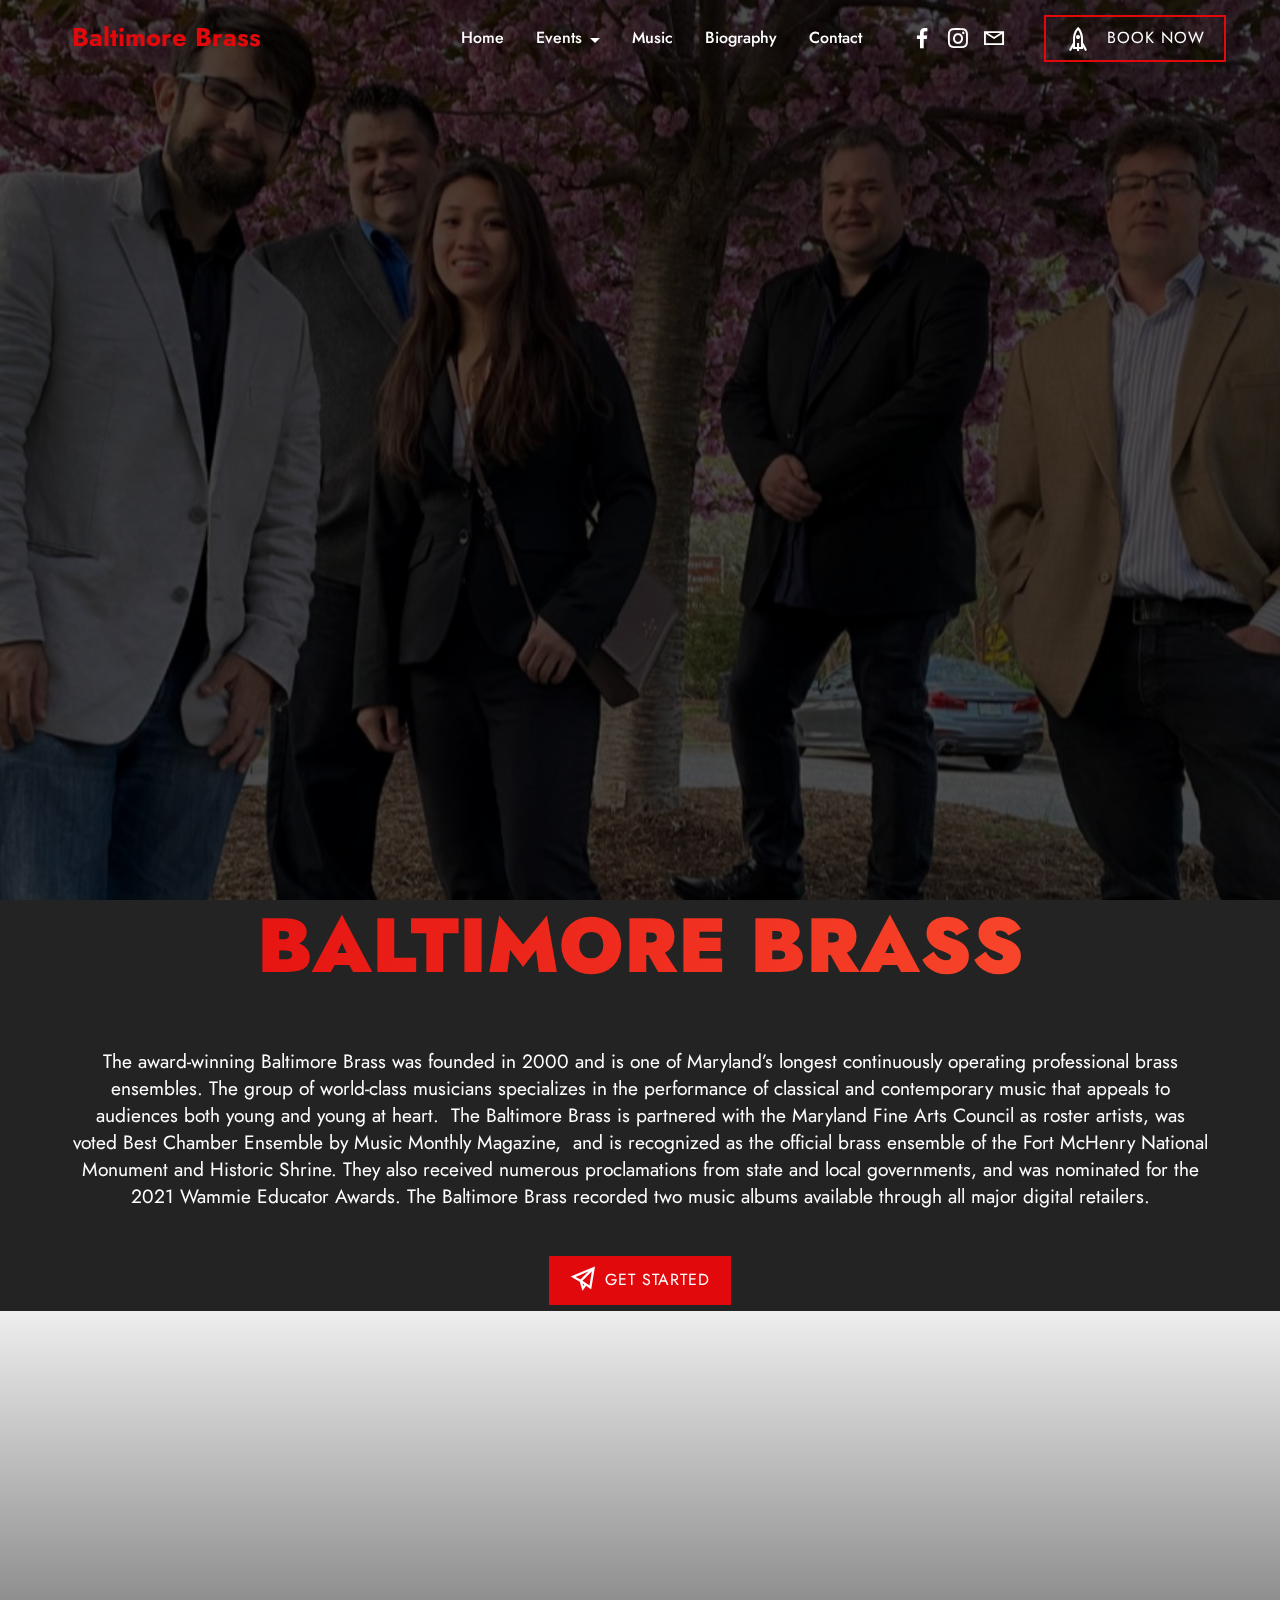
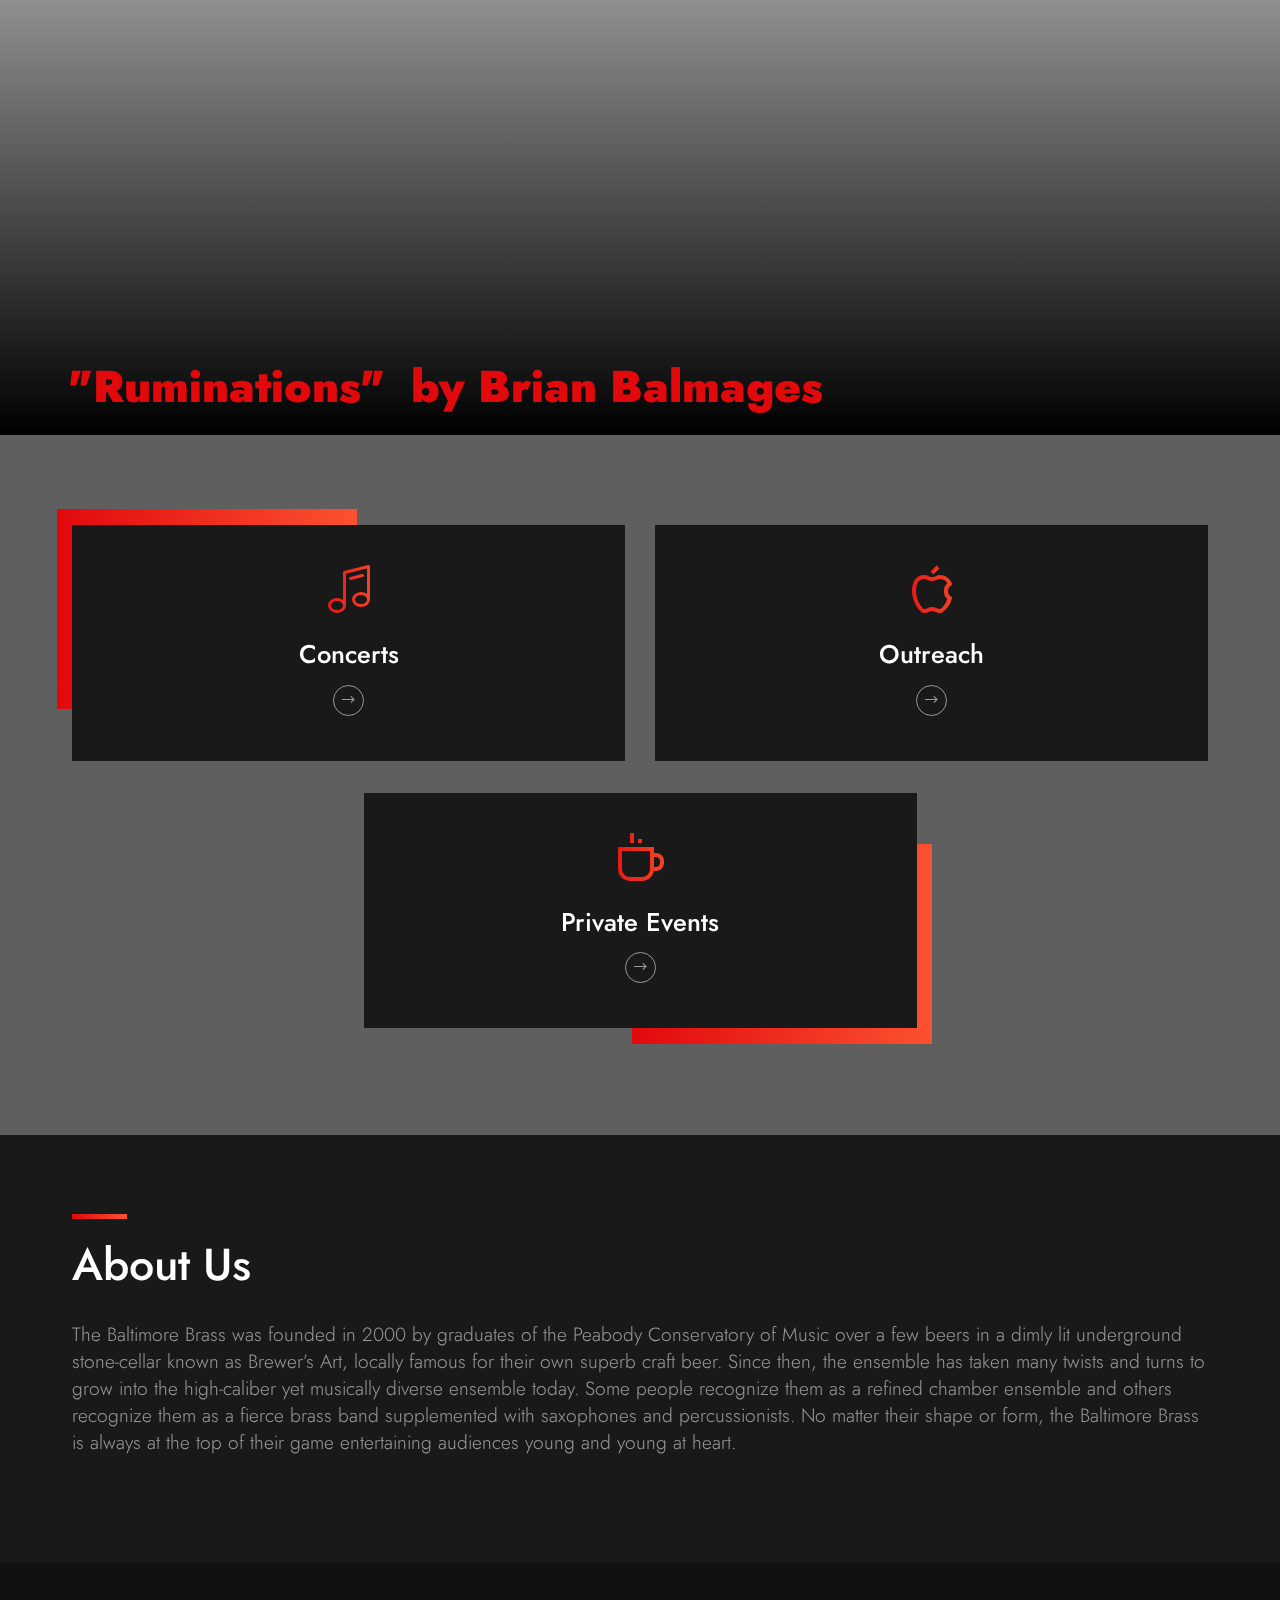
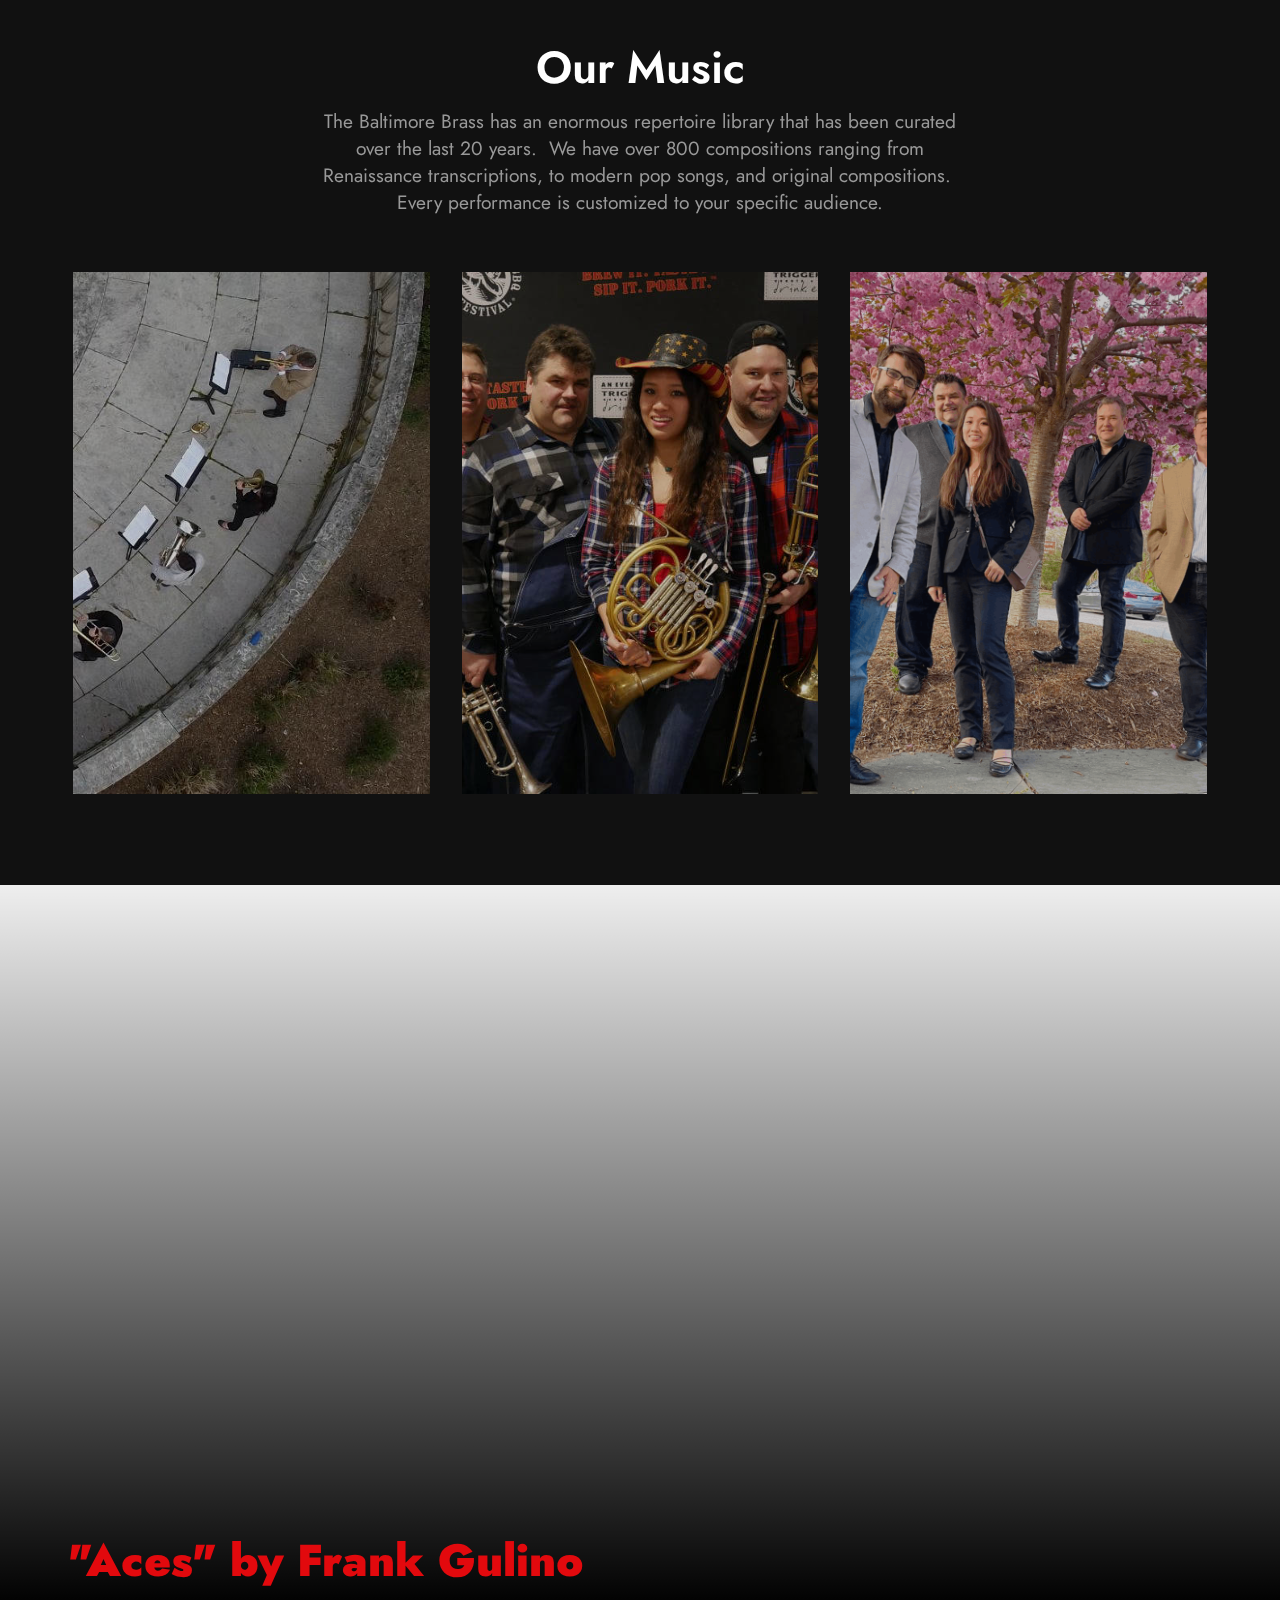
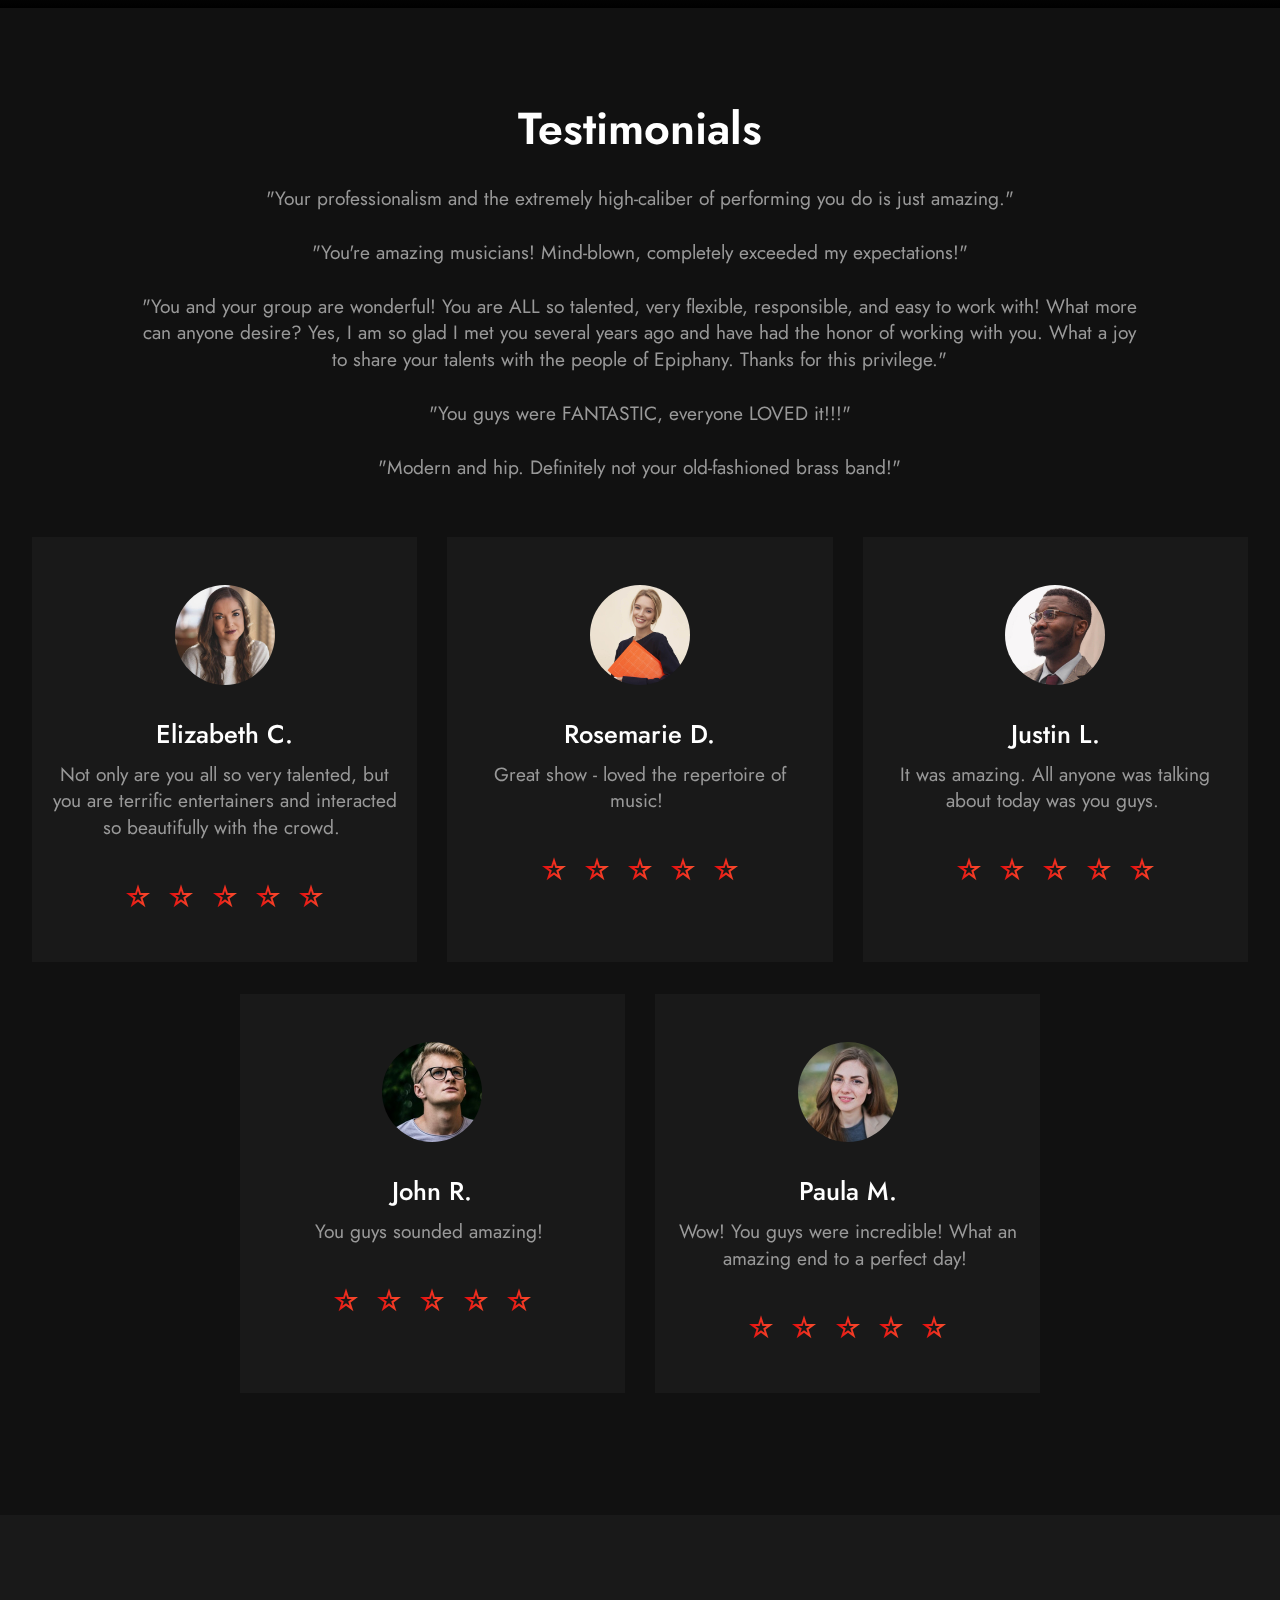
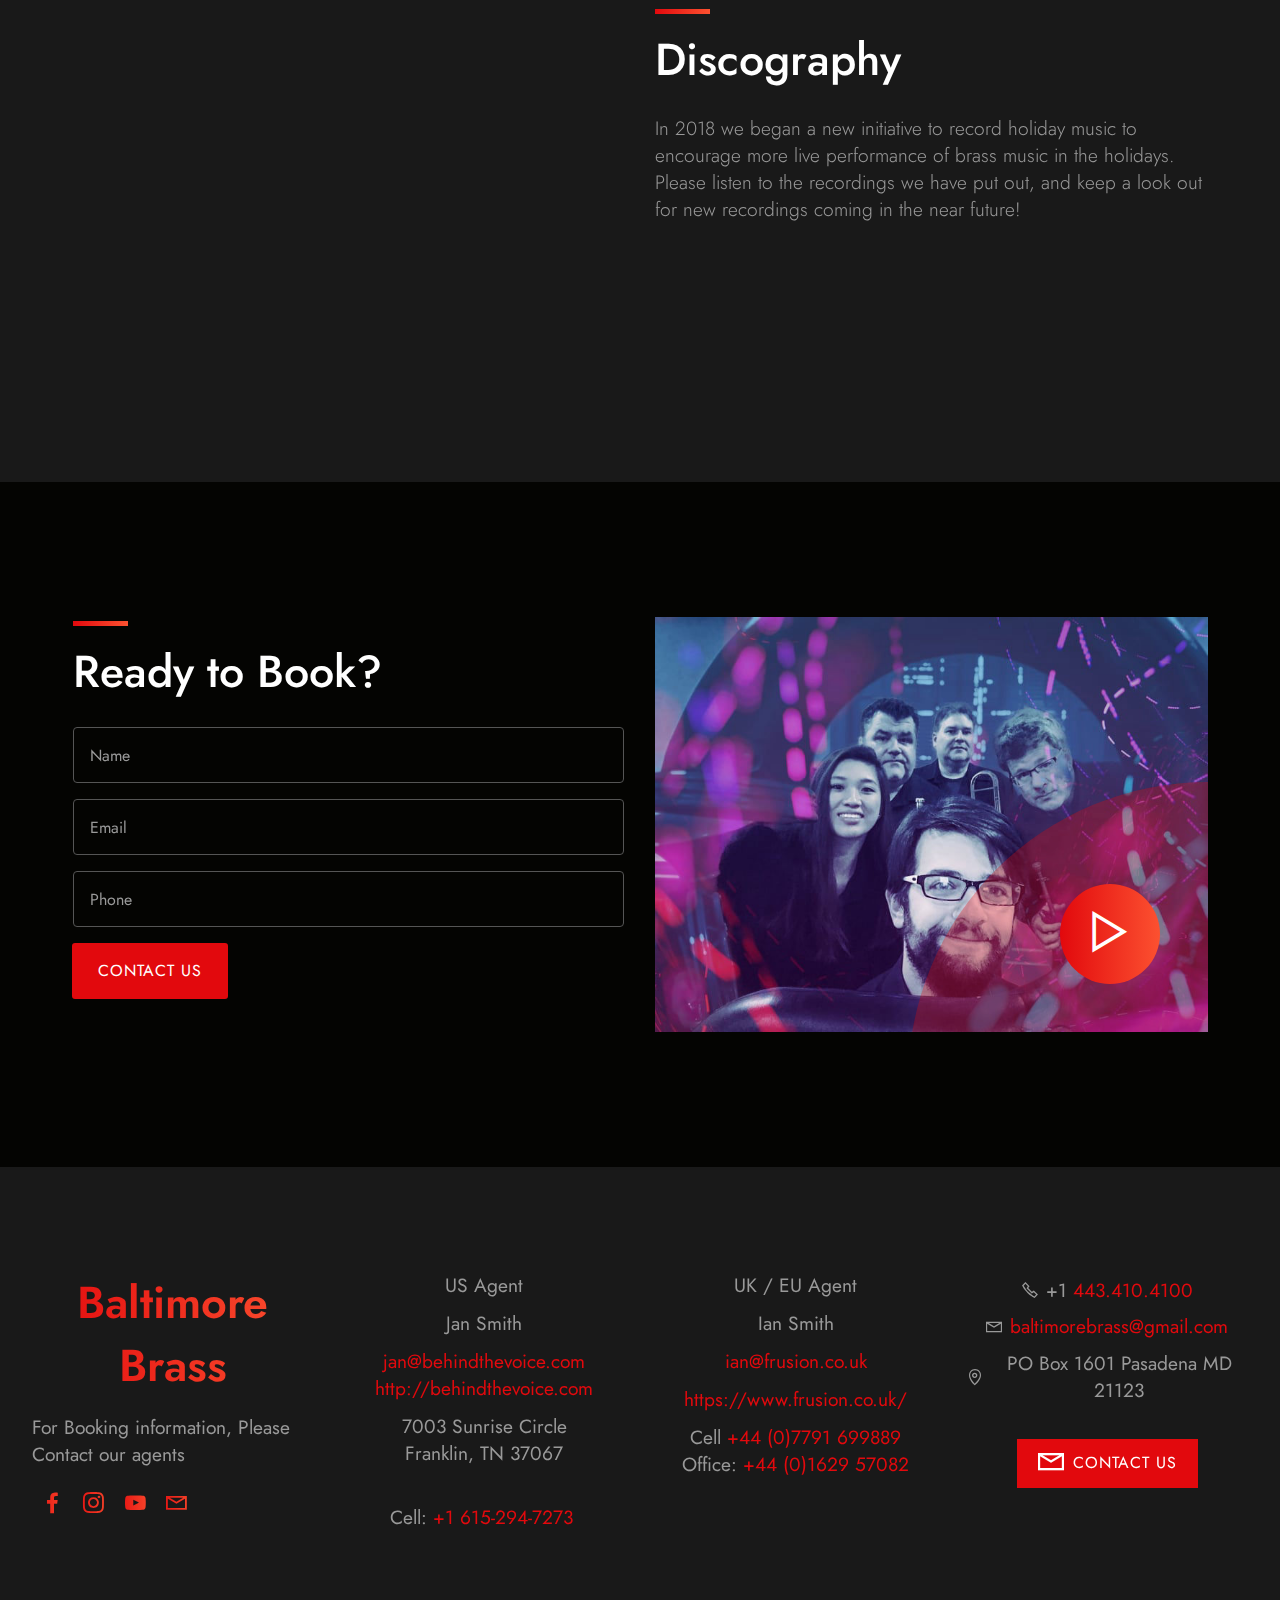
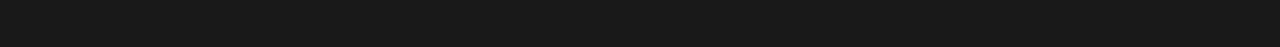
<file: index.html>
<!DOCTYPE html>
<html  >
<head>
  
  <meta charset="UTF-8">
  <meta http-equiv="X-UA-Compatible" content="IE=edge">
  
  <meta name="twitter:card" content="summary_large_image"/>
  <meta name="twitter:image:src" content="assets/images/index-meta.jpg">
  <meta property="og:image" content="assets/images/index-meta.jpg">
  <meta name="twitter:title" content="Baltimore Brass">
  <meta name="viewport" content="width=device-width, initial-scale=1, minimum-scale=1">
  <link rel="shortcut icon" href="assets/images/baltimore-brass-square-no-text-128x128.png" type="image/x-icon">
  <meta name="description" content="The Baltimore Brass was founded in 2000 by graduates of the Peabody Conservatory of Music over a few beers in a dimly lit underground stone-cellar known as Brewer’s Art, locally famous for their own superb craft beer. Since then, the ensemble has taken many twists and turns to grow into the high-caliber yet musically diverse ensemble today. Some people recognize them as a refined chamber ensemble and others recognize them as a fierce brass band supplemented with saxophones and percussionists. No matter their shape or form, the Baltimore Brass is always at the top of their game entertaining audiences young and young at heart.">
  
  
  <title>Baltimore Brass</title>
  <link rel="stylesheet" href="assets/web/assets/mobirise-icons2/mobirise2.css">
  <link rel="stylesheet" href="assets/web/assets/mobirise-icons/mobirise-icons.css">
  <link rel="stylesheet" href="assets/web/assets/mobirise-icons-bold/mobirise-icons-bold.css">
  <link rel="stylesheet" href="assets/tether/tether.min.css">
  <link rel="stylesheet" href="assets/bootstrap/css/bootstrap.min.css">
  <link rel="stylesheet" href="assets/bootstrap/css/bootstrap-grid.min.css">
  <link rel="stylesheet" href="assets/bootstrap/css/bootstrap-reboot.min.css">
  <link rel="stylesheet" href="assets/dropdown/css/style.css">
  <link rel="stylesheet" href="assets/formstyler/jquery.formstyler.css">
  <link rel="stylesheet" href="assets/formstyler/jquery.formstyler.theme.css">
  <link rel="stylesheet" href="assets/datepicker/jquery.datetimepicker.min.css">
  <link rel="stylesheet" href="assets/socicon/css/styles.css">
  <link rel="stylesheet" href="assets/theme/css/style.css">
  <link rel="preload" href="https://fonts.googleapis.com/css?family=Jost:100,200,300,400,500,600,700,800,900,100i,200i,300i,400i,500i,600i,700i,800i,900i&display=swap" as="style" onload="this.onload=null;this.rel='stylesheet'">
  <noscript><link rel="stylesheet" href="https://fonts.googleapis.com/css?family=Jost:100,200,300,400,500,600,700,800,900,100i,200i,300i,400i,500i,600i,700i,800i,900i&display=swap"></noscript>
  <link rel="preload" as="style" href="assets/mobirise/css/mbr-additional.css"><link rel="stylesheet" href="assets/mobirise/css/mbr-additional.css" type="text/css">
  
  
  
  
</head>
<body>
  
  <section class="menu menu1 solutionm4_menu1 cid-sJTJym4W0x" once="menu" id="menu1-8">
    
    <nav class="navbar navbar-dropdown navbar-fixed-top navbar-expand-lg">
        <div class="container">
            <div class="navbar-brand">
                
                <span class="navbar-caption-wrap"><a class="navbar-caption text-primary display-5" href="mailto:baltimorebrass@gmail.com">Baltimore Brass</a></span>
            </div>
            <button class="navbar-toggler" type="button" data-toggle="collapse" data-target="#navbarSupportedContent" aria-controls="navbarNavAltMarkup" aria-expanded="false" aria-label="Toggle navigation">
                <div class="hamburger">
                    <span></span>
                    <span></span>
                    <span></span>
                    <span></span>
                </div>
            </button>
            <div class="collapse navbar-collapse" id="navbarSupportedContent">
                <ul class="navbar-nav nav-dropdown" data-app-modern-menu="true"><li class="nav-item">
                        <a class="nav-link link text-white text-primary display-4" href="index.html#top">
                            Home</a>
                    </li>
                    <li class="nav-item dropdown"><a class="nav-link link dropdown-toggle text-white display-4" href="#" aria-expanded="false" data-toggle="dropdown-submenu">Events</a>
                        <div class="dropdown-menu"><a class="dropdown-item text-white text-primary display-4" href="page1.html#header1-e" aria-expanded="false">Concerts</a><a class="dropdown-item text-white text-primary display-4" href="page1.html#header3-g" aria-expanded="false">Outreach</a><a class="dropdown-item text-white text-primary display-4" href="page1.html#header01-i" aria-expanded="false">Private Events</a></div>
                    </li>
                    <li class="nav-item"><a class="nav-link link text-white text-primary display-4" href="index.html#features5-2">Music</a>
                    </li><li class="nav-item"><a class="nav-link link text-white text-primary display-4" href="index.html#content1-3">Biography</a></li>

                    
                    <li class="nav-item"><a class="nav-link link text-white text-primary display-4" href="index.html#form2-b">Contact</a></li></ul>
                <div class="icons-menu">
                    <a href="https://www.facebook.com/BaltimoreBrass" target="_blank">
                        <span class="p-2 mbr-iconfont socicon-facebook socicon"></span>
                    </a>
                    <a href="https://www.instagram.com/baltimorebrassquintet" target="_blank">
                        <span class="p-2 mbr-iconfont socicon-instagram socicon"></span>
                    </a>
                    <a href="mailto:baltimorebrass@gmail.com">
                        <span class="p-2 mbr-iconfont mobi-mbri-letter mobi-mbri"></span>
                    </a>
                    
                    
                    
                </div>
                <div class="navbar-buttons mbr-section-btn"><a class="btn btn-sm btn-primary-outline display-4" href="mailto:baltimorebrass@gmail.com"><span class="mobi-mbri mobi-mbri-rocket mbr-iconfont mbr-iconfont-btn"></span>BOOK NOW</a></div>
            </div>
        </div>
    </nav>
</section>

<section class="header1 solutionm4_header1 cid-sKpNgvq1Y7 mbr-fullscreen mbr-parallax-background" id="header1-a">
    
    <div class="mbr-overlay" style="opacity: 0.7; background-color: rgb(0, 0, 0);"></div>
    <div class="container align-center">
        <div class="row justify-content-center">
            <div class="mbr-white col-md-12 col-lg-12">
                
                
                
                
            </div>
        </div>
    </div>
</section>

<section class="header1 solutionm4_header1 cid-sKpMSIQjpl" id="header1-9">
    
    
    <div class="container align-center">
        <div class="row justify-content-center">
            <div class="mbr-white col-md-12 col-lg-12">
                
                <h1 class="mbr-section-title mbr-white pb-5 mbr-fonts-style display-1"><strong>BALTIMORE BRASS</strong></h1>
                <p class="mbr-text pb-4 mbr-white mbr-regular mbr-fonts-style display-7">The award-winning Baltimore Brass was founded in 2000 and is one of Maryland’s longest continuously operating professional brass ensembles. The group of world-class musicians specializes in the performance of classical and contemporary music that appeals to audiences both young and young at heart.&nbsp;&nbsp;The Baltimore Brass is partnered with the Maryland Fine Arts Council as roster artists, was voted Best Chamber Ensemble by Music Monthly Magazine,&nbsp; and is recognized as the official brass ensemble of the Fort McHenry National Monument and Historic Shrine. They also received numerous proclamations from state and local governments, and was nominated for the 2021 Wammie Educator Awards. The Baltimore Brass recorded two music albums available through all major digital retailers.<br></p>
                <div class="mbr-section-btn"><a class="btn btn-sm btn-primary display-4" href="mailto:baltimorebrass@gmail.com"><span class="mobi-mbri mobi-mbri-paper-plane mbr-iconfont mbr-iconfont-btn"></span>GET STARTED</a></div>
            </div>
        </div>
    </div>
</section>

<section class="image1 solutionm4_image1 cid-sOuT8fIZXH" data-bg-video="https://www.youtube.com/watch?v=gaKmrELFNt0" id="image1-k">
    
    <div class="mbr-overlay" style="opacity: 1; background-color: rgb(0, 0, 0);"></div>
    <div class="container-fluid align-center">
        <div class="row justify-content-center">
            <div class="mbr-white col-md-12 col-lg-11">
                <h2 class="mbr-section-title mbr-white align-left pb-2 mbr-fonts-style display-2"><strong>"Ruminations"&nbsp; by Brian Balmages</strong></h2>
                
            </div>
        </div>
    </div>
</section>

<section class="features4 solutionm4_features4 cid-sJTJpjNUqu mbr-parallax-background" id="features4-1">

    

    <div class="mbr-overlay" style="opacity: 0.6; background-color: rgb(0, 0, 0);">
    </div>
    <div class="container mbr-white">
        <div class="row justify-content-center">
            <div class="card first col-12 col-md-6">
                <div class="card-wrapper align-center">
                    <div class="img-wrapper">
                        <a href="page1.html#header1-e"><span class="mbr-iconfont mbrib-music"></span></a>
                    </div>
                    <div class="card-box align-center">

                        <h4 class="mbr-section-title pb-2 mbr-semibold mbr-fonts-style display-5">Concerts</h4>
                        

                        <div class="link-wrapper">
                            <a href="page1.html#header1-e"><span class="mbr-iconfont mobi-mbri-right mobi-mbri"></span></a>
                        </div>
                    </div>
                </div>
            </div>
            <div class="card col-12 col-md-6">
                <div class="card-wrapper align-center">
                    <div class="img-wrapper">
                        <a href="page1.html#header3-g"><span class="mbr-iconfont mobi-mbri-apple mobi-mbri"></span></a>
                    </div>
                    <div class="card-box align-center">

                        <h4 class="mbr-section-title pb-2 mbr-semibold mbr-fonts-style display-5">Outreach</h4>
                        

                        <div class="link-wrapper">
                            <a href="page1.html#header3-g"><span class="mbr-iconfont mobi-mbri-right mobi-mbri"></span></a>
                        </div>
                    </div>
                </div>
            </div>
            
            
            
            <div class="card last col-12 col-md-6">
                <div class="card-wrapper align-center">
                    <div class="img-wrapper">
                        <a href="page1.html#header01-i"><span class="mbr-iconfont mobi-mbri-hot-cup mobi-mbri"></span></a>
                    </div>
                    <div class="card-box align-center">

                        <h4 class="mbr-section-title pb-2 mbr-semibold mbr-fonts-style display-5">Private Events</h4>
                        

                        <div class="link-wrapper">
                            <a href="page1.html#header01-i"><span class="mbr-iconfont mobi-mbri-right mobi-mbri"></span></a>
                        </div>
                    </div>
                </div>
            </div>
        </div>
    </div>
</section>

<section class="content1 solutionm4_content1 cid-sJTJqlLimR" id="content1-3">
    
    
    <div class="container">
        <div class="row justify-content-center">
            <div class="col-lg-12 col-md-12 md-pb">
                <div class="title-wrapper align-left">
                    <div class="line"></div>
                    <h3 class="mbr-section-title mbr-white mbr-semibold pb-3 mbr-fonts-style display-2">About Us</h3>
                    <p class="mbr-text pb-3 mbr-white mbr-light mbr-fonts-style display-7">The Baltimore Brass was founded in 2000 by graduates of the Peabody Conservatory of Music over a few beers in a dimly lit underground stone-cellar known as Brewer’s Art, locally famous for their own superb craft beer. Since then, the ensemble has taken many twists and turns to grow into the high-caliber yet musically diverse ensemble today. Some people recognize them as a refined chamber ensemble and others recognize them as a fierce brass band supplemented with saxophones and percussionists. No matter their shape or form, the Baltimore Brass is always at the top of their game entertaining audiences young and young at heart.<br></p>
                </div>
            </div>
        </div>
    </div>
</section>

<section class="features5 solutionm4_features5 cid-sJTJpZCoED" id="features5-2">
    
    
    <div class="container">
        <div class="row">
            <div class="col-12 col-md-12 col-lg-7 pb-4">
                <h4 class="main-subtitle align-center mbr-bold mbr-black mbr-fonts-style display-2">Our Music</h4>
                <p class="mbr-section-text align-center mbr-regular mbr-black mbr-fonts-style display-7">The Baltimore Brass has an enormous repertoire library that has been curated over the last 20 years.&nbsp; We have over 800 compositions ranging from Renaissance transcriptions, to modern pop songs, and original compositions.&nbsp; Every performance is customized to your specific audience.</p>

            </div>
        </div>
        <div class="row">
            <div class="card p-3 col-12 col-md-6 col-lg-4">
                <div class="card-wrapper card1">
                    <div class="card-box">
                        <h4 class="card-title align-center mbr-bold pb-4 mbr-white mbr-fonts-style display-5">
                            Classical&nbsp;</h4>
                        <p class="mbr-text align-center pt-3 mbr-white mbr-regular mbr-fonts-style display-7">
                            We perform "classical" music from the 1500-present.&nbsp; We have an extensive library of arrangements that is unmatched in the world.</p>
                    </div>
                </div>
            </div>
            <div class="card p-3 col-12 col-md-6 col-lg-4">
                <div class="card-wrapper card2">
                    <div class="card-box">
                        <h4 class="card-title align-center mbr-bold pb-4 mbr-white mbr-fonts-style display-5">
                            Pop / Covers</h4>
                        <p class="mbr-text align-center pt-3 mbr-white mbr-regular mbr-fonts-style display-7">&nbsp;Jazz, Funk, Motown, Metal, Movie Soundtracks, Oldies, Hip-hop, Rock, EDM. You name it, we have probably already played in concert.&nbsp; If we haven't we will make it happen!</p>
                    </div>
                </div>
            </div>
            <div class="card p-3 col-12 col-md-6 col-lg-4">
                <div class="card-wrapper card3">
                    <div class="card-box">
                        <h4 class="card-title align-center mbr-bold pb-4 mbr-white mbr-fonts-style display-5">
                            Original Compositions</h4>
                        <p class="mbr-text align-center pt-3 mbr-white mbr-regular mbr-fonts-style display-7">
                            The Baltimore Brass has been honored by several composers by premiering original Brass Quintet pieces.</p>
                    </div>
                </div>
            </div>
        </div>
    </div>
</section>

<section class="image1 solutionm4_image1 cid-sOuTzvW1UM" data-bg-video="https://www.youtube.com/embed/wJmf63-HeGc?rel=0&amp;showinfo=0&amp;autoplay=0&amp;loop=0" id="image1-l">
    
    <div class="mbr-overlay" style="opacity: 1; background-color: rgb(0, 0, 0);"></div>
    <div class="container-fluid align-center">
        <div class="row justify-content-center">
            <div class="mbr-white col-md-12 col-lg-11">
                <h2 class="mbr-section-title mbr-white align-left pb-2 mbr-fonts-style display-2"><strong>"Aces" by Frank Gulino</strong></h2>
                
            </div>
        </div>
    </div>
</section>

<section class="testimonials1 solutionm4_testimonials1 cid-sJTJtdAMBF" id="testimonials1-5">
    

    
    <div class="container-fluid mbr-white">
        <div class="row justify-content-center">
            <div class="col-12 col-md-12 col-lg-10 pb-5">
                <h4 class="main-title align-center pb-3 mbr-bold mbr-black mbr-fonts-style display-2">Testimonials</h4>
                <h5 class="main-subtitle align-center mbr-regular mbr-black mbr-fonts-style display-7">"Your professionalism and the extremely high-caliber of performing you do is just amazing."<br><br>
<div>
</div><div>"You're amazing musicians! Mind-blown, completely exceeded my expectations!"</div><br><div>
</div><div>"You and your group are wonderful! You are ALL so talented, very flexible, responsible, and easy to work with! What more can anyone desire? Yes, I am so glad I met you several years ago and have had the honor of working with you. What a joy to share your talents with the people of Epiphany. Thanks for this privilege."</div><br><div>
</div><div>"You guys were FANTASTIC, everyone LOVED it!!!"</div><br><div>
</div><div>"Modern and hip. Definitely not your old-fashioned brass band!"</div><div>
</div><div>
</div><div>
</div></h5>
            </div>
        </div>
        <div class="row justify-content-center">
            <div class="card col-12 col-md-6 col-lg-4">
                <div class="card-wrapper align-center">
                    <div class="img-wrapper">
                        <img src="assets/images/face1.jpg" alt="">
                    </div>
                    <div class="card-box ">
                        <h3 class="mbr-subtitle mbr-semibold mbr-fonts-style display-5">Elizabeth C.</h3>
                        <h4 class="card-title mbr-regular mbr-black mbr-fonts-style display-7">Not only are you all so very talented, but you are terrific entertainers and interacted so beautifully with the crowd.&nbsp;</h4>
                    </div>
                    <div class="text-wrap">
                        <div class="icon-wrapper">
                            <span class="link-icon mobi-mbri-star mobi-mbri"></span>
                        </div>
                        <div class="icon-wrapper">
                            <span class="link-icon mobi-mbri-star mobi-mbri"></span>
                        </div>
                        <div class="icon-wrapper">
                            <span class="link-icon mobi-mbri-star mobi-mbri"></span>
                        </div>
                        <div class="icon-wrapper">
                            <span class="link-icon mobi-mbri-star mobi-mbri"></span>
                        </div>
                        <div class="icon-wrapper">
                            <span class="link-icon mobi-mbri-star mobi-mbri"></span>
                        </div>
                    </div>
                </div>
            </div>
            <div class="card col-12 col-md-6 col-lg-4">
                <div class="card-wrapper align-center">
                    <div class="img-wrapper">
                        <img src="assets/images/face2.jpg" alt="">
                    </div>
                    <div class="card-box ">
                        <h3 class="mbr-subtitle mbr-semibold mbr-fonts-style display-5">Rosemarie D.</h3>
                        <h4 class="card-title mbr-regular mbr-black mbr-fonts-style display-7">Great show - loved the repertoire of music!&nbsp;</h4>
                    </div>
                    <div class="text-wrap">

                        <div class="icon-wrapper">
                            <span class="link-icon mobi-mbri-star mobi-mbri"></span>
                        </div>
                        <div class="icon-wrapper">
                            <span class="link-icon mobi-mbri-star mobi-mbri"></span>
                        </div>
                        <div class="icon-wrapper">
                            <span class="link-icon mobi-mbri-star mobi-mbri"></span>
                        </div>
                        <div class="icon-wrapper">
                            <span class="link-icon mobi-mbri-star mobi-mbri"></span>
                        </div>
                        <div class="icon-wrapper">
                            <span class="link-icon mobi-mbri-star mobi-mbri"></span>
                        </div>
                    </div>
                </div>
            </div>
            <div class="card col-12 col-md-6 col-lg-4">
                <div class="card-wrapper align-center">
                    <div class="img-wrapper">
                        <img src="assets/images/face3.jpg" alt="">
                    </div>
                    <div class="card-box ">
                        <h3 class="mbr-subtitle mbr-semibold mbr-fonts-style display-5">Justin L.</h3>
                        <h4 class="card-title mbr-regular mbr-black mbr-fonts-style display-7">It was amazing. All anyone was talking about today was you guys.&nbsp;</h4>
                    </div>
                    <div class="text-wrap">

                        <div class="icon-wrapper">
                            <span class="link-icon mobi-mbri-star mobi-mbri"></span>
                        </div>
                        <div class="icon-wrapper">
                            <span class="link-icon mobi-mbri-star mobi-mbri"></span>
                        </div>
                        <div class="icon-wrapper">
                            <span class="link-icon mobi-mbri-star mobi-mbri"></span>
                        </div>
                        <div class="icon-wrapper">
                            <span class="link-icon mobi-mbri-star mobi-mbri"></span>
                        </div>
                        <div class="icon-wrapper">
                            <span class="link-icon mobi-mbri-star mobi-mbri"></span>
                        </div>
                    </div>
                </div>
            </div>
            <div class="card col-12 col-md-6 col-lg-4">
                <div class="card-wrapper align-center">
                    <div class="img-wrapper">
                        <img src="assets/images/face4.jpg" alt="">
                    </div>
                    <div class="card-box ">
                        <h3 class="mbr-subtitle mbr-semibold mbr-fonts-style display-5">John R.</h3>
                        <h4 class="card-title mbr-regular mbr-black mbr-fonts-style display-7">You guys sounded amazing!&nbsp;</h4>
                    </div>
                    <div class="text-wrap">
                        <div class="icon-wrapper">
                            <span class="link-icon mobi-mbri-star mobi-mbri"></span>
                        </div>
                        <div class="icon-wrapper">
                            <span class="link-icon mobi-mbri-star mobi-mbri"></span>
                        </div>
                        <div class="icon-wrapper">
                            <span class="link-icon mobi-mbri-star mobi-mbri"></span>
                        </div>
                        <div class="icon-wrapper">
                            <span class="link-icon mobi-mbri-star mobi-mbri"></span>
                        </div>
                        <div class="icon-wrapper">
                            <span class="link-icon mobi-mbri-star mobi-mbri"></span>
                        </div>
                    </div>
                </div>
            </div>
            <div class="card col-12 col-md-6 col-lg-4">
                <div class="card-wrapper align-center">
                    <div class="img-wrapper">
                        <img src="assets/images/face5.jpg" alt="">
                    </div>
                    <div class="card-box ">
                        <h3 class="mbr-subtitle mbr-semibold mbr-fonts-style display-5">Paula M.</h3>
                        <h4 class="card-title mbr-regular mbr-black mbr-fonts-style display-7">Wow! You guys were incredible! What an amazing end to a perfect day!&nbsp;</h4>
                    </div>
                    <div class="text-wrap">

                        <div class="icon-wrapper">
                            <span class="link-icon mobi-mbri-star mobi-mbri"></span>
                        </div>
                        <div class="icon-wrapper">
                            <span class="link-icon mobi-mbri-star mobi-mbri"></span>
                        </div>
                        <div class="icon-wrapper">
                            <span class="link-icon mobi-mbri-star mobi-mbri"></span>
                        </div>
                        <div class="icon-wrapper">
                            <span class="link-icon mobi-mbri-star mobi-mbri"></span>
                        </div>
                        <div class="icon-wrapper">
                            <span class="link-icon mobi-mbri-star mobi-mbri"></span>
                        </div>
                    </div>
                </div>
            </div>
        </div>
    </div>
</section>

<section class="content2 solutionm4_content2 cid-sS0HlNngzK" id="content2-u">
    
    
    <div class="container">
        <div class="row justify-content-center">
            <div class="col-lg-6 col-md-12 md-pb">
                <iframe src="https://open.spotify.com/embed/artist/29q7yENV5kwn8ihWZyi6qE" width="300" height="380" frameborder="0" allowtransparency="true" allow="encrypted-media"></iframe>
            </div>

            <div class="col-lg-6 col-md-12 md-pb">
                <div class="title-wrapper align-left">
                    <div class="line"></div>
                    <h3 class="mbr-section-title mbr-white mbr-semibold pb-3 mbr-fonts-style display-2">Discography</h3>
                    <p class="mbr-text pb-3 mbr-white mbr-light mbr-fonts-style display-7">In 2018 we began a new initiative to record holiday music to encourage more live performance of brass music in the holidays.&nbsp; Please listen to the recordings we have put out, and keep a look out for new recordings coming in the near future!<br>
                    </p>
                </div>
            </div>
        </div>
    </div>
</section>

<section class="form2 solutionm4_form2 cid-sKpWyIF6GZ" id="form2-b">
    
    
    <div class="container">
        <div class="row jc-sb">
            <div class="col-lg-6 img-col col-md-12 md-pb">
                <div class="img-wrapper">
                    <div class="mbr-media show-modal align-center" data-modal=".modalWindow">
                        <div class="icon-wrap">
                            <a href="https://www.youtube.com/watch?v=gaKmrELFNt0"><span class="mbr-iconfont mobi-mbri-play mobi-mbri"></span></a>
                        </div>
                    </div>
                    <img src="assets/images/227084841-1010370509717817-4113858050683342204-n-768x577.jpg" alt="">
                </div>
            </div>
            <div class="col-lg-6 content col-md-12 md-pb">
                <div class="title-wrapper align-left">
                    <div class="line"></div>
                    <h3 class="mbr-section-title mbr-white mbr-semibold pb-3 mbr-fonts-style display-2">Ready to Book?</h3>
                    
                </div>
                <div class="mbr-form" data-form-type="formoid">
                    <!--Formbuilder Form-->
                    <form action="https://mobirise.eu/" method="POST" class="mbr-form form-with-styler" data-form-title="Form Name"><input type="hidden" name="email" data-form-email="true" value="7cOVm/uihRmtv8dcOcUjKhP6Wved1ML06cJ8WWUe0Vglv6dzCuXj2Amqf40wEdMKbS2GYGH8/Y5u+/Utq/2ObujdTKNBkwqdL4lGa2t8pnlQ19gf2CA9hg+/RNBnsoXh.6NuEKrqSFOH5N2fGWNHyNqReHT/decPQkt16j53S99K7zkc8dNSb+J0QbsxWKJyZ55Ya/EoSMIB7E/KwtTPe+EgPBZa7CCMr1ziXJuhDE3QcTo4ve08EzoC3Ol9SqWQn">
                        <div class="form-row">
                            <div hidden="hidden" data-form-alert="" class="alert alert-success col-12">Thanks for filling
                                out the form!</div>
                            <div hidden="hidden" data-form-alert-danger="" class="alert alert-danger col-12">Oops...! some
                                problem!</div>
                        </div>
                        <div class="dragArea form-row">
                            <div class="col-lg-12 col-md-12 col-sm-12 form-group" data-for="name">
                                <input type="text" name="name" placeholder="Name" data-form-field="name" class="form-control display-7" value="" id="name-form2-b">
                            </div>
                            <div class="col-lg-12 col-md-12 col-sm-12 form-group" data-for="email">
                                <input type="email" name="email" placeholder="Email" data-form-field="email" class="form-control display-7" value="" id="email-form2-b">
                            </div>
                            <div data-for="phone" class="col-lg-12 col-md-12 col-sm-12 form-group">
                                <input type="tel" name="phone" placeholder="Phone" data-form-field="phone" class="form-control display-7" pattern="*" value="" id="phone-form2-b">
                            </div>
                            <div class="col-auto mbr-section-btn"><button type="submit" class="btn btn-primary display-4">CONTACT US</button></div>
                        </div>
                    </form>
                    <!--Formbuilder Form-->
                </div>
            </div>
        </div>
        <div class="modalWindow" style="display: none;">
            <div class="modalWindow-container">
                <div class="modalWindow-video-container">
                    <div class="modalWindow-video">
                        <iframe width="100%" height="100%" frameborder="0" allowfullscreen="1" data-src="https://www.youtube.com/watch?v=r0ZQZfCChp4"></iframe>
                    </div>
                    <a class="close" role="button" data-dismiss="modal">
                        <span aria-hidden="true" class="mbri-close mbr-iconfont closeModal"></span>
                        <span class="sr-only">Close</span>
                    </a>
                </div>
            </div>
        </div>
    </div>
</section>

<section class="footer2 solutionm4_footer2 cid-sJTJwXZJMe" once="footers" id="footer2-7">
    
    
    <div class="container">
        <div class="row align-left">
            <div class="col-md-6 col-lg-3">
                <h3 class="title pb-2 align-left mbr-bold mbr-fonts-style display-2">Baltimore Brass</h3>
                <p class="mbr-text align-left mbr-white mbr-regular mbr-fonts-style display-7">For Booking information, Please Contact our agents<br></p>
                <div class="socicon-wrap">
                    <a href="https://www.facebook.com/BaltimoreBrass"><span class="mbr-iconfont socicon-facebook socicon"></span></a>
                    <a href="https://www.instagram.com/baltimorebrassquintet"><span class="mbr-iconfont socicon-instagram socicon"></span></a>
                    <a href="https://www.youtube.com/user/TheBaltimoreBrass"><span class="mbr-iconfont socicon-youtube socicon"></span></a>
                    <a href="mailto:baltimorebrass@gmail.com"><span class="mbr-iconfont mobi-mbri-letter mobi-mbri"></span></a>
                </div>
            </div>
            <div class="col-md-6 col-lg-3">
                <div class="align-wrap">
                    <div class="item-wrap">
                        <div class="icons-wrap pb-2">
                            <p class="icon-title mbr-regular mbr-fonts-style display-7">
                                US Agent<br></p>
                        </div>
                    </div>
                    <div class="item-wrap">
                        <div class="icons-wrap pb-2">
                            <p class="icon-title mbr-regular mbr-fonts-style display-7">Jan Smith</p>
                        </div>
                    </div>
                    <div class="item-wrap">
                        <div class="icons-wrap pb-2">
                            <p class="icon-title mbr-regular mbr-fonts-style display-7"><a href="mailto:jan@behindthevoice.com" class="text-primary">jan@behindthevoice.com</a>
<br><a href="http://behindthevoice.com" class="text-primary" target="_blank">http://behindthevoice.com</a></p>
                        </div>
                    </div>
                    <div class="item-wrap">
                        <div class="icons-wrap pb-2">
                            <p class="icon-title mbr-regular mbr-fonts-style display-7">7003 Sunrise Circle
<br> Franklin, TN 37067
<br><br></p>
                        </div>
                    </div>
                    <div class="item-wrap">
                        <div class="icons-wrap pb-2">
                            <p class="icon-title mbr-regular mbr-fonts-style display-7">Cell: <a href="tel:+1 615-294-7273 " class="text-primary">+1 615-294-7273&nbsp;</a></p>
                        </div>
                    </div>
                </div>
            </div>
            <div class="col-md-6 col-lg-3">
                <div class="align-wrap">
                    <div class="item-wrap">
                        <div class="icons-wrap pb-2">

                            <p class="icon-title mbr-regular mbr-fonts-style display-7">
                                UK / EU Agent<br></p>
                        </div>
                    </div>
                    <div class="item-wrap">
                        <div class="icons-wrap pb-2">
                            <p class="icon-title mbr-regular mbr-fonts-style display-7">Ian Smith</p>
                        </div>
                    </div>
                    <div class="item-wrap">
                        <div class="icons-wrap pb-2">
                            <p class="icon-title mbr-regular mbr-fonts-style display-7"> <a href="mailto:ian@frusion.co.uk" class="text-primary">ian@frusion.co.uk</a><br></p>
                        </div>
                    </div>
                    <div class="item-wrap">
                        <div class="icons-wrap pb-2">
                            <p class="icon-title mbr-regular mbr-fonts-style display-7"><a href="https://www.frusion.co.uk/" class="text-primary" target="_blank">https://www.frusion.co.uk/</a></p>
                        </div>
                    </div>
                    <div class="item-wrap">
                        <div class="icons-wrap pb-2">
                            <p class="icon-title mbr-regular mbr-fonts-style display-7">Cell&nbsp;<a href="tel:+44 (0)7791 699889" class="text-primary">+44 (0)7791 699889</a>
<br>Office: <a href="tel:+44 (0)1629 57082" class="text-primary">+44 (0)1629 57082</a></p>
                        </div>
                    </div>
                </div>
            </div>
            <div class="col-md-6 align-center col-lg-3">

                <div class="list-items pb-4">
                    <div class="item mbr-flex">
                        <span class="item-icon mobi-mbri-phone mobi-mbri"></span>
                        <p class="item-text mbr-regular mbr-white mbr-fonts-style display-7">+​1 <a href="tel:443.410.4100" class="text-primary">443.410.4100</a></p>
                    </div>

                    <div class="item mbr-flex">
                        <span class="item-icon mobi-mbri-letter mobi-mbri"></span>
                        <p class="item-text mbr-regular mbr-white mbr-fonts-style display-7"> <a href="mailto:baltimorebrass@gmail.com" class="text-primary">baltimorebrass@gmail.com</a></p>

                    </div>

                    <div class="item mbr-flex">
                        <span class="item-icon mobi-mbri-map-pin mobi-mbri"></span>
                        <p class="item-text mbr-regular mbr-white mbr-fonts-style display-7">PO Box 1601  Pasadena MD 21123</p>

                    </div>

                    

                    
                </div>
                <div class="mbr-section-btn"><a class="btn btn-sm btn-primary display-4" href="mailto:baltimorebrass@gmail.com"><span class="mobi-mbri mobi-mbri-letter mbr-iconfont mbr-iconfont-btn"></span>CONTACT US</a></div>
            </div>
        </div>
    </div>
</section>


<script src="assets/web/assets/jquery/jquery.min.js"></script>
  <script src="assets/popper/popper.min.js"></script>
  <script src="assets/tether/tether.min.js"></script>
  <script src="assets/bootstrap/js/bootstrap.min.js"></script>
  <script src="assets/smoothscroll/smooth-scroll.js"></script>
  <script src="assets/dropdown/js/nav-dropdown.js"></script>
  <script src="assets/dropdown/js/navbar-dropdown.js"></script>
  <script src="assets/touchswipe/jquery.touch-swipe.min.js"></script>
  <script src="assets/parallax/jarallax.min.js"></script>
  <script src="assets/ytplayer/jquery.mb.ytplayer.min.js"></script>
  <script src="assets/vimeoplayer/jquery.mb.vimeo_player.js"></script>
  <script src="assets/formstyler/jquery.formstyler.js"></script>
  <script src="assets/formstyler/jquery.formstyler.min.js"></script>
  <script src="assets/datepicker/jquery.datetimepicker.full.js"></script>
  <script src="assets/theme/js/script.js"></script>
  <script src="assets/formoid/formoid.min.js"></script>
  
  
  
</body>
</html>
</file>
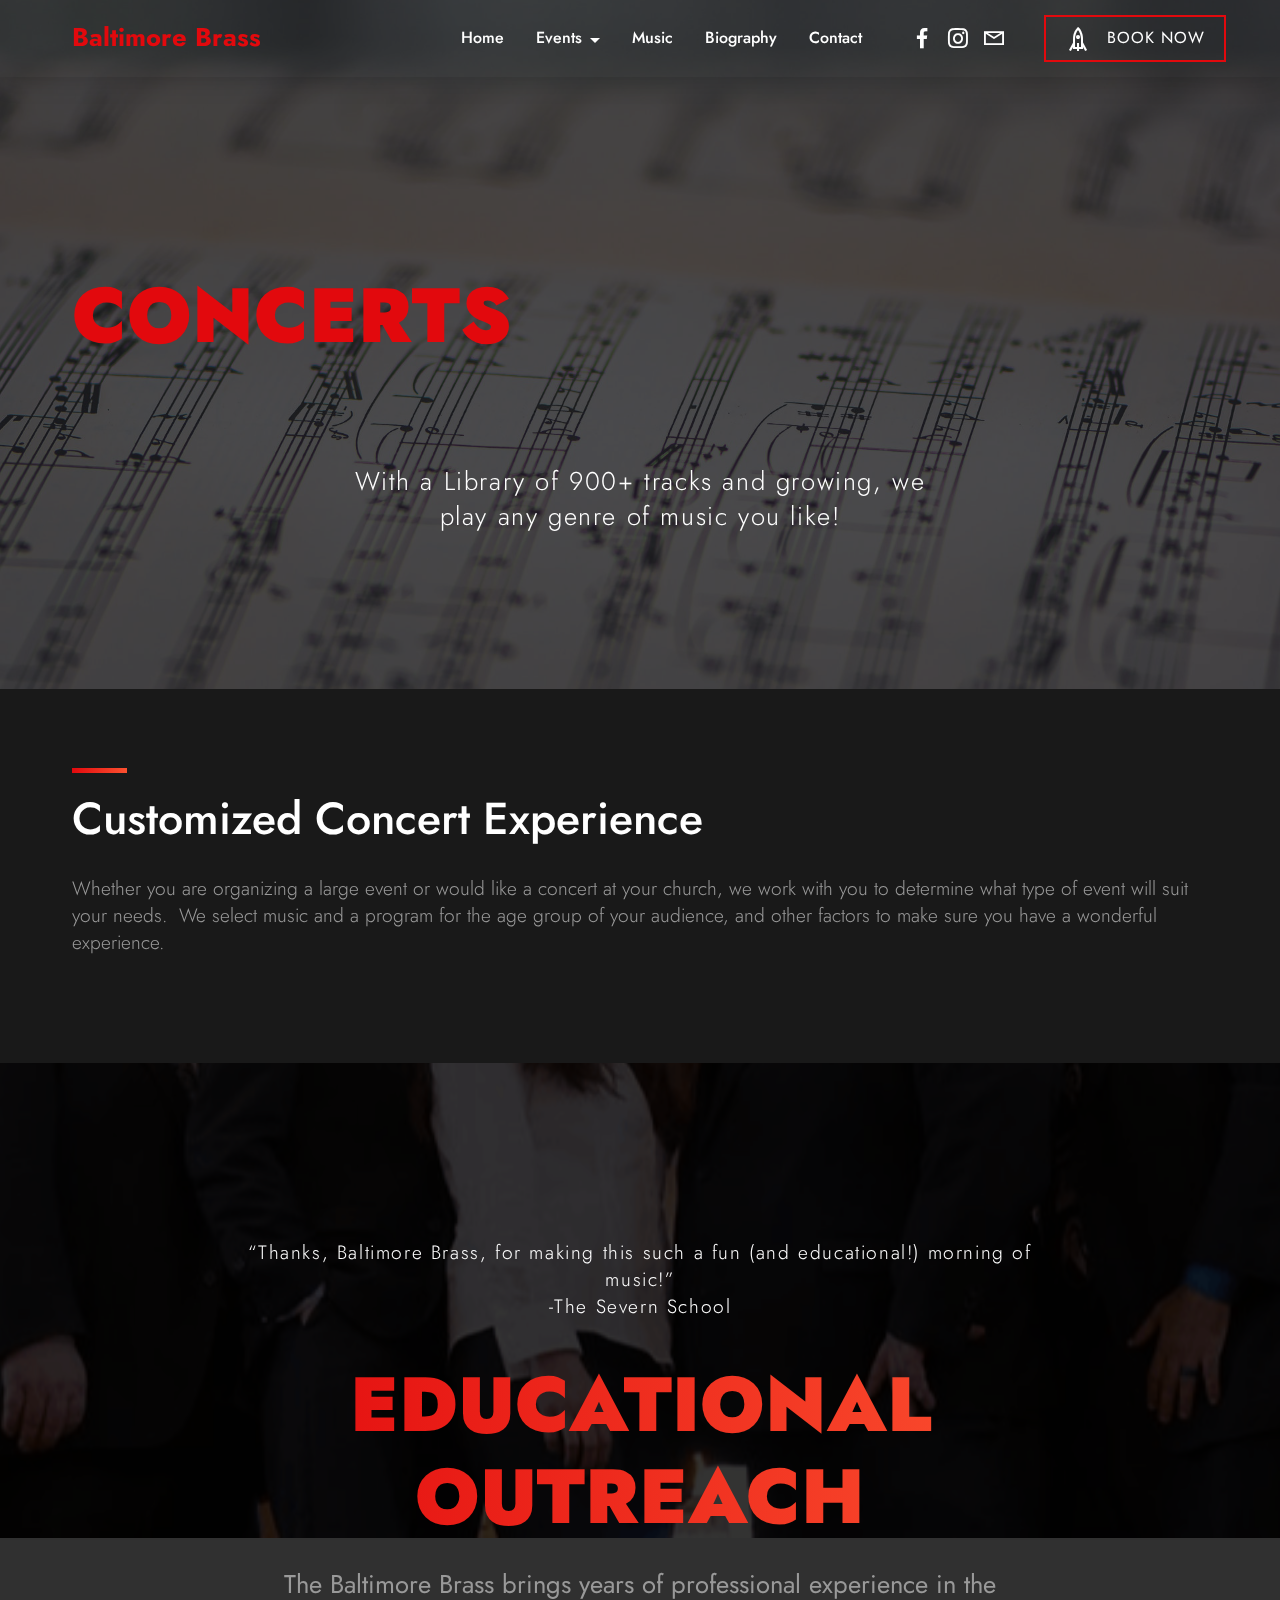
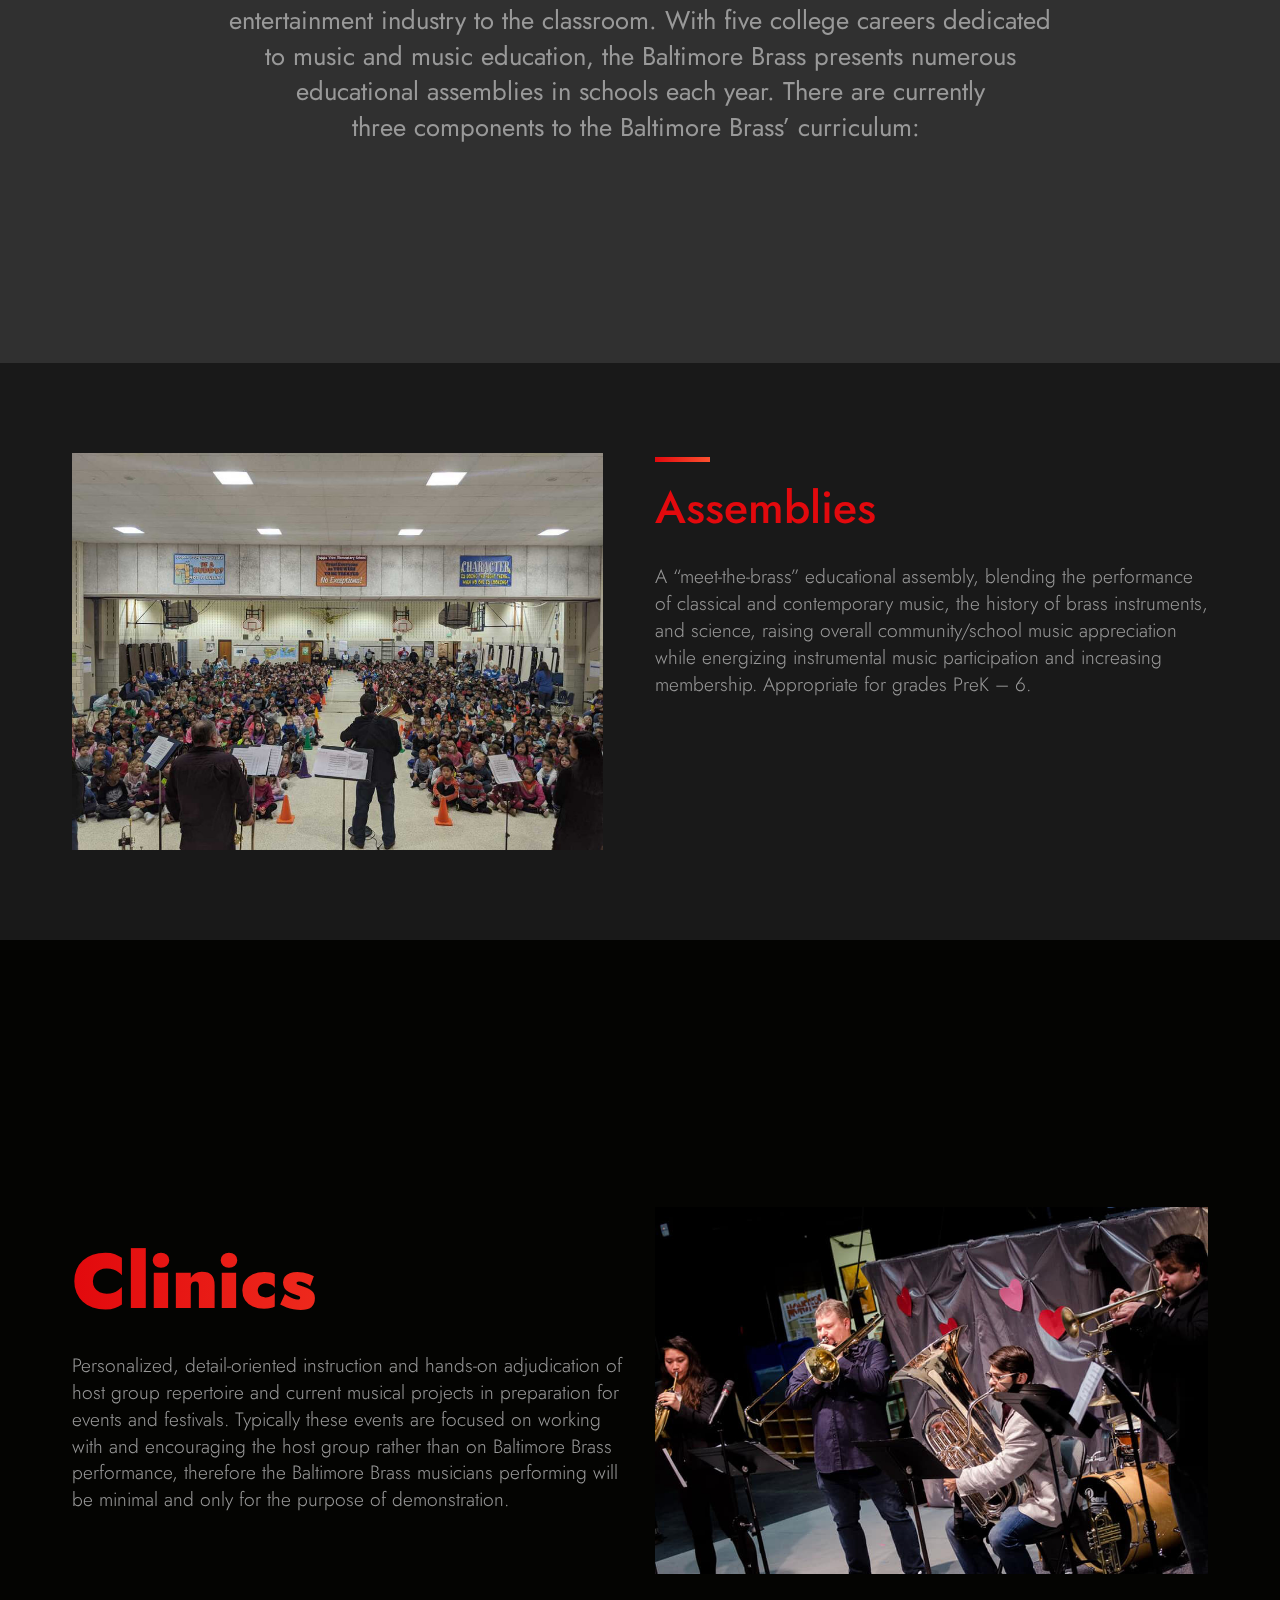
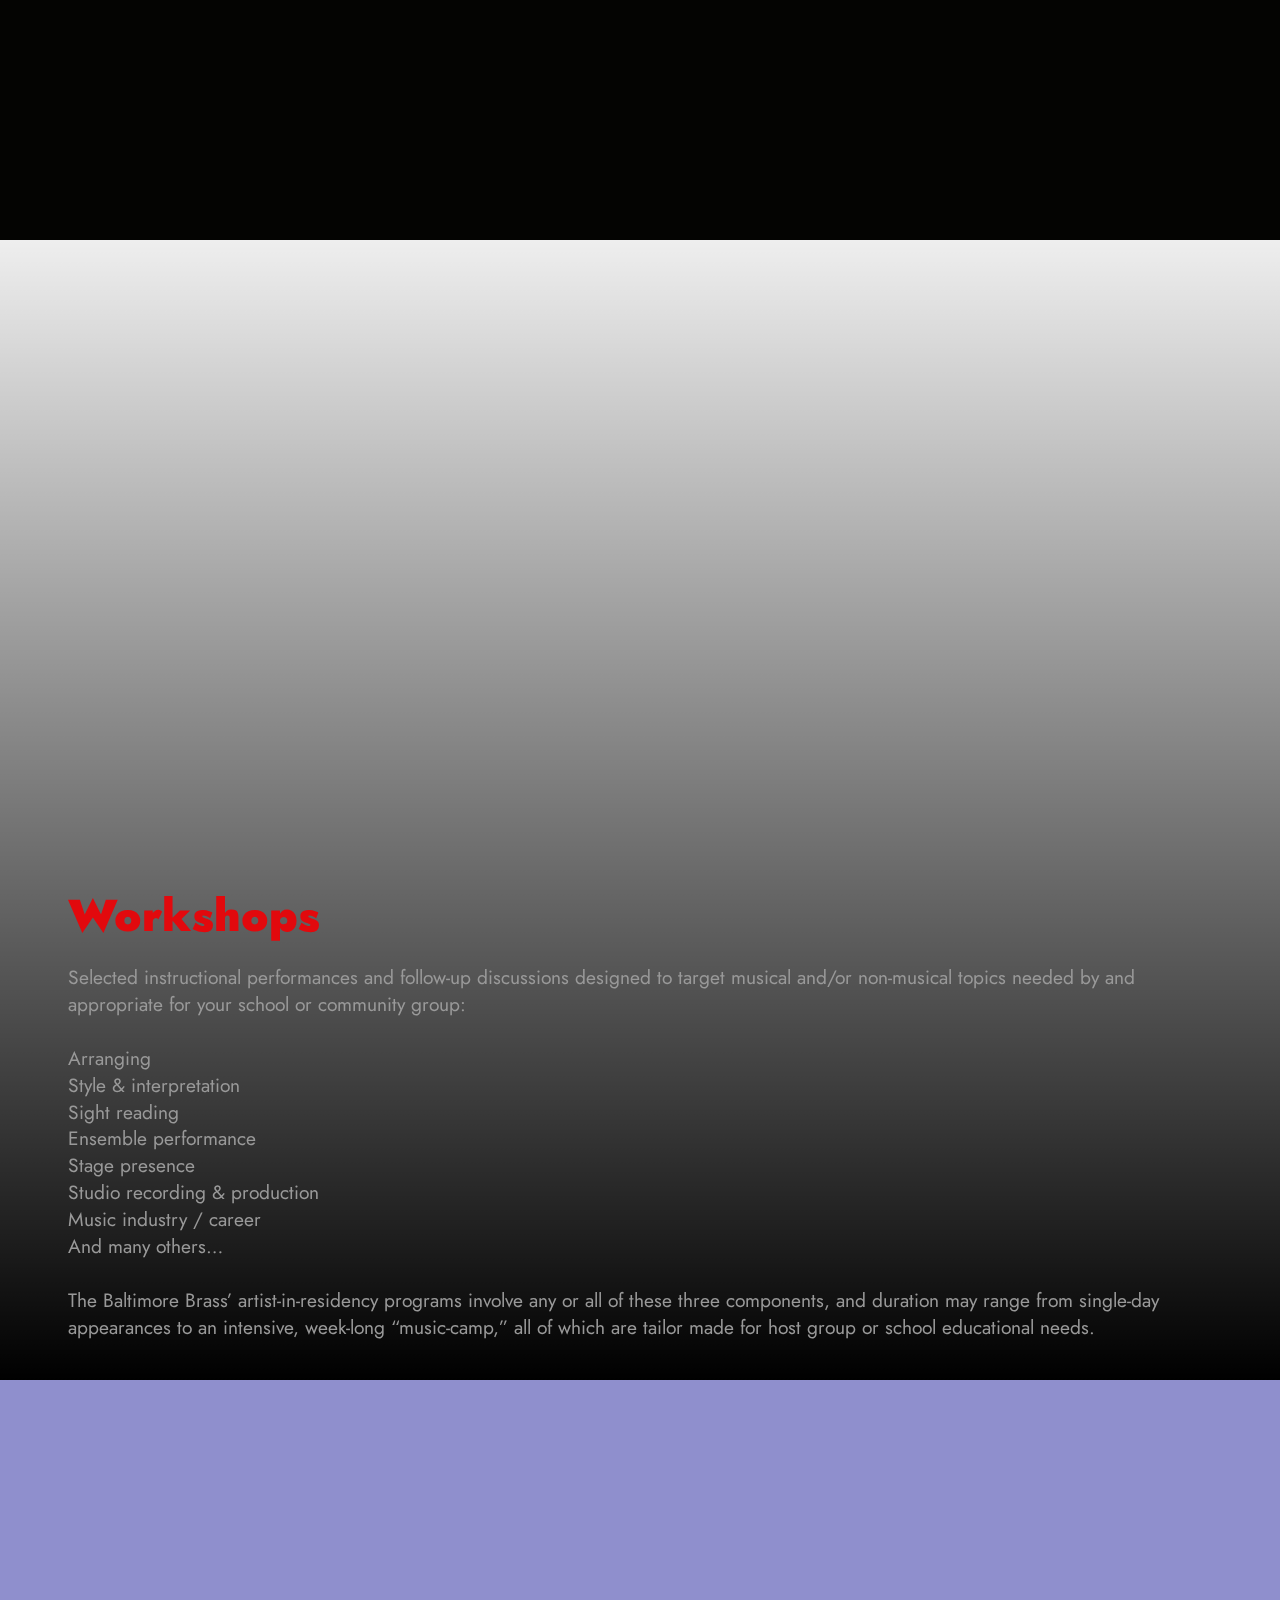
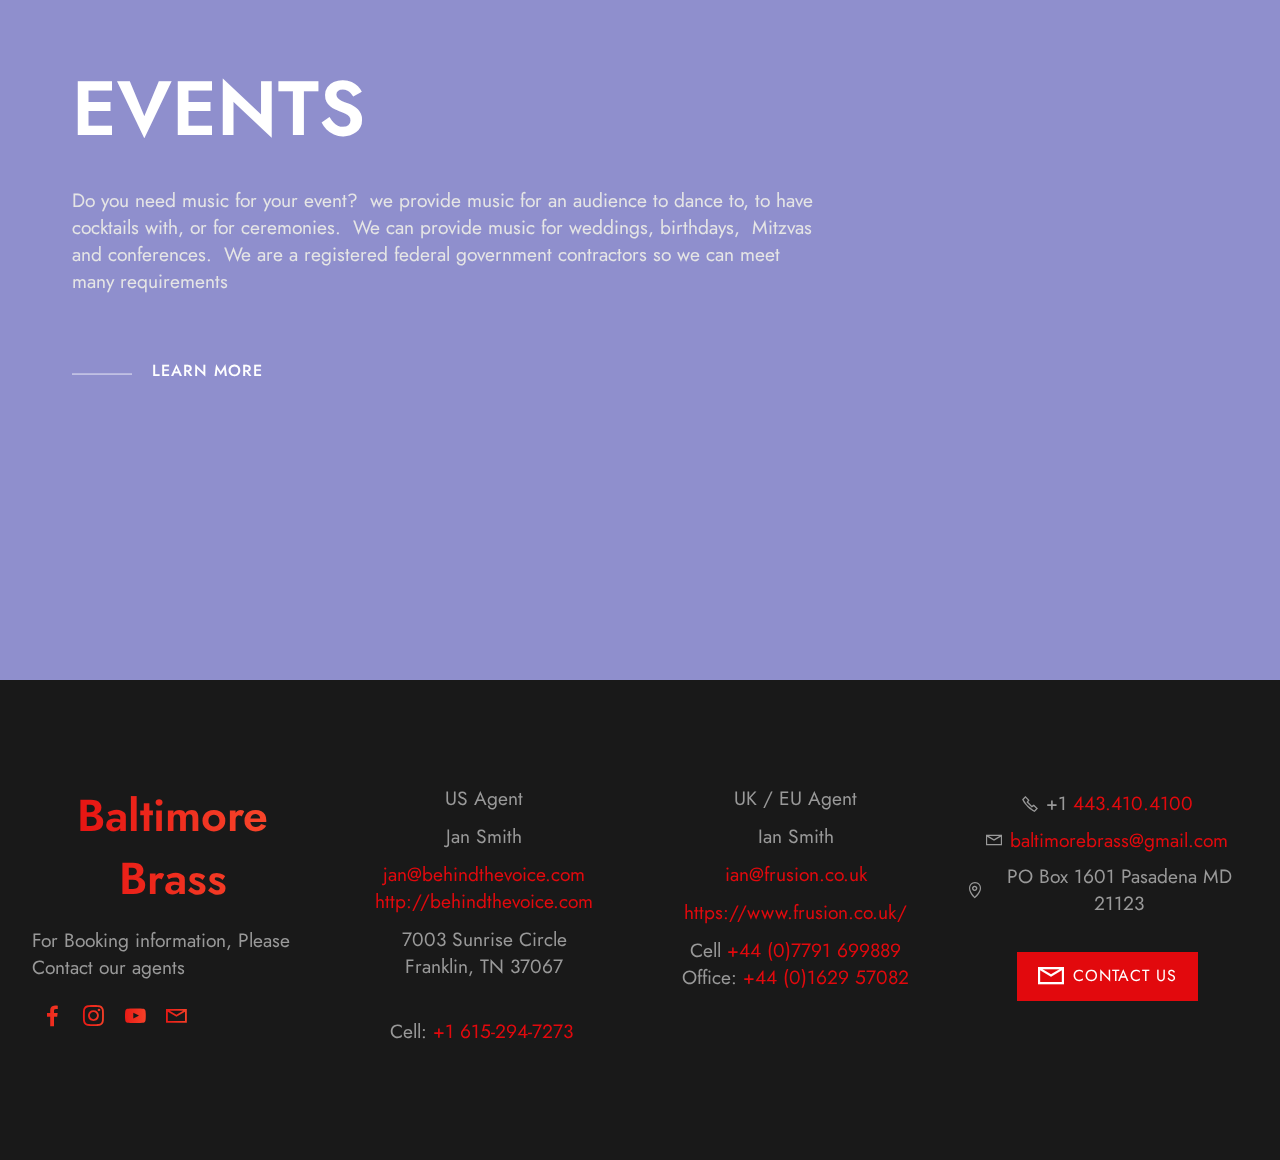
<file: page1.html>
<!DOCTYPE html>
<html  >
<head>
  
  <meta charset="UTF-8">
  <meta http-equiv="X-UA-Compatible" content="IE=edge">
  
  <meta name="viewport" content="width=device-width, initial-scale=1, minimum-scale=1">
  <link rel="shortcut icon" href="assets/images/baltimore-brass-square-no-text-128x128.png" type="image/x-icon">
  <meta name="description" content="">
  
  
  <title>Page 1</title>
  <link rel="stylesheet" href="assets/web/assets/mobirise-icons2/mobirise2.css">
  <link rel="stylesheet" href="assets/web/assets/mobirise-icons/mobirise-icons.css">
  <link rel="stylesheet" href="assets/tether/tether.min.css">
  <link rel="stylesheet" href="assets/bootstrap/css/bootstrap.min.css">
  <link rel="stylesheet" href="assets/bootstrap/css/bootstrap-grid.min.css">
  <link rel="stylesheet" href="assets/bootstrap/css/bootstrap-reboot.min.css">
  <link rel="stylesheet" href="assets/dropdown/css/style.css">
  <link rel="stylesheet" href="assets/socicon/css/styles.css">
  <link rel="stylesheet" href="assets/theme/css/style.css">
  <link rel="preload" href="https://fonts.googleapis.com/css?family=Jost:100,200,300,400,500,600,700,800,900,100i,200i,300i,400i,500i,600i,700i,800i,900i&display=swap" as="style" onload="this.onload=null;this.rel='stylesheet'">
  <noscript><link rel="stylesheet" href="https://fonts.googleapis.com/css?family=Jost:100,200,300,400,500,600,700,800,900,100i,200i,300i,400i,500i,600i,700i,800i,900i&display=swap"></noscript>
  <link rel="preload" as="style" href="assets/mobirise/css/mbr-additional.css"><link rel="stylesheet" href="assets/mobirise/css/mbr-additional.css" type="text/css">
  
  
  
  
</head>
<body>
  
  <section class="menu menu1 solutionm4_menu1 cid-sJTJym4W0x" once="menu" id="menu1-c">
    
    <nav class="navbar navbar-dropdown navbar-fixed-top navbar-expand-lg">
        <div class="container">
            <div class="navbar-brand">
                
                <span class="navbar-caption-wrap"><a class="navbar-caption text-primary display-5" href="mailto:baltimorebrass@gmail.com">Baltimore Brass</a></span>
            </div>
            <button class="navbar-toggler" type="button" data-toggle="collapse" data-target="#navbarSupportedContent" aria-controls="navbarNavAltMarkup" aria-expanded="false" aria-label="Toggle navigation">
                <div class="hamburger">
                    <span></span>
                    <span></span>
                    <span></span>
                    <span></span>
                </div>
            </button>
            <div class="collapse navbar-collapse" id="navbarSupportedContent">
                <ul class="navbar-nav nav-dropdown" data-app-modern-menu="true"><li class="nav-item">
                        <a class="nav-link link text-white text-primary display-4" href="index.html#top">
                            Home</a>
                    </li>
                    <li class="nav-item dropdown"><a class="nav-link link dropdown-toggle text-white display-4" href="#" aria-expanded="false" data-toggle="dropdown-submenu">Events</a>
                        <div class="dropdown-menu"><a class="dropdown-item text-white text-primary display-4" href="page1.html#header1-e" aria-expanded="false">Concerts</a><a class="dropdown-item text-white text-primary display-4" href="page1.html#header3-g" aria-expanded="false">Outreach</a><a class="dropdown-item text-white text-primary display-4" href="page1.html#header01-i" aria-expanded="false">Private Events</a></div>
                    </li>
                    <li class="nav-item"><a class="nav-link link text-white text-primary display-4" href="index.html#features5-2">Music</a>
                    </li><li class="nav-item"><a class="nav-link link text-white text-primary display-4" href="index.html#content1-3">Biography</a></li>

                    
                    <li class="nav-item"><a class="nav-link link text-white text-primary display-4" href="index.html#form2-b">Contact</a></li></ul>
                <div class="icons-menu">
                    <a href="https://www.facebook.com/BaltimoreBrass" target="_blank">
                        <span class="p-2 mbr-iconfont socicon-facebook socicon"></span>
                    </a>
                    <a href="https://www.instagram.com/baltimorebrassquintet" target="_blank">
                        <span class="p-2 mbr-iconfont socicon-instagram socicon"></span>
                    </a>
                    <a href="mailto:baltimorebrass@gmail.com">
                        <span class="p-2 mbr-iconfont mobi-mbri-letter mobi-mbri"></span>
                    </a>
                    
                    
                    
                </div>
                <div class="navbar-buttons mbr-section-btn"><a class="btn btn-sm btn-primary-outline display-4" href="mailto:baltimorebrass@gmail.com"><span class="mobi-mbri mobi-mbri-rocket mbr-iconfont mbr-iconfont-btn"></span>BOOK NOW</a></div>
            </div>
        </div>
    </nav>
</section>

<section class="header1 cid-sKwOjTlbUD mbr-parallax-background" id="header1-e">

    

    <div class="mbr-overlay" style="opacity: 0.8; background-color: rgb(29, 30, 34);"></div>

    <div class="container">
        <div class="row">
            <div class="col-12 col-lg-8">
                <h1 class="mbr-section-title mbr-fonts-style mb-0 display-1"><strong>CONCERTS</strong></h1>
            </div>
            <div class="container-text col-12">
                <h2 class="mbr-section-subtitle mbr-fonts-style mb-3 display-5">With a Library of 900+ tracks and growing, we play any genre of music you like!</h2> 
               
            </div>
        </div>
    </div>
</section>

<section class="content1 solutionm4_content1 cid-sKwOpE2Ld9" id="content1-f">
    
    
    <div class="container">
        <div class="row justify-content-center">
            <div class="col-lg-12 col-md-12 md-pb">
                <div class="title-wrapper align-left">
                    <div class="line"></div>
                    <h3 class="mbr-section-title mbr-white mbr-semibold pb-3 mbr-fonts-style display-2">Customized Concert Experience</h3>
                    <p class="mbr-text pb-3 mbr-white mbr-light mbr-fonts-style display-7">Whether you are organizing a large event or would like a concert at your church, we work with you to determine what type of event will suit your needs.&nbsp; We select music and a program for the age group of your audience, and other factors to make sure you have a wonderful experience.</p>
                </div>
            </div>
        </div>
    </div>
</section>

<section class="header3 solutionm4_header3 cid-sKwOrFiIEA mbr-fullscreen mbr-parallax-background" id="header3-g">
    
    <div class="mbr-overlay" style="opacity: 0.8; background-color: rgb(0, 0, 0);"></div>
    <div class="container align-center">
        <div class="row justify-content-center">
            <div class="mbr-white col-md-12 col-lg-9">
                <h2 class="mbr-section-subtitle mbr-fonts-style pb-1 display-7">“Thanks, Baltimore Brass, for making this such a fun (and educational!) morning of music!”
<div>-The Severn School
</div><div><br></div></h2>
                <h1 class="mbr-section-title mbr-white pb-3 mbr-fonts-style display-1"><strong>EDUCATIONAL OUTREACH</strong></h1>
                <p class="mbr-text pb-4 mbr-white mbr-regular mbr-fonts-style display-5">The Baltimore Brass brings years of professional experience in the entertainment industry to the classroom. With five college careers dedicated to music and music education, the Baltimore Brass presents numerous educational assemblies in schools each year. There are currently three&nbsp;components to the Baltimore Brass’ curriculum:&nbsp;<br>
                </p>
                
            </div>
        </div>
    </div>
</section>

<section class="content2 solutionm4_content2 cid-sKwOtWXEqj" id="content2-h">
    
    
    <div class="container">
        <div class="row justify-content-center">
            <div class="col-lg-6 col-md-12 md-pb">
                <img src="assets/images/267156761-598992211156626-3454812523294038351-n-1042x781.jpg" alt="">
            </div>

            <div class="col-lg-6 col-md-12 md-pb">
                <div class="title-wrapper align-left">
                    <div class="line"></div>
                    <h3 class="mbr-section-title mbr-white mbr-semibold pb-3 mbr-fonts-style display-2">Assemblies</h3>
                    <p class="mbr-text pb-3 mbr-white mbr-light mbr-fonts-style display-7">A “meet-the-brass” educational assembly, blending the performance of classical and contemporary music, the history of brass instruments, and science, raising overall community/school music appreciation while energizing instrumental music participation and increasing membership. Appropriate for grades PreK – 6.<br>
                    </p>
                </div>
            </div>
        </div>
    </div>
</section>

<section class="header2 solutionm4_header2 cid-sS03ChOV15 mbr-fullscreen" id="header2-n">
    
    
    <div class="container align-left">
        <div class="row justify-content-center">
            <div class="mbr-white col-md-12 my-auto md-pb col-lg-6">

                
                <h1 class="mbr-section-title mbr-white pb-3 mbr-fonts-style display-1"><strong>Clinics</strong></h1>
                <p class="mbr-text pb-3 mbr-white mbr-light mbr-fonts-style display-7">Personalized, detail-oriented instruction and hands-on adjudication of host group repertoire and current musical projects in preparation for events and festivals. Typically these events are focused on working with and encouraging the host group rather than on Baltimore Brass performance, therefore the Baltimore Brass musicians performing will be minimal and only for the purpose of demonstration.<br></p>
                

            </div>

            <div class="card col-12 img-col col-md-12 col-lg-6">
                <img src="assets/images/bbqchilldren-960x636.jpg" alt="">

            </div>



        </div>
    </div>
</section>

<section class="image1 solutionm4_image1 cid-sS04aDFRrF mbr-parallax-background" id="image1-p">
    
    <div class="mbr-overlay" style="opacity: 1; background-color: rgb(0, 0, 0);"></div>
    <div class="container-fluid align-center">
        <div class="row justify-content-center">
            <div class="mbr-white col-md-12 col-lg-11">
                <h2 class="mbr-section-title mbr-white align-left pb-2 mbr-fonts-style display-2"><strong>Workshops</strong></h2>
                <p class="mbr-text pb-4 mbr-white mbr-regular align-left mbr-fonts-style display-7">Selected instructional performances and follow-up discussions designed to target musical and/or non-musical topics needed by and appropriate for your school or community group:<br><br>Arranging
<br>Style &amp; interpretation
<br>Sight reading
<br>Ensemble performance
<br>Stage presence
<br>Studio recording &amp; production
<br>Music industry / career
<br>And many others…
<br>
<br>The Baltimore Brass’ artist-in-residency programs involve any or all of these three components, and duration may range from single-day appearances to an intensive, week-long “music-camp,” all of which are tailor made for host group or school educational needs.&nbsp;<br>
                </p>
            </div>
        </div>
    </div>
</section>

<section class="header1 levelm4_header1 cid-sKwOyXiRjY mbr-fullscreen mbr-parallax-background" id="header01-i">

    

    <div class="mbr-overlay" style="opacity: 0.4; background-color: rgb(0, 1, 156);"></div>

    <div class="container align-left">
        <div class="row">
            <div class="mbr-white col-md-12 col-lg-8">
                
                <h1 class="mbr-section-title mbr-bold mbr-white pb-4 mbr-fonts-style display-1">EVENTS</h1>
                <p class="mbr-text pb-5 mbr-white mbr-regular mbr-fonts-style display-7">Do you need music for your event?&nbsp; we provide music for an audience to dance to, to have cocktails with, or for ceremonies.&nbsp; We can provide music for weddings, birthdays,&nbsp; Mitzvas and conferences.&nbsp; We are a registered federal government contractors so we can meet many requirements</p>
                <div class="link-align">
                    <div class="link-wrap">
                        <h5 class="link mbr-semibold pb-2 mbr-black mbr-fonts-style display-4">LEARN MORE</h5>
                    </div>
                </div>
            </div>
        </div>
    </div>
</section>

<section class="footer2 solutionm4_footer2 cid-sJTJwXZJMe" once="footers" id="footer2-d">
    
    
    <div class="container">
        <div class="row align-left">
            <div class="col-md-6 col-lg-3">
                <h3 class="title pb-2 align-left mbr-bold mbr-fonts-style display-2">Baltimore Brass</h3>
                <p class="mbr-text align-left mbr-white mbr-regular mbr-fonts-style display-7">For Booking information, Please Contact our agents<br></p>
                <div class="socicon-wrap">
                    <a href="https://www.facebook.com/BaltimoreBrass"><span class="mbr-iconfont socicon-facebook socicon"></span></a>
                    <a href="https://www.instagram.com/baltimorebrassquintet"><span class="mbr-iconfont socicon-instagram socicon"></span></a>
                    <a href="https://www.youtube.com/user/TheBaltimoreBrass"><span class="mbr-iconfont socicon-youtube socicon"></span></a>
                    <a href="mailto:baltimorebrass@gmail.com"><span class="mbr-iconfont mobi-mbri-letter mobi-mbri"></span></a>
                </div>
            </div>
            <div class="col-md-6 col-lg-3">
                <div class="align-wrap">
                    <div class="item-wrap">
                        <div class="icons-wrap pb-2">
                            <p class="icon-title mbr-regular mbr-fonts-style display-7">
                                US Agent<br></p>
                        </div>
                    </div>
                    <div class="item-wrap">
                        <div class="icons-wrap pb-2">
                            <p class="icon-title mbr-regular mbr-fonts-style display-7">Jan Smith</p>
                        </div>
                    </div>
                    <div class="item-wrap">
                        <div class="icons-wrap pb-2">
                            <p class="icon-title mbr-regular mbr-fonts-style display-7"><a href="mailto:jan@behindthevoice.com" class="text-primary">jan@behindthevoice.com</a>
<br><a href="http://behindthevoice.com" class="text-primary" target="_blank">http://behindthevoice.com</a></p>
                        </div>
                    </div>
                    <div class="item-wrap">
                        <div class="icons-wrap pb-2">
                            <p class="icon-title mbr-regular mbr-fonts-style display-7">7003 Sunrise Circle
<br> Franklin, TN 37067
<br><br></p>
                        </div>
                    </div>
                    <div class="item-wrap">
                        <div class="icons-wrap pb-2">
                            <p class="icon-title mbr-regular mbr-fonts-style display-7">Cell: <a href="tel:+1 615-294-7273 " class="text-primary">+1 615-294-7273&nbsp;</a></p>
                        </div>
                    </div>
                </div>
            </div>
            <div class="col-md-6 col-lg-3">
                <div class="align-wrap">
                    <div class="item-wrap">
                        <div class="icons-wrap pb-2">

                            <p class="icon-title mbr-regular mbr-fonts-style display-7">
                                UK / EU Agent<br></p>
                        </div>
                    </div>
                    <div class="item-wrap">
                        <div class="icons-wrap pb-2">
                            <p class="icon-title mbr-regular mbr-fonts-style display-7">Ian Smith</p>
                        </div>
                    </div>
                    <div class="item-wrap">
                        <div class="icons-wrap pb-2">
                            <p class="icon-title mbr-regular mbr-fonts-style display-7"> <a href="mailto:ian@frusion.co.uk" class="text-primary">ian@frusion.co.uk</a><br></p>
                        </div>
                    </div>
                    <div class="item-wrap">
                        <div class="icons-wrap pb-2">
                            <p class="icon-title mbr-regular mbr-fonts-style display-7"><a href="https://www.frusion.co.uk/" class="text-primary" target="_blank">https://www.frusion.co.uk/</a></p>
                        </div>
                    </div>
                    <div class="item-wrap">
                        <div class="icons-wrap pb-2">
                            <p class="icon-title mbr-regular mbr-fonts-style display-7">Cell&nbsp;<a href="tel:+44 (0)7791 699889" class="text-primary">+44 (0)7791 699889</a>
<br>Office: <a href="tel:+44 (0)1629 57082" class="text-primary">+44 (0)1629 57082</a></p>
                        </div>
                    </div>
                </div>
            </div>
            <div class="col-md-6 align-center col-lg-3">

                <div class="list-items pb-4">
                    <div class="item mbr-flex">
                        <span class="item-icon mobi-mbri-phone mobi-mbri"></span>
                        <p class="item-text mbr-regular mbr-white mbr-fonts-style display-7">+​1 <a href="tel:443.410.4100" class="text-primary">443.410.4100</a></p>
                    </div>

                    <div class="item mbr-flex">
                        <span class="item-icon mobi-mbri-letter mobi-mbri"></span>
                        <p class="item-text mbr-regular mbr-white mbr-fonts-style display-7"> <a href="mailto:baltimorebrass@gmail.com" class="text-primary">baltimorebrass@gmail.com</a></p>

                    </div>

                    <div class="item mbr-flex">
                        <span class="item-icon mobi-mbri-map-pin mobi-mbri"></span>
                        <p class="item-text mbr-regular mbr-white mbr-fonts-style display-7">PO Box 1601  Pasadena MD 21123</p>

                    </div>

                    

                    
                </div>
                <div class="mbr-section-btn"><a class="btn btn-sm btn-primary display-4" href="mailto:baltimorebrass@gmail.com"><span class="mobi-mbri mobi-mbri-letter mbr-iconfont mbr-iconfont-btn"></span>CONTACT US</a></div>
            </div>
        </div>
    </div>
</section>


<script src="assets/web/assets/jquery/jquery.min.js"></script>
  <script src="assets/popper/popper.min.js"></script>
  <script src="assets/tether/tether.min.js"></script>
  <script src="assets/bootstrap/js/bootstrap.min.js"></script>
  <script src="assets/smoothscroll/smooth-scroll.js"></script>
  <script src="assets/dropdown/js/nav-dropdown.js"></script>
  <script src="assets/dropdown/js/navbar-dropdown.js"></script>
  <script src="assets/touchswipe/jquery.touch-swipe.min.js"></script>
  <script src="assets/parallax/jarallax.min.js"></script>
  <script src="assets/theme/js/script.js"></script>
  
  
  
</body>
</html>
</file>
<file: assets/web/assets/mobirise-icons2/mobirise2.css>
@font-face {
  font-family: 'Moririse2';
  font-display: swap;
  src:  url('mobirise2.eot?f2bix4');
  src:  url('mobirise2.eot?f2bix4#iefix') format('embedded-opentype'),
    url('mobirise2.ttf?f2bix4') format('truetype'),
    url('mobirise2.woff?f2bix4') format('woff'),
    url('mobirise2.svg?f2bix4#mobirise2') format('svg');
  font-weight: normal;
  font-style: normal;
}

[class^="mobi-"], [class*=" mobi-"] {
  /* use !important to prevent issues with browser extensions that change fonts */
  font-family: 'Moririse2' !important;
  speak: none;
  font-style: normal;
  font-weight: normal;
  font-variant: normal;
  text-transform: none;
  line-height: 1;

  /* Better Font Rendering =========== */
  -webkit-font-smoothing: antialiased;
  -moz-osx-font-smoothing: grayscale;
}

.mobi-mbri-add-submenu:before {
  content: "\e900";
}
.mobi-mbri-alert:before {
  content: "\e901";
}
.mobi-mbri-align-center:before {
  content: "\e902";
}
.mobi-mbri-align-justify:before {
  content: "\e903";
}
.mobi-mbri-align-left:before {
  content: "\e904";
}
.mobi-mbri-align-right:before {
  content: "\e905";
}
.mobi-mbri-android:before {
  content: "\e906";
}
.mobi-mbri-apple:before {
  content: "\e907";
}
.mobi-mbri-arrow-down:before {
  content: "\e908";
}
.mobi-mbri-arrow-next:before {
  content: "\e909";
}
.mobi-mbri-arrow-prev:before {
  content: "\e90a";
}
.mobi-mbri-arrow-up:before {
  content: "\e90b";
}
.mobi-mbri-bold:before {
  content: "\e90c";
}
.mobi-mbri-bookmark:before {
  content: "\e90d";
}
.mobi-mbri-bootstrap:before {
  content: "\e90e";
}
.mobi-mbri-briefcase:before {
  content: "\e90f";
}
.mobi-mbri-browse:before {
  content: "\e910";
}
.mobi-mbri-bulleted-list:before {
  content: "\e911";
}
.mobi-mbri-calendar:before {
  content: "\e912";
}
.mobi-mbri-camera:before {
  content: "\e913";
}
.mobi-mbri-cart-add:before {
  content: "\e914";
}
.mobi-mbri-cart-full:before {
  content: "\e915";
}
.mobi-mbri-cash:before {
  content: "\e916";
}
.mobi-mbri-change-style:before {
  content: "\e917";
}
.mobi-mbri-chat:before {
  content: "\e918";
}
.mobi-mbri-clock:before {
  content: "\e919";
}
.mobi-mbri-close:before {
  content: "\e91a";
}
.mobi-mbri-cloud:before {
  content: "\e91b";
}
.mobi-mbri-code:before {
  content: "\e91c";
}
.mobi-mbri-contact-form:before {
  content: "\e91d";
}
.mobi-mbri-credit-card:before {
  content: "\e91e";
}
.mobi-mbri-cursor-click:before {
  content: "\e91f";
}
.mobi-mbri-cust-feedback:before {
  content: "\e920";
}
.mobi-mbri-database:before {
  content: "\e921";
}
.mobi-mbri-delivery:before {
  content: "\e922";
}
.mobi-mbri-desktop:before {
  content: "\e923";
}
.mobi-mbri-devices:before {
  content: "\e924";
}
.mobi-mbri-down:before {
  content: "\e925";
}
.mobi-mbri-download-2:before {
  content: "\e926";
}
.mobi-mbri-download:before {
  content: "\e927";
}
.mobi-mbri-drag-n-drop-2:before {
  content: "\e928";
}
.mobi-mbri-drag-n-drop:before {
  content: "\e929";
}
.mobi-mbri-edit-2:before {
  content: "\e92a";
}
.mobi-mbri-edit:before {
  content: "\e92b";
}
.mobi-mbri-error:before {
  content: "\e92c";
}
.mobi-mbri-extension:before {
  content: "\e92d";
}
.mobi-mbri-features:before {
  content: "\e92e";
}
.mobi-mbri-file:before {
  content: "\e92f";
}
.mobi-mbri-flag:before {
  content: "\e930";
}
.mobi-mbri-folder:before {
  content: "\e931";
}
.mobi-mbri-gift:before {
  content: "\e932";
}
.mobi-mbri-github:before {
  content: "\e933";
}
.mobi-mbri-globe-2:before {
  content: "\e934";
}
.mobi-mbri-globe:before {
  content: "\e935";
}
.mobi-mbri-growing-chart:before {
  content: "\e936";
}
.mobi-mbri-hearth:before {
  content: "\e937";
}
.mobi-mbri-help:before {
  content: "\e938";
}
.mobi-mbri-home:before {
  content: "\e939";
}
.mobi-mbri-hot-cup:before {
  content: "\e93a";
}
.mobi-mbri-idea:before {
  content: "\e93b";
}
.mobi-mbri-image-gallery:before {
  content: "\e93c";
}
.mobi-mbri-image-slider:before {
  content: "\e93d";
}
.mobi-mbri-info:before {
  content: "\e93e";
}
.mobi-mbri-italic:before {
  content: "\e93f";
}
.mobi-mbri-key:before {
  content: "\e940";
}
.mobi-mbri-laptop:before {
  content: "\e941";
}
.mobi-mbri-layers:before {
  content: "\e942";
}
.mobi-mbri-left-right:before {
  content: "\e943";
}
.mobi-mbri-left:before {
  content: "\e944";
}
.mobi-mbri-letter:before {
  content: "\e945";
}
.mobi-mbri-like:before {
  content: "\e946";
}
.mobi-mbri-link:before {
  content: "\e947";
}
.mobi-mbri-lock:before {
  content: "\e948";
}
.mobi-mbri-login:before {
  content: "\e949";
}
.mobi-mbri-logout:before {
  content: "\e94a";
}
.mobi-mbri-magic-stick:before {
  content: "\e94b";
}
.mobi-mbri-map-pin:before {
  content: "\e94c";
}
.mobi-mbri-menu:before {
  content: "\e94d";
}
.mobi-mbri-mobile-2:before {
  content: "\e94e";
}
.mobi-mbri-mobile-horizontal:before {
  content: "\e94f";
}
.mobi-mbri-mobile:before {
  content: "\e950";
}
.mobi-mbri-mobirise:before {
  content: "\e951";
}
.mobi-mbri-more-horizontal:before {
  content: "\e952";
}
.mobi-mbri-more-vertical:before {
  content: "\e953";
}
.mobi-mbri-music:before {
  content: "\e954";
}
.mobi-mbri-new-file:before {
  content: "\e955";
}
.mobi-mbri-numbered-list:before {
  content: "\e956";
}
.mobi-mbri-opened-folder:before {
  content: "\e957";
}
.mobi-mbri-pages:before {
  content: "\e958";
}
.mobi-mbri-paper-plane:before {
  content: "\e959";
}
.mobi-mbri-paperclip:before {
  content: "\e95a";
}
.mobi-mbri-phone:before {
  content: "\e95b";
}
.mobi-mbri-photo:before {
  content: "\e95c";
}
.mobi-mbri-photos:before {
  content: "\e95d";
}
.mobi-mbri-pin:before {
  content: "\e95e";
}
.mobi-mbri-play:before {
  content: "\e95f";
}
.mobi-mbri-plus:before {
  content: "\e960";
}
.mobi-mbri-preview:before {
  content: "\e961";
}
.mobi-mbri-print:before {
  content: "\e962";
}
.mobi-mbri-protect:before {
  content: "\e963";
}
.mobi-mbri-question:before {
  content: "\e964";
}
.mobi-mbri-quote-left:before {
  content: "\e965";
}
.mobi-mbri-quote-right:before {
  content: "\e966";
}
.mobi-mbri-redo:before {
  content: "\e967";
}
.mobi-mbri-refresh:before {
  content: "\e968";
}
.mobi-mbri-responsive-2:before {
  content: "\e969";
}
.mobi-mbri-responsive:before {
  content: "\e96a";
}
.mobi-mbri-right:before {
  content: "\e96b";
}
.mobi-mbri-rocket:before {
  content: "\e96c";
}
.mobi-mbri-sad-face:before {
  content: "\e96d";
}
.mobi-mbri-sale:before {
  content: "\e96e";
}
.mobi-mbri-save:before {
  content: "\e96f";
}
.mobi-mbri-search:before {
  content: "\e970";
}
.mobi-mbri-setting-2:before {
  content: "\e971";
}
.mobi-mbri-setting-3:before {
  content: "\e972";
}
.mobi-mbri-setting:before {
  content: "\e973";
}
.mobi-mbri-share:before {
  content: "\e974";
}
.mobi-mbri-shopping-bag:before {
  content: "\e975";
}
.mobi-mbri-shopping-basket:before {
  content: "\e976";
}
.mobi-mbri-shopping-cart:before {
  content: "\e977";
}
.mobi-mbri-sites:before {
  content: "\e978";
}
.mobi-mbri-smile-face:before {
  content: "\e979";
}
.mobi-mbri-speed:before {
  content: "\e97a";
}
.mobi-mbri-star:before {
  content: "\e97b";
}
.mobi-mbri-success:before {
  content: "\e97c";
}
.mobi-mbri-sun:before {
  content: "\e97d";
}
.mobi-mbri-sun2:before {
  content: "\e97e";
}
.mobi-mbri-tablet-vertical:before {
  content: "\e97f";
}
.mobi-mbri-tablet:before {
  content: "\e980";
}
.mobi-mbri-target:before {
  content: "\e981";
}
.mobi-mbri-timer:before {
  content: "\e982";
}
.mobi-mbri-to-ftp:before {
  content: "\e983";
}
.mobi-mbri-to-local-drive:before {
  content: "\e984";
}
.mobi-mbri-touch-swipe:before {
  content: "\e985";
}
.mobi-mbri-touch:before {
  content: "\e986";
}
.mobi-mbri-trash:before {
  content: "\e987";
}
.mobi-mbri-underline:before {
  content: "\e988";
}
.mobi-mbri-undo:before {
  content: "\e989";
}
.mobi-mbri-unlink:before {
  content: "\e98a";
}
.mobi-mbri-unlock:before {
  content: "\e98b";
}
.mobi-mbri-up-down:before {
  content: "\e98c";
}
.mobi-mbri-up:before {
  content: "\e98d";
}
.mobi-mbri-update:before {
  content: "\e98e";
}
.mobi-mbri-upload-2:before {
  content: "\e98f";
}
.mobi-mbri-upload:before {
  content: "\e990";
}
.mobi-mbri-user-2:before {
  content: "\e991";
}
.mobi-mbri-user:before {
  content: "\e992";
}
.mobi-mbri-users:before {
  content: "\e993";
}
.mobi-mbri-video-play:before {
  content: "\e994";
}
.mobi-mbri-video:before {
  content: "\e995";
}
.mobi-mbri-watch:before {
  content: "\e996";
}
.mobi-mbri-website-theme-2:before {
  content: "\e997";
}
.mobi-mbri-website-theme:before {
  content: "\e998";
}
.mobi-mbri-wifi:before {
  content: "\e999";
}
.mobi-mbri-windows:before {
  content: "\e99a";
}
.mobi-mbri-zoom-in:before {
  content: "\e99b";
}
.mobi-mbri-zoom-out:before {
  content: "\e99c";
}
</file>
<file: assets/web/assets/mobirise-icons/mobirise-icons.css>
@font-face {
  font-family: 'MobiriseIcons';
  src:  url('mobirise-icons.eot?spat4u');
  src:  url('mobirise-icons.eot?spat4u#iefix') format('embedded-opentype'),
    url('mobirise-icons.ttf?spat4u') format('truetype'),
    url('mobirise-icons.woff?spat4u') format('woff'),
    url('mobirise-icons.svg?spat4u#MobiriseIcons') format('svg');
  font-weight: normal;
  font-style: normal;
  font-display: swap;
}

[class^="mbri-"], [class*=" mbri-"] {
  /* use !important to prevent issues with browser extensions that change fonts */
  font-family: MobiriseIcons !important;
  speak: none;
  font-style: normal;
  font-weight: normal;
  font-variant: normal;
  text-transform: none;
  line-height: 1;

  /* Better Font Rendering =========== */
  -webkit-font-smoothing: antialiased;
  -moz-osx-font-smoothing: grayscale;
}

.mbri-add-submenu:before {
  content: "\e900";
}
.mbri-alert:before {
  content: "\e901";
}
.mbri-align-center:before {
  content: "\e902";
}
.mbri-align-justify:before {
  content: "\e903";
}
.mbri-align-left:before {
  content: "\e904";
}
.mbri-align-right:before {
  content: "\e905";
}
.mbri-android:before {
  content: "\e906";
}
.mbri-apple:before {
  content: "\e907";
}
.mbri-arrow-down:before {
  content: "\e908";
}
.mbri-arrow-next:before {
  content: "\e909";
}
.mbri-arrow-prev:before {
  content: "\e90a";
}
.mbri-arrow-up:before {
  content: "\e90b";
}
.mbri-bold:before {
  content: "\e90c";
}
.mbri-bookmark:before {
  content: "\e90d";
}
.mbri-bootstrap:before {
  content: "\e90e";
}
.mbri-briefcase:before {
  content: "\e90f";
}
.mbri-browse:before {
  content: "\e910";
}
.mbri-bulleted-list:before {
  content: "\e911";
}
.mbri-calendar:before {
  content: "\e912";
}
.mbri-camera:before {
  content: "\e913";
}
.mbri-cart-add:before {
  content: "\e914";
}
.mbri-cart-full:before {
  content: "\e915";
}
.mbri-cash:before {
  content: "\e916";
}
.mbri-change-style:before {
  content: "\e917";
}
.mbri-chat:before {
  content: "\e918";
}
.mbri-clock:before {
  content: "\e919";
}
.mbri-close:before {
  content: "\e91a";
}
.mbri-cloud:before {
  content: "\e91b";
}
.mbri-code:before {
  content: "\e91c";
}
.mbri-contact-form:before {
  content: "\e91d";
}
.mbri-credit-card:before {
  content: "\e91e";
}
.mbri-cursor-click:before {
  content: "\e91f";
}
.mbri-cust-feedback:before {
  content: "\e920";
}
.mbri-database:before {
  content: "\e921";
}
.mbri-delivery:before {
  content: "\e922";
}
.mbri-desktop:before {
  content: "\e923";
}
.mbri-devices:before {
  content: "\e924";
}
.mbri-down:before {
  content: "\e925";
}
.mbri-download:before {
  content: "\e989";
}
.mbri-drag-n-drop:before {
  content: "\e927";
}
.mbri-drag-n-drop2:before {
  content: "\e928";
}
.mbri-edit:before {
  content: "\e929";
}
.mbri-edit2:before {
  content: "\e92a";
}
.mbri-error:before {
  content: "\e92b";
}
.mbri-extension:before {
  content: "\e92c";
}
.mbri-features:before {
  content: "\e92d";
}
.mbri-file:before {
  content: "\e92e";
}
.mbri-flag:before {
  content: "\e92f";
}
.mbri-folder:before {
  content: "\e930";
}
.mbri-gift:before {
  content: "\e931";
}
.mbri-github:before {
  content: "\e932";
}
.mbri-globe:before {
  content: "\e933";
}
.mbri-globe-2:before {
  content: "\e934";
}
.mbri-growing-chart:before {
  content: "\e935";
}
.mbri-hearth:before {
  content: "\e936";
}
.mbri-help:before {
  content: "\e937";
}
.mbri-home:before {
  content: "\e938";
}
.mbri-hot-cup:before {
  content: "\e939";
}
.mbri-idea:before {
  content: "\e93a";
}
.mbri-image-gallery:before {
  content: "\e93b";
}
.mbri-image-slider:before {
  content: "\e93c";
}
.mbri-info:before {
  content: "\e93d";
}
.mbri-italic:before {
  content: "\e93e";
}
.mbri-key:before {
  content: "\e93f";
}
.mbri-laptop:before {
  content: "\e940";
}
.mbri-layers:before {
  content: "\e941";
}
.mbri-left-right:before {
  content: "\e942";
}
.mbri-left:before {
  content: "\e943";
}
.mbri-letter:before {
  content: "\e944";
}
.mbri-like:before {
  content: "\e945";
}
.mbri-link:before {
  content: "\e946";
}
.mbri-lock:before {
  content: "\e947";
}
.mbri-login:before {
  content: "\e948";
}
.mbri-logout:before {
  content: "\e949";
}
.mbri-magic-stick:before {
  content: "\e94a";
}
.mbri-map-pin:before {
  content: "\e94b";
}
.mbri-menu:before {
  content: "\e94c";
}
.mbri-mobile:before {
  content: "\e94d";
}
.mbri-mobile2:before {
  content: "\e94e";
}
.mbri-mobirise:before {
  content: "\e94f";
}
.mbri-more-horizontal:before {
  content: "\e950";
}
.mbri-more-vertical:before {
  content: "\e951";
}
.mbri-music:before {
  content: "\e952";
}
.mbri-new-file:before {
  content: "\e953";
}
.mbri-numbered-list:before {
  content: "\e954";
}
.mbri-opened-folder:before {
  content: "\e955";
}
.mbri-pages:before {
  content: "\e956";
}
.mbri-paper-plane:before {
  content: "\e957";
}
.mbri-paperclip:before {
  content: "\e958";
}
.mbri-photo:before {
  content: "\e959";
}
.mbri-photos:before {
  content: "\e95a";
}
.mbri-pin:before {
  content: "\e95b";
}
.mbri-play:before {
  content: "\e95c";
}
.mbri-plus:before {
  content: "\e95d";
}
.mbri-preview:before {
  content: "\e95e";
}
.mbri-print:before {
  content: "\e95f";
}
.mbri-protect:before {
  content: "\e960";
}
.mbri-question:before {
  content: "\e961";
}
.mbri-quote-left:before {
  content: "\e962";
}
.mbri-quote-right:before {
  content: "\e963";
}
.mbri-refresh:before {
  content: "\e964";
}
.mbri-responsive:before {
  content: "\e965";
}
.mbri-right:before {
  content: "\e966";
}
.mbri-rocket:before {
  content: "\e967";
}
.mbri-sad-face:before {
  content: "\e968";
}
.mbri-sale:before {
  content: "\e969";
}
.mbri-save:before {
  content: "\e96a";
}
.mbri-search:before {
  content: "\e96b";
}
.mbri-setting:before {
  content: "\e96c";
}
.mbri-setting2:before {
  content: "\e96d";
}
.mbri-setting3:before {
  content: "\e96e";
}
.mbri-share:before {
  content: "\e96f";
}
.mbri-shopping-bag:before {
  content: "\e970";
}
.mbri-shopping-basket:before {
  content: "\e971";
}
.mbri-shopping-cart:before {
  content: "\e972";
}
.mbri-sites:before {
  content: "\e973";
}
.mbri-smile-face:before {
  content: "\e974";
}
.mbri-speed:before {
  content: "\e975";
}
.mbri-star:before {
  content: "\e976";
}
.mbri-success:before {
  content: "\e977";
}
.mbri-sun:before {
  content: "\e978";
}
.mbri-sun2:before {
  content: "\e979";
}
.mbri-tablet:before {
  content: "\e97a";
}
.mbri-tablet-vertical:before {
  content: "\e97b";
}
.mbri-target:before {
  content: "\e97c";
}
.mbri-timer:before {
  content: "\e97d";
}
.mbri-to-ftp:before {
  content: "\e97e";
}
.mbri-to-local-drive:before {
  content: "\e97f";
}
.mbri-touch-swipe:before {
  content: "\e980";
}
.mbri-touch:before {
  content: "\e981";
}
.mbri-trash:before {
  content: "\e982";
}
.mbri-underline:before {
  content: "\e983";
}
.mbri-unlink:before {
  content: "\e984";
}
.mbri-unlock:before {
  content: "\e985";
}
.mbri-up-down:before {
  content: "\e986";
}
.mbri-up:before {
  content: "\e987";
}
.mbri-update:before {
  content: "\e988";
}
.mbri-upload:before {
 content: "\e926"; 
}
.mbri-user:before {
  content: "\e98a";
}
.mbri-user2:before {
  content: "\e98b";
}
.mbri-users:before {
  content: "\e98c";
}
.mbri-video:before {
  content: "\e98d";
}
.mbri-video-play:before {
  content: "\e98e";
}
.mbri-watch:before {
  content: "\e98f";
}
.mbri-website-theme:before {
  content: "\e990";
}
.mbri-wifi:before {
  content: "\e991";
}
.mbri-windows:before {
  content: "\e992";
}
.mbri-zoom-out:before {
  content: "\e993";
}
.mbri-redo:before {
  content: "\e994";
}
.mbri-undo:before {
  content: "\e995";
}
</file>
<file: assets/web/assets/mobirise-icons-bold/mobirise-icons-bold.css>
@font-face {
  font-family: 'mobirise-icons-bold';
  font-display: swap;
  src:  url('mobirise-icons-bold.eot?m1l4yr');
  src:  url('mobirise-icons-bold.eot?m1l4yr#iefix') format('embedded-opentype'),
    url('mobirise-icons-bold.ttf?m1l4yr') format('truetype'),
    url('mobirise-icons-bold.woff?m1l4yr') format('woff'),
    url('mobirise-icons-bold.svg?m1l4yr#mobirise-icons-bold') format('svg');
  font-weight: normal;
  font-style: normal;
}

[class^="mbrib-"], [class*="mbrib-"] {
  /* use !important to prevent issues with browser extensions that change fonts */
  font-family: 'mobirise-icons-bold' !important;
  speak: none;
  font-style: normal;
  font-weight: normal;
  font-variant: normal;
  text-transform: none;
  line-height: 1;

  /* Better Font Rendering =========== */
  -webkit-font-smoothing: antialiased;
  -moz-osx-font-smoothing: grayscale;
}

.mbrib-add-submenu:before {
  content: "\e900";
}
.mbrib-alert:before {
  content: "\e901";
}
.mbrib-align-center:before {
  content: "\e902";
}
.mbrib-align-justify:before {
  content: "\e903";
}
.mbrib-align-left:before {
  content: "\e904";
}
.mbrib-align-right:before {
  content: "\e905";
}
.mbrib-android:before {
  content: "\e906";
}
.mbrib-apple:before {
  content: "\e907";
}
.mbrib-arrow-down:before {
  content: "\e908";
}
.mbrib-arrow-next:before {
  content: "\e909";
}
.mbrib-arrow-prev:before {
  content: "\e90a";
}
.mbrib-arrow-up:before {
  content: "\e90b";
}
.mbrib-bold:before {
  content: "\e90c";
}
.mbrib-bookmark:before {
  content: "\e90d";
}
.mbrib-bootstrap:before {
  content: "\e90e";
}
.mbrib-briefcase:before {
  content: "\e90f";
}
.mbrib-browse:before {
  content: "\e910";
}
.mbrib-bulleted-list:before {
  content: "\e911";
}
.mbrib-calendar:before {
  content: "\e912";
}
.mbrib-camera:before {
  content: "\e913";
}
.mbrib-cart-add:before {
  content: "\e914";
}
.mbrib-cart-full:before {
  content: "\e915";
}
.mbrib-cash:before {
  content: "\e916";
}
.mbrib-change-style:before {
  content: "\e917";
}
.mbrib-chat:before {
  content: "\e918";
}
.mbrib-clock:before {
  content: "\e919";
}
.mbrib-close:before {
  content: "\e91a";
}
.mbrib-cloud:before {
  content: "\e91b";
}
.mbrib-code:before {
  content: "\e91c";
}
.mbrib-contact-form:before {
  content: "\e91d";
}
.mbrib-credit-card:before {
  content: "\e91e";
}
.mbrib-cursor-click:before {
  content: "\e91f";
}
.mbrib-cust-feedback:before {
  content: "\e920";
}
.mbrib-database:before {
  content: "\e921";
}
.mbrib-delivery:before {
  content: "\e922";
}
.mbrib-desktop:before {
  content: "\e923";
}
.mbrib-devices:before {
  content: "\e924";
}
.mbrib-down:before {
  content: "\e925";
}
.mbrib-download:before {
  content: "\e926";
}
.mbrib-drag-n-drop:before {
  content: "\e927";
}
.mbrib-drag-n-drop2:before {
  content: "\e928";
}
.mbrib-edit:before {
  content: "\e929";
}
.mbrib-edit2:before {
  content: "\e92a";
}
.mbrib-error:before {
  content: "\e92b";
}
.mbrib-extension:before {
  content: "\e92c";
}
.mbrib-features:before {
  content: "\e92d";
}
.mbrib-file:before {
  content: "\e92e";
}
.mbrib-flag:before {
  content: "\e92f";
}
.mbrib-folder:before {
  content: "\e930";
}
.mbrib-gift:before {
  content: "\e931";
}
.mbrib-github:before {
  content: "\e932";
}
.mbrib-globe-2:before {
  content: "\e933";
}
.mbrib-globe:before {
  content: "\e934";
}
.mbrib-growing-chart:before {
  content: "\e935";
}
.mbrib-hearth:before {
  content: "\e936";
}
.mbrib-help:before {
  content: "\e937";
}
.mbrib-home:before {
  content: "\e938";
}
.mbrib-hot-cup:before {
  content: "\e939";
}
.mbrib-idea:before {
  content: "\e93a";
}
.mbrib-image-gallery:before {
  content: "\e93b";
}
.mbrib-image-slider:before {
  content: "\e93c";
}
.mbrib-info:before {
  content: "\e93d";
}
.mbrib-italic:before {
  content: "\e93e";
}
.mbrib-key:before {
  content: "\e93f";
}
.mbrib-laptop:before {
  content: "\e940";
}
.mbrib-layers:before {
  content: "\e941";
}
.mbrib-left-right:before {
  content: "\e942";
}
.mbrib-left:before {
  content: "\e943";
}
.mbrib-letter:before {
  content: "\e944";
}
.mbrib-like:before {
  content: "\e945";
}
.mbrib-link:before {
  content: "\e946";
}
.mbrib-lock:before {
  content: "\e947";
}
.mbrib-login:before {
  content: "\e948";
}
.mbrib-logout:before {
  content: "\e949";
}
.mbrib-magic-stick:before {
  content: "\e94a";
}
.mbrib-map-pin:before {
  content: "\e94b";
}
.mbrib-menu:before {
  content: "\e94c";
}
.mbrib-mobile:before {
  content: "\e94d";
}
.mbrib-mobile2:before {
  content: "\e94e";
}
.mbrib-mobirise:before {
  content: "\e94f";
}
.mbrib-more-horizontal:before {
  content: "\e950";
}
.mbrib-more-vertical:before {
  content: "\e951";
}
.mbrib-music:before {
  content: "\e952";
}
.mbrib-new-file:before {
  content: "\e953";
}
.mbrib-numbered-list:before {
  content: "\e954";
}
.mbrib-opened-folder:before {
  content: "\e955";
}
.mbrib-pages:before {
  content: "\e956";
}
.mbrib-paper-plane:before {
  content: "\e957";
}
.mbrib-paperclip:before {
  content: "\e958";
}
.mbrib-photo:before {
  content: "\e959";
}
.mbrib-photos:before {
  content: "\e95a";
}
.mbrib-pin:before {
  content: "\e95b";
}
.mbrib-play:before {
  content: "\e95c";
}
.mbrib-plus:before {
  content: "\e95d";
}
.mbrib-preview:before {
  content: "\e95e";
}
.mbrib-print:before {
  content: "\e95f";
}
.mbrib-protect:before {
  content: "\e960";
}
.mbrib-question:before {
  content: "\e961";
}
.mbrib-quote-left:before {
  content: "\e962";
}
.mbrib-quote-right:before {
  content: "\e963";
}
.mbrib-redo:before {
  content: "\e964";
}
.mbrib-refresh:before {
  content: "\e965";
}
.mbrib-responsive:before {
  content: "\e966";
}
.mbrib-right:before {
  content: "\e967";
}
.mbrib-rocket:before {
  content: "\e968";
}
.mbrib-sad-face:before {
  content: "\e969";
}
.mbrib-sale:before {
  content: "\e96a";
}
.mbrib-save:before {
  content: "\e96b";
}
.mbrib-search:before {
  content: "\e96c";
}
.mbrib-setting:before {
  content: "\e96d";
}
.mbrib-setting2:before {
  content: "\e96e";
}
.mbrib-setting3:before {
  content: "\e96f";
}
.mbrib-share:before {
  content: "\e970";
}
.mbrib-shopping-bag:before {
  content: "\e971";
}
.mbrib-shopping-basket:before {
  content: "\e972";
}
.mbrib-shopping-cart:before {
  content: "\e973";
}
.mbrib-sites:before {
  content: "\e974";
}
.mbrib-smile-face:before {
  content: "\e975";
}
.mbrib-speed:before {
  content: "\e976";
}
.mbrib-star:before {
  content: "\e977";
}
.mbrib-success:before {
  content: "\e978";
}
.mbrib-sun:before {
  content: "\e979";
}
.mbrib-sun2:before {
  content: "\e97a";
}
.mbrib-tablet-vertical:before {
  content: "\e97b";
}
.mbrib-tablet:before {
  content: "\e97c";
}
.mbrib-target:before {
  content: "\e97d";
}
.mbrib-timer:before {
  content: "\e97e";
}
.mbrib-to-ftp:before {
  content: "\e97f";
}
.mbrib-to-local-drive:before {
  content: "\e980";
}
.mbrib-touch-swipe:before {
  content: "\e981";
}
.mbrib-touch:before {
  content: "\e982";
}
.mbrib-trash:before {
  content: "\e983";
}
.mbrib-underline:before {
  content: "\e984";
}
.mbrib-undo:before {
  content: "\e985";
}
.mbrib-unlink:before {
  content: "\e986";
}
.mbrib-unlock:before {
  content: "\e987";
}
.mbrib-up-down:before {
  content: "\e988";
}
.mbrib-up:before {
  content: "\e989";
}
.mbrib-update:before {
  content: "\e98a";
}
.mbrib-upload:before {
  content: "\e98b";
}
.mbrib-user:before {
  content: "\e98c";
}
.mbrib-user2:before {
  content: "\e98d";
}
.mbrib-users:before {
  content: "\e98e";
}
.mbrib-video-play:before {
  content: "\e98f";
}
.mbrib-video:before {
  content: "\e990";
}
.mbrib-watch:before {
  content: "\e991";
}
.mbrib-website-theme:before {
  content: "\e992";
}
.mbrib-wifi:before {
  content: "\e993";
}
.mbrib-windows:before {
  content: "\e994";
}
.mbrib-zoom-out:before {
  content: "\e995";
}
</file>
<file: assets/dropdown/css/style.css>
.navbar-dropdown {
  left: 0;
  padding: 0;
  position: absolute;
  right: 0;
  top: 0;
  transition: all 0.45s ease;
  z-index: 1030;
  background: #282828; }
  .navbar-dropdown .navbar-logo {
    margin-right: 0.8rem;
    transition: margin 0.3s ease-in-out;
    vertical-align: middle; }
    .navbar-dropdown .navbar-logo img {
      height: 3.125rem;
      transition: all 0.3s ease-in-out; }
    .navbar-dropdown .navbar-logo.mbr-iconfont {
      font-size: 3.125rem;
      line-height: 3.125rem; }
  .navbar-dropdown .navbar-caption {
    font-weight: 700;
    white-space: normal;
    vertical-align: -4px;
    line-height: 3.125rem !important; }
    .navbar-dropdown .navbar-caption, .navbar-dropdown .navbar-caption:hover {
      color: inherit;
      text-decoration: none; }
  .navbar-dropdown .mbr-iconfont + .navbar-caption {
    vertical-align: -1px; }
  .navbar-dropdown.navbar-fixed-top {
    position: fixed; }
  .navbar-dropdown .navbar-brand span {
    vertical-align: -4px; }
  .navbar-dropdown.bg-color.transparent {
    background: none; }
  .navbar-dropdown.navbar-short .navbar-brand {
    padding: 0.625rem 0; }
    .navbar-dropdown.navbar-short .navbar-brand span {
      vertical-align: -1px; }
  .navbar-dropdown.navbar-short .navbar-caption {
    line-height: 2.375rem !important;
    vertical-align: -2px; }
  .navbar-dropdown.navbar-short .navbar-logo {
    margin-right: 0.5rem; }
    .navbar-dropdown.navbar-short .navbar-logo img {
      height: 2.375rem; }
    .navbar-dropdown.navbar-short .navbar-logo.mbr-iconfont {
      font-size: 2.375rem;
      line-height: 2.375rem; }
  .navbar-dropdown.navbar-short .mbr-table-cell {
    height: 3.625rem; }
  .navbar-dropdown .navbar-close {
    left: 0.6875rem;
    position: fixed;
    top: 0.75rem;
    z-index: 1000; }
  .navbar-dropdown .hamburger-icon {
    content: "";
    display: inline-block;
    vertical-align: middle;
    width: 16px;
    -webkit-box-shadow: 0 -6px 0 1px #282828,0 0 0 1px #282828,0 6px 0 1px #282828;
    -moz-box-shadow: 0 -6px 0 1px #282828,0 0 0 1px #282828,0 6px 0 1px #282828;
    box-shadow: 0 -6px 0 1px #282828,0 0 0 1px #282828,0 6px 0 1px #282828; }

.dropdown-menu .dropdown-toggle[data-toggle="dropdown-submenu"]::after {
  border-bottom: 0.35em solid transparent;
  border-left: 0.35em solid;
  border-right: 0;
  border-top: 0.35em solid transparent;
  margin-left: 0.3rem; }

.dropdown-menu .dropdown-item:focus {
  outline: 0; }

.nav-dropdown {
  font-size: 0.75rem;
  font-weight: 500;
  height: auto !important; }
  .nav-dropdown .nav-btn {
    padding-left: 1rem; }
  .nav-dropdown .link {
    margin: .667em 1.667em;
    font-weight: 500;
    padding: 0;
    transition: color .2s ease-in-out; }
    .nav-dropdown .link.dropdown-toggle {
      margin-right: 2.583em; }
      .nav-dropdown .link.dropdown-toggle::after {
        margin-left: .25rem;
        border-top: 0.35em solid;
        border-right: 0.35em solid transparent;
        border-left: 0.35em solid transparent;
        border-bottom: 0; }
      .nav-dropdown .link.dropdown-toggle[aria-expanded="true"] {
        margin: 0;
        padding: 0.667em 3.263em  0.667em 1.667em; }
  .nav-dropdown .link::after,
  .nav-dropdown .dropdown-item::after {
    color: inherit; }
  .nav-dropdown .btn {
    font-size: 0.75rem;
    font-weight: 700;
    letter-spacing: 0;
    margin-bottom: 0;
    padding-left: 1.25rem;
    padding-right: 1.25rem; }
  .nav-dropdown .dropdown-menu {
    border-radius: 0;
    border: 0;
    left: 0;
    margin: 0;
    padding-bottom: 1.25rem;
    padding-top: 1.25rem;
    position: relative; }
  .nav-dropdown .dropdown-submenu {
    margin-left: 0.125rem;
    top: 0; }
  .nav-dropdown .dropdown-item {
    font-weight: 500;
    line-height: 2;
    padding: 0.3846em 4.615em 0.3846em 1.5385em;
    position: relative;
    transition: color .2s ease-in-out, background-color .2s ease-in-out; }
    .nav-dropdown .dropdown-item::after {
      margin-top: -0.3077em;
      position: absolute;
      right: 1.1538em;
      top: 50%; }
    .nav-dropdown .dropdown-item:focus, .nav-dropdown .dropdown-item:hover {
      background: none; }

@media (max-width: 767px) {
  .nav-dropdown.navbar-toggleable-sm {
    bottom: 0;
    display: none;
    left: 0;
    overflow-x: hidden;
    position: fixed;
    top: 0;
    transform: translateX(-100%);
    -ms-transform: translateX(-100%);
    -webkit-transform: translateX(-100%);
    width: 18.75rem;
    z-index: 999; } }
.nav-dropdown.navbar-toggleable-xl {
  bottom: 0;
  display: none;
  left: 0;
  overflow-x: hidden;
  position: fixed;
  top: 0;
  transform: translateX(-100%);
  -ms-transform: translateX(-100%);
  -webkit-transform: translateX(-100%);
  width: 18.75rem;
  z-index: 999; }

.nav-dropdown-sm {
  display: block !important;
  overflow-x: hidden;
  overflow: auto;
  padding-top: 3.875rem; }
  .nav-dropdown-sm::after {
    content: "";
    display: block;
    height: 3rem;
    width: 100%; }
  .nav-dropdown-sm.collapse.in ~ .navbar-close {
    display: block !important; }
  .nav-dropdown-sm.collapsing, .nav-dropdown-sm.collapse.in {
    transform: translateX(0);
    -ms-transform: translateX(0);
    -webkit-transform: translateX(0);
    transition: all 0.25s ease-out;
    -webkit-transition: all 0.25s ease-out;
    background: #282828; }
  .nav-dropdown-sm.collapsing[aria-expanded="false"] {
    transform: translateX(-100%);
    -ms-transform: translateX(-100%);
    -webkit-transform: translateX(-100%); }
  .nav-dropdown-sm .nav-item {
    display: block;
    margin-left: 0 !important;
    padding-left: 0; }
  .nav-dropdown-sm .link,
  .nav-dropdown-sm .dropdown-item {
    border-top: 1px dotted rgba(255, 255, 255, 0.1);
    font-size: 0.8125rem;
    line-height: 1.6;
    margin: 0 !important;
    padding: 0.875rem 2.4rem 0.875rem 1.5625rem !important;
    position: relative;
    white-space: normal; }
    .nav-dropdown-sm .link:focus, .nav-dropdown-sm .link:hover,
    .nav-dropdown-sm .dropdown-item:focus,
    .nav-dropdown-sm .dropdown-item:hover {
      background: rgba(0, 0, 0, 0.2) !important;
      color: #c0a375; }
  .nav-dropdown-sm .nav-btn {
    position: relative;
    padding: 1.5625rem 1.5625rem 0 1.5625rem; }
    .nav-dropdown-sm .nav-btn::before {
      border-top: 1px dotted rgba(255, 255, 255, 0.1);
      content: "";
      left: 0;
      position: absolute;
      top: 0;
      width: 100%; }
    .nav-dropdown-sm .nav-btn + .nav-btn {
      padding-top: 0.625rem; }
      .nav-dropdown-sm .nav-btn + .nav-btn::before {
        display: none; }
  .nav-dropdown-sm .btn {
    padding: 0.625rem 0; }
  .nav-dropdown-sm .dropdown-toggle[data-toggle="dropdown-submenu"]::after {
    margin-left: .25rem;
    border-top: 0.35em solid;
    border-right: 0.35em solid transparent;
    border-left: 0.35em solid transparent;
    border-bottom: 0; }
  .nav-dropdown-sm .dropdown-toggle[data-toggle="dropdown-submenu"][aria-expanded="true"]::after {
    border-top: 0;
    border-right: 0.35em solid transparent;
    border-left: 0.35em solid transparent;
    border-bottom: 0.35em solid; }
  .nav-dropdown-sm .dropdown-menu {
    margin: 0;
    padding: 0;
    position: relative;
    top: 0;
    left: 0;
    width: 100%;
    border: 0;
    float: none;
    border-radius: 0;
    background: none; }
  .nav-dropdown-sm .dropdown-submenu {
    left: 100%;
    margin-left: 0.125rem;
    margin-top: -1.25rem;
    top: 0; }

.navbar-toggleable-sm .nav-dropdown .dropdown-menu {
  position: absolute; }

.navbar-toggleable-sm .nav-dropdown .dropdown-submenu {
  left: 100%;
  margin-left: 0.125rem;
  margin-top: -1.25rem;
  top: 0; }

.navbar-toggleable-sm.opened .nav-dropdown .dropdown-menu {
  position: relative; }

.navbar-toggleable-sm.opened .nav-dropdown .dropdown-submenu {
  left: 0;
  margin-left: 00rem;
  margin-top: 0rem;
  top: 0; }

.is-builder .nav-dropdown.collapsing {
  transition: none !important; }

/*# sourceMappingURL=style.css.map */
</file>
<file: assets/socicon/css/styles.css>
@charset "UTF-8";

@font-face {
  font-family: 'Socicon';
  src:  url('../fonts/socicon.eot');
  src:  url('../fonts/socicon.eot?#iefix') format('embedded-opentype'),
    url('../fonts/socicon.woff2') format('woff2'),
    url('../fonts/socicon.ttf') format('truetype'),
    url('../fonts/socicon.woff') format('woff'),
    url('../fonts/socicon.svg#socicon') format('svg');
  font-weight: normal;
  font-style: normal;
}

[data-icon]:before {
  font-family: "socicon" !important;
  content: attr(data-icon);
  font-style: normal !important;
  font-weight: normal !important;
  font-variant: normal !important;
  text-transform: none !important;
  speak: none;
  line-height: 1;
  -webkit-font-smoothing: antialiased;
  -moz-osx-font-smoothing: grayscale;
}

[class^="socicon-"], [class*=" socicon-"] {
  /* use !important to prevent issues with browser extensions that change fonts */
  font-family: 'Socicon' !important;
  speak: none;
  font-style: normal;
  font-weight: normal;
  font-variant: normal;
  text-transform: none;
  line-height: 1;

  /* Better Font Rendering =========== */
  -webkit-font-smoothing: antialiased;
  -moz-osx-font-smoothing: grayscale;
}

.socicon-eitaa:before {
  content: "\e97c";
}
.socicon-soroush:before {
  content: "\e97d";
}
.socicon-bale:before {
  content: "\e97e";
}
.socicon-zazzle:before {
  content: "\e97b";
}
.socicon-society6:before {
  content: "\e97a";
}
.socicon-redbubble:before {
  content: "\e979";
}
.socicon-avvo:before {
  content: "\e978";
}
.socicon-stitcher:before {
  content: "\e977";
}
.socicon-googlehangouts:before {
  content: "\e974";
}
.socicon-dlive:before {
  content: "\e975";
}
.socicon-vsco:before {
  content: "\e976";
}
.socicon-flipboard:before {
  content: "\e973";
}
.socicon-ubuntu:before {
  content: "\e958";
}
.socicon-artstation:before {
  content: "\e959";
}
.socicon-invision:before {
  content: "\e95a";
}
.socicon-torial:before {
  content: "\e95b";
}
.socicon-collectorz:before {
  content: "\e95c";
}
.socicon-seenthis:before {
  content: "\e95d";
}
.socicon-googleplaymusic:before {
  content: "\e95e";
}
.socicon-debian:before {
  content: "\e95f";
}
.socicon-filmfreeway:before {
  content: "\e960";
}
.socicon-gnome:before {
  content: "\e961";
}
.socicon-itchio:before {
  content: "\e962";
}
.socicon-jamendo:before {
  content: "\e963";
}
.socicon-mix:before {
  content: "\e964";
}
.socicon-sharepoint:before {
  content: "\e965";
}
.socicon-tinder:before {
  content: "\e966";
}
.socicon-windguru:before {
  content: "\e967";
}
.socicon-cdbaby:before {
  content: "\e968";
}
.socicon-elementaryos:before {
  content: "\e969";
}
.socicon-stage32:before {
  content: "\e96a";
}
.socicon-tiktok:before {
  content: "\e96b";
}
.socicon-gitter:before {
  content: "\e96c";
}
.socicon-letterboxd:before {
  content: "\e96d";
}
.socicon-threema:before {
  content: "\e96e";
}
.socicon-splice:before {
  content: "\e96f";
}
.socicon-metapop:before {
  content: "\e970";
}
.socicon-naver:before {
  content: "\e971";
}
.socicon-remote:before {
  content: "\e972";
}
.socicon-internet:before {
  content: "\e957";
}
.socicon-moddb:before {
  content: "\e94b";
}
.socicon-indiedb:before {
  content: "\e94c";
}
.socicon-traxsource:before {
  content: "\e94d";
}
.socicon-gamefor:before {
  content: "\e94e";
}
.socicon-pixiv:before {
  content: "\e94f";
}
.socicon-myanimelist:before {
  content: "\e950";
}
.socicon-blackberry:before {
  content: "\e951";
}
.socicon-wickr:before {
  content: "\e952";
}
.socicon-spip:before {
  content: "\e953";
}
.socicon-napster:before {
  content: "\e954";
}
.socicon-beatport:before {
  content: "\e955";
}
.socicon-hackerone:before {
  content: "\e956";
}
.socicon-hackernews:before {
  content: "\e946";
}
.socicon-smashwords:before {
  content: "\e947";
}
.socicon-kobo:before {
  content: "\e948";
}
.socicon-bookbub:before {
  content: "\e949";
}
.socicon-mailru:before {
  content: "\e94a";
}
.socicon-gitlab:before {
  content: "\e945";
}
.socicon-instructables:before {
  content: "\e944";
}
.socicon-portfolio:before {
  content: "\e943";
}
.socicon-codered:before {
  content: "\e940";
}
.socicon-origin:before {
  content: "\e941";
}
.socicon-nextdoor:before {
  content: "\e942";
}
.socicon-udemy:before {
  content: "\e93f";
}
.socicon-livemaster:before {
  content: "\e93e";
}
.socicon-crunchbase:before {
  content: "\e93b";
}
.socicon-homefy:before {
  content: "\e93c";
}
.socicon-calendly:before {
  content: "\e93d";
}
.socicon-realtor:before {
  content: "\e90f";
}
.socicon-tidal:before {
  content: "\e910";
}
.socicon-qobuz:before {
  content: "\e911";
}
.socicon-natgeo:before {
  content: "\e912";
}
.socicon-mastodon:before {
  content: "\e913";
}
.socicon-unsplash:before {
  content: "\e914";
}
.socicon-homeadvisor:before {
  content: "\e915";
}
.socicon-angieslist:before {
  content: "\e916";
}
.socicon-codepen:before {
  content: "\e917";
}
.socicon-slack:before {
  content: "\e918";
}
.socicon-openaigym:before {
  content: "\e919";
}
.socicon-logmein:before {
  content: "\e91a";
}
.socicon-fiverr:before {
  content: "\e91b";
}
.socicon-gotomeeting:before {
  content: "\e91c";
}
.socicon-aliexpress:before {
  content: "\e91d";
}
.socicon-guru:before {
  content: "\e91e";
}
.socicon-appstore:before {
  content: "\e91f";
}
.socicon-homes:before {
  content: "\e920";
}
.socicon-zoom:before {
  content: "\e921";
}
.socicon-alibaba:before {
  content: "\e922";
}
.socicon-craigslist:before {
  content: "\e923";
}
.socicon-wix:before {
  content: "\e924";
}
.socicon-redfin:before {
  content: "\e925";
}
.socicon-googlecalendar:before {
  content: "\e926";
}
.socicon-shopify:before {
  content: "\e927";
}
.socicon-freelancer:before {
  content: "\e928";
}
.socicon-seedrs:before {
  content: "\e929";
}
.socicon-bing:before {
  content: "\e92a";
}
.socicon-doodle:before {
  content: "\e92b";
}
.socicon-bonanza:before {
  content: "\e92c";
}
.socicon-squarespace:before {
  content: "\e92d";
}
.socicon-toptal:before {
  content: "\e92e";
}
.socicon-gust:before {
  content: "\e92f";
}
.socicon-ask:before {
  content: "\e930";
}
.socicon-trulia:before {
  content: "\e931";
}
.socicon-loomly:before {
  content: "\e932";
}
.socicon-ghost:before {
  content: "\e933";
}
.socicon-upwork:before {
  content: "\e934";
}
.socicon-fundable:before {
  content: "\e935";
}
.socicon-booking:before {
  content: "\e936";
}
.socicon-googlemaps:before {
  content: "\e937";
}
.socicon-zillow:before {
  content: "\e938";
}
.socicon-niconico:before {
  content: "\e939";
}
.socicon-toneden:before {
  content: "\e93a";
}
.socicon-augment:before {
  content: "\e908";
}
.socicon-bitbucket:before {
  content: "\e909";
}
.socicon-fyuse:before {
  content: "\e90a";
}
.socicon-yt-gaming:before {
  content: "\e90b";
}
.socicon-sketchfab:before {
  content: "\e90c";
}
.socicon-mobcrush:before {
  content: "\e90d";
}
.socicon-microsoft:before {
  content: "\e90e";
}
.socicon-pandora:before {
  content: "\e907";
}
.socicon-messenger:before {
  content: "\e906";
}
.socicon-gamewisp:before {
  content: "\e905";
}
.socicon-bloglovin:before {
  content: "\e904";
}
.socicon-tunein:before {
  content: "\e903";
}
.socicon-gamejolt:before {
  content: "\e901";
}
.socicon-trello:before {
  content: "\e902";
}
.socicon-spreadshirt:before {
  content: "\e900";
}
.socicon-500px:before {
  content: "\e000";
}
.socicon-8tracks:before {
  content: "\e001";
}
.socicon-airbnb:before {
  content: "\e002";
}
.socicon-alliance:before {
  content: "\e003";
}
.socicon-amazon:before {
  content: "\e004";
}
.socicon-amplement:before {
  content: "\e005";
}
.socicon-android:before {
  content: "\e006";
}
.socicon-angellist:before {
  content: "\e007";
}
.socicon-apple:before {
  content: "\e008";
}
.socicon-appnet:before {
  content: "\e009";
}
.socicon-baidu:before {
  content: "\e00a";
}
.socicon-bandcamp:before {
  content: "\e00b";
}
.socicon-battlenet:before {
  content: "\e00c";
}
.socicon-mixer:before {
  content: "\e00d";
}
.socicon-bebee:before {
  content: "\e00e";
}
.socicon-bebo:before {
  content: "\e00f";
}
.socicon-behance:before {
  content: "\e010";
}
.socicon-blizzard:before {
  content: "\e011";
}
.socicon-blogger:before {
  content: "\e012";
}
.socicon-buffer:before {
  content: "\e013";
}
.socicon-chrome:before {
  content: "\e014";
}
.socicon-coderwall:before {
  content: "\e015";
}
.socicon-curse:before {
  content: "\e016";
}
.socicon-dailymotion:before {
  content: "\e017";
}
.socicon-deezer:before {
  content: "\e018";
}
.socicon-delicious:before {
  content: "\e019";
}
.socicon-deviantart:before {
  content: "\e01a";
}
.socicon-diablo:before {
  content: "\e01b";
}
.socicon-digg:before {
  content: "\e01c";
}
.socicon-discord:before {
  content: "\e01d";
}
.socicon-disqus:before {
  content: "\e01e";
}
.socicon-douban:before {
  content: "\e01f";
}
.socicon-draugiem:before {
  content: "\e020";
}
.socicon-dribbble:before {
  content: "\e021";
}
.socicon-drupal:before {
  content: "\e022";
}
.socicon-ebay:before {
  content: "\e023";
}
.socicon-ello:before {
  content: "\e024";
}
.socicon-endomodo:before {
  content: "\e025";
}
.socicon-envato:before {
  content: "\e026";
}
.socicon-etsy:before {
  content: "\e027";
}
.socicon-facebook:before {
  content: "\e028";
}
.socicon-feedburner:before {
  content: "\e029";
}
.socicon-filmweb:before {
  content: "\e02a";
}
.socicon-firefox:before {
  content: "\e02b";
}
.socicon-flattr:before {
  content: "\e02c";
}
.socicon-flickr:before {
  content: "\e02d";
}
.socicon-formulr:before {
  content: "\e02e";
}
.socicon-forrst:before {
  content: "\e02f";
}
.socicon-foursquare:before {
  content: "\e030";
}
.socicon-friendfeed:before {
  content: "\e031";
}
.socicon-github:before {
  content: "\e032";
}
.socicon-goodreads:before {
  content: "\e033";
}
.socicon-google:before {
  content: "\e034";
}
.socicon-googlescholar:before {
  content: "\e035";
}
.socicon-googlegroups:before {
  content: "\e036";
}
.socicon-googlephotos:before {
  content: "\e037";
}
.socicon-googleplus:before {
  content: "\e038";
}
.socicon-grooveshark:before {
  content: "\e039";
}
.socicon-hackerrank:before {
  content: "\e03a";
}
.socicon-hearthstone:before {
  content: "\e03b";
}
.socicon-hellocoton:before {
  content: "\e03c";
}
.socicon-heroes:before {
  content: "\e03d";
}
.socicon-smashcast:before {
  content: "\e03e";
}
.socicon-horde:before {
  content: "\e03f";
}
.socicon-houzz:before {
  content: "\e040";
}
.socicon-icq:before {
  content: "\e041";
}
.socicon-identica:before {
  content: "\e042";
}
.socicon-imdb:before {
  content: "\e043";
}
.socicon-instagram:before {
  content: "\e044";
}
.socicon-issuu:before {
  content: "\e045";
}
.socicon-istock:before {
  content: "\e046";
}
.socicon-itunes:before {
  content: "\e047";
}
.socicon-keybase:before {
  content: "\e048";
}
.socicon-lanyrd:before {
  content: "\e049";
}
.socicon-lastfm:before {
  content: "\e04a";
}
.socicon-line:before {
  content: "\e04b";
}
.socicon-linkedin:before {
  content: "\e04c";
}
.socicon-livejournal:before {
  content: "\e04d";
}
.socicon-lyft:before {
  content: "\e04e";
}
.socicon-macos:before {
  content: "\e04f";
}
.socicon-mail:before {
  content: "\e050";
}
.socicon-medium:before {
  content: "\e051";
}
.socicon-meetup:before {
  content: "\e052";
}
.socicon-mixcloud:before {
  content: "\e053";
}
.socicon-modelmayhem:before {
  content: "\e054";
}
.socicon-mumble:before {
  content: "\e055";
}
.socicon-myspace:before {
  content: "\e056";
}
.socicon-newsvine:before {
  content: "\e057";
}
.socicon-nintendo:before {
  content: "\e058";
}
.socicon-npm:before {
  content: "\e059";
}
.socicon-odnoklassniki:before {
  content: "\e05a";
}
.socicon-openid:before {
  content: "\e05b";
}
.socicon-opera:before {
  content: "\e05c";
}
.socicon-outlook:before {
  content: "\e05d";
}
.socicon-overwatch:before {
  content: "\e05e";
}
.socicon-patreon:before {
  content: "\e05f";
}
.socicon-paypal:before {
  content: "\e060";
}
.socicon-periscope:before {
  content: "\e061";
}
.socicon-persona:before {
  content: "\e062";
}
.socicon-pinterest:before {
  content: "\e063";
}
.socicon-play:before {
  content: "\e064";
}
.socicon-player:before {
  content: "\e065";
}
.socicon-playstation:before {
  content: "\e066";
}
.socicon-pocket:before {
  content: "\e067";
}
.socicon-qq:before {
  content: "\e068";
}
.socicon-quora:before {
  content: "\e069";
}
.socicon-raidcall:before {
  content: "\e06a";
}
.socicon-ravelry:before {
  content: "\e06b";
}
.socicon-reddit:before {
  content: "\e06c";
}
.socicon-renren:before {
  content: "\e06d";
}
.socicon-researchgate:before {
  content: "\e06e";
}
.socicon-residentadvisor:before {
  content: "\e06f";
}
.socicon-reverbnation:before {
  content: "\e070";
}
.socicon-rss:before {
  content: "\e071";
}
.socicon-sharethis:before {
  content: "\e072";
}
.socicon-skype:before {
  content: "\e073";
}
.socicon-slideshare:before {
  content: "\e074";
}
.socicon-smugmug:before {
  content: "\e075";
}
.socicon-snapchat:before {
  content: "\e076";
}
.socicon-songkick:before {
  content: "\e077";
}
.socicon-soundcloud:before {
  content: "\e078";
}
.socicon-spotify:before {
  content: "\e079";
}
.socicon-stackexchange:before {
  content: "\e07a";
}
.socicon-stackoverflow:before {
  content: "\e07b";
}
.socicon-starcraft:before {
  content: "\e07c";
}
.socicon-stayfriends:before {
  content: "\e07d";
}
.socicon-steam:before {
  content: "\e07e";
}
.socicon-storehouse:before {
  content: "\e07f";
}
.socicon-strava:before {
  content: "\e080";
}
.socicon-streamjar:before {
  content: "\e081";
}
.socicon-stumbleupon:before {
  content: "\e082";
}
.socicon-swarm:before {
  content: "\e083";
}
.socicon-teamspeak:before {
  content: "\e084";
}
.socicon-teamviewer:before {
  content: "\e085";
}
.socicon-technorati:before {
  content: "\e086";
}
.socicon-telegram:before {
  content: "\e087";
}
.socicon-tripadvisor:before {
  content: "\e088";
}
.socicon-tripit:before {
  content: "\e089";
}
.socicon-triplej:before {
  content: "\e08a";
}
.socicon-tumblr:before {
  content: "\e08b";
}
.socicon-twitch:before {
  content: "\e08c";
}
.socicon-twitter:before {
  content: "\e08d";
}
.socicon-uber:before {
  content: "\e08e";
}
.socicon-ventrilo:before {
  content: "\e08f";
}
.socicon-viadeo:before {
  content: "\e090";
}
.socicon-viber:before {
  content: "\e091";
}
.socicon-viewbug:before {
  content: "\e092";
}
.socicon-vimeo:before {
  content: "\e093";
}
.socicon-vine:before {
  content: "\e094";
}
.socicon-vkontakte:before {
  content: "\e095";
}
.socicon-warcraft:before {
  content: "\e096";
}
.socicon-wechat:before {
  content: "\e097";
}
.socicon-weibo:before {
  content: "\e098";
}
.socicon-whatsapp:before {
  content: "\e099";
}
.socicon-wikipedia:before {
  content: "\e09a";
}
.socicon-windows:before {
  content: "\e09b";
}
.socicon-wordpress:before {
  content: "\e09c";
}
.socicon-wykop:before {
  content: "\e09d";
}
.socicon-xbox:before {
  content: "\e09e";
}
.socicon-xing:before {
  content: "\e09f";
}
.socicon-yahoo:before {
  content: "\e0a0";
}
.socicon-yammer:before {
  content: "\e0a1";
}
.socicon-yandex:before {
  content: "\e0a2";
}
.socicon-yelp:before {
  content: "\e0a3";
}
.socicon-younow:before {
  content: "\e0a4";
}
.socicon-youtube:before {
  content: "\e0a5";
}
.socicon-zapier:before {
  content: "\e0a6";
}
.socicon-zerply:before {
  content: "\e0a7";
}
.socicon-zomato:before {
  content: "\e0a8";
}
.socicon-zynga:before {
  content: "\e0a9";
}
</file>
<file: assets/theme/css/style.css>
section {
  background-color: #eeeeee; }
  .container {
    max-width: 1200px;
}


@media (min-width: 767px) {
  .container {
    padding: 0 2rem;
  }
}


section,
.container,
.container-fluid {
  position: relative;
  word-wrap: break-word; }

a.mbr-iconfont:hover {
  text-decoration: none; }

.article .lead p,
.article .lead ul,
.article .lead ol,
.article .lead pre,
.article .lead blockquote {
  margin-bottom: 0; }

a {
  font-style: normal;
  font-weight: 400;
  cursor: pointer; }
  a, a:hover {
    text-decoration: none; }

figure {
  margin-bottom: 0; }

body {
  color: #000000; }

h1,
h2,
h3,
h4,
h5,
h6,
.h1,
.h2,
.h3,
.h4,
.h5,
.h6,
.display-1,
.display-2,
.display-3,
.display-4 {
  line-height: 1;
  word-break: break-word;
  font-weight: inherit;
  word-wrap: break-word; }

b,
strong {
  font-weight: 900; }

blockquote {
  padding: 10px 0 10px 20px;
  position: relative;
  border-left: 2px solid;
  border-color: #ff3366; }

input:-webkit-autofill, input:-webkit-autofill:hover, input:-webkit-autofill:focus, input:-webkit-autofill:active {
  transition-delay: 9999s;
  transition-property: background-color, color; }

textarea[type="hidden"] {
  display: none; }

body {
  position: relative; }

section {
  background-position: 50% 50%;
  background-repeat: no-repeat;
  background-size: cover; }
  section .mbr-background-video,
  section .mbr-background-video-preview {
    position: absolute;
    bottom: 0;
    left: 0;
    right: 0;
    top: 0; }

.hidden {
  visibility: hidden; }

.mbr-z-index20 {
  z-index: 20; }

/*! Base colors */
.mbr-white {
  color: #ffffff; }

.mbr-black {
  color: #111111; }

.mbr-bg-white {
  background-color: #ffffff; }

.mbr-bg-black {
  background-color: #000000; }

/*! Text-aligns */
.align-left {
  text-align: left; }

.align-center {
  text-align: center; }

.align-right {
  text-align: right; }

@media (max-width: 767px) {
  .align-left,
  .align-center,
  .align-right,
  .mbr-section-btn,
  .mbr-section-title {
    text-align: center; } }
/*! Font-weight  */
.mbr-light {
  font-weight: 300; }

.mbr-regular {
  font-weight: 400; }

.mbr-semibold {
  font-weight: 500; }

.mbr-bold {
  font-weight: 600; }

/*! Media  */
.media-size-item {
  -webkit-flex: 1 1 auto;
  -moz-flex: 1 1 auto;
  -ms-flex: 1 1 auto;
  -o-flex: 1 1 auto;
  flex: 1 1 auto; }

.media-content {
  -webkit-flex-basis: 100%;
  flex-basis: 100%; }

.media-container-row {
  display: -ms-flexbox;
  display: -webkit-flex;
  display: flex;
  -webkit-flex-direction: row;
  -ms-flex-direction: row;
  flex-direction: row;
  -webkit-flex-wrap: wrap;
  -ms-flex-wrap: wrap;
  flex-wrap: wrap;
  -webkit-justify-content: center;
  -ms-flex-pack: center;
  justify-content: center;
  -webkit-align-content: center;
  -ms-flex-line-pack: center;
  align-content: center;
  -webkit-align-items: start;
  -ms-flex-align: start;
  align-items: start; }
  .media-container-row .media-size-item {
    width: 400px; }

.media-container-column {
  display: -ms-flexbox;
  display: -webkit-flex;
  display: flex;
  -webkit-flex-direction: column;
  -ms-flex-direction: column;
  flex-direction: column;
  -webkit-flex-wrap: wrap;
  -ms-flex-wrap: wrap;
  flex-wrap: wrap;
  -webkit-justify-content: center;
  -ms-flex-pack: center;
  justify-content: center;
  -webkit-align-content: center;
  -ms-flex-line-pack: center;
  align-content: center;
  -webkit-align-items: stretch;
  -ms-flex-align: stretch;
  align-items: stretch; }
  .media-container-column > * {
    width: 100%; }

@media (min-width: 992px) {
  .media-container-row {
    -webkit-flex-wrap: nowrap;
    -ms-flex-wrap: nowrap;
    flex-wrap: nowrap; } }
figure {
  overflow: hidden; }

figure[mbr-media-size] {
  transition: width 0.1s; }

.mbr-figure img,
.mbr-figure iframe {
  display: block;
  width: 100%; }

.card {
  background-color: transparent;
  border: none; }

.card-box {
  width: 100%; }

.card-img {
  text-align: center;
  flex-shrink: 0;
  -webkit-flex-shrink: 0; }

.media {
  max-width: 100%;
  margin: 0 auto; }

.mbr-figure {
  -ms-flex-item-align: center;
  -ms-grid-row-align: center;
  -webkit-align-self: center;
  align-self: center; }

.media-container > div {
  max-width: 100%; }

.mbr-figure img,
.card-img img {
  width: 100%; }

@media (max-width: 991px) {
  .media-size-item {
    width: auto !important; }
.md-pb {
  padding-bottom: 2rem;
}

  .media {
    width: auto; }

  .mbr-figure {
    width: 100% !important; } }
/*! Buttons */
.mbr-section-btn {
  margin-left: -.25rem;
  margin-right: -.25rem;
  font-size: 0; }

.btn:focus {
      box-shadow: none!important;
    }

nav .mbr-section-btn {
  margin-left: 0rem;
  margin-right: 0rem; }

/*! Btn icon margin */
.btn .mbr-iconfont,
.btn.btn-sm .mbr-iconfont {
  cursor: pointer;
  margin-right: 0.5rem; }

.btn.btn-md .mbr-iconfont,
.btn.btn-md .mbr-iconfont {
  margin-right: 0.8rem; }


[type="submit"] {
  -webkit-appearance: none; }

/*! Full-screen */
.mbr-fullscreen .mbr-overlay {
  min-height: 100vh; }

.mbr-fullscreen {
  display: flex;
  display: -webkit-flex;
  display: -moz-flex;
  display: -ms-flex;
  display: -o-flex;
  align-items: center;
  -webkit-align-items: center;
  min-height: 100vh;
  padding-top: 3rem;
  padding-bottom: 3rem; }

/*! Map */
.map {
  height: 25rem;
  position: relative; }
  .map iframe {
    width: 100%;
    height: 100%; }

/* Form */
.form-asterisk {
  font-family: initial;
  position: absolute;
  top: -2px;
  font-weight: normal; }

/*! Scroll to top arrow */
.mbr-arrow-up {
  bottom: 25px;
  right: 90px;
  position: fixed;
  text-align: right;
  z-index: 5000;
  color: #ffffff;
  font-size: 32px;
  transform: rotate(180deg);
  -webkit-transform: rotate(180deg); }

.mbr-arrow-up a {
  background: rgba(0, 0, 0, 0.2);
  border-radius: 3px;
  color: #fff;
  display: inline-block;
  height: 60px;
  width: 60px;
  outline-style: none !important;
  position: relative;
  text-decoration: none;
  transition: all .3s ease-in-out;
  cursor: pointer;
  text-align: center; }
  .mbr-arrow-up a:hover {
    background-color: rgba(0, 0, 0, 0.4); }
  .mbr-arrow-up a i {
    line-height: 60px; }

.mbr-arrow-up-icon {
  display: block;
  color: #fff; }

.mbr-arrow-up-icon::before {
  content: "\203a";
  display: inline-block;
  font-family: serif;
  font-size: 32px;
  line-height: 1;
  font-style: normal;
  position: relative;
  top: 6px;
  left: -4px;
  -webkit-transform: rotate(-90deg);
  transform: rotate(-90deg); }

/*! Arrow Down */
.mbr-arrow {
  position: absolute;
  bottom: 45px;
  left: 50%;
  width: 60px;
  height: 60px;
  cursor: pointer;
  background-color: rgba(80, 80, 80, 0.5);
  border-radius: 50%;
  -webkit-transform: translateX(-50%);
  transform: translateX(-50%); }
  .mbr-arrow > a {
    display: inline-block;
    text-decoration: none;
    outline-style: none;
    -webkit-animation: arrowdown 1.7s ease-in-out infinite;
    animation: arrowdown 1.7s ease-in-out infinite; }
    .mbr-arrow > a > i {
      position: absolute;
      top: -2px;
      left: 15px;
      font-size: 2rem; }

@keyframes arrowdown {
  0% {
    transform: translateY(0px);
    -webkit-transform: translateY(0px); }
  50% {
    transform: translateY(-5px);
    -webkit-transform: translateY(-5px); }
  100% {
    transform: translateY(0px);
    -webkit-transform: translateY(0px); } }
@-webkit-keyframes arrowdown {
  0% {
    transform: translateY(0px);
    -webkit-transform: translateY(0px); }
  50% {
    transform: translateY(-5px);
    -webkit-transform: translateY(-5px); }
  100% {
    transform: translateY(0px);
    -webkit-transform: translateY(0px); } }
@media (max-width: 500px) {
  .mbr-arrow-up {
    left: 50%;
    right: auto;
    transform: translateX(-50%) rotate(180deg);
    -webkit-transform: translateX(-50%) rotate(180deg); } }
/*Gradients animation*/
@keyframes gradient-animation {
  from {
    background-position: 0% 100%;
    animation-timing-function: ease-in-out; }
  to {
    background-position: 100% 0%;
    animation-timing-function: ease-in-out; } }
@-webkit-keyframes gradient-animation {
  from {
    background-position: 0% 100%;
    animation-timing-function: ease-in-out; }
  to {
    background-position: 100% 0%;
    animation-timing-function: ease-in-out; } }
.bg-gradient {
  background-size: 200% 200%;
  animation: gradient-animation 5s infinite alternate;
  -webkit-animation: gradient-animation 5s infinite alternate; }

.menu .navbar-brand {
  display: -webkit-flex; }
  .menu .navbar-brand span {
    display: flex;
    display: -webkit-flex; }
  .menu .navbar-brand .navbar-caption-wrap {
    display: -webkit-flex; }
  .menu .navbar-brand .navbar-logo img {
    display: -webkit-flex; }
@media (min-width: 768px) and (max-width: 991px) {
  .menu .navbar-toggleable-sm .navbar-nav {
    display: -webkit-box;
    display: -webkit-flex;
    display: -ms-flexbox; } }
@media (max-width: 991px) {
  .menu .navbar-collapse {
    max-height: 93.5vh; }
    .menu .navbar-collapse.show {
      overflow: auto; } }
@media (min-width: 992px) {
  .menu .navbar-nav.nav-dropdown {
    display: -webkit-flex; }
  .menu .navbar-toggleable-sm .navbar-collapse {
    display: -webkit-flex !important; }
  .menu .collapsed .navbar-collapse {
    max-height: 93.5vh; }
    .menu .collapsed .navbar-collapse.show {
      overflow: auto; } }
@media (max-width: 767px) {
  .menu .navbar-collapse {
    max-height: 80vh; } }

.navbar {
  display: -webkit-flex;
  -webkit-flex-wrap: wrap;
  -webkit-align-items: center;
  -webkit-justify-content: space-between; }

.navbar-collapse {
  -webkit-flex-basis: 100%;
  -webkit-flex-grow: 1;
  -webkit-align-items: center; }

.nav-dropdown .link {
  padding: .667em 1.667em !important;
  margin: 0 !important; }

.nav {
  display: -webkit-flex;
  -webkit-flex-wrap: wrap; }

.row {
  display: -webkit-flex;
  -webkit-flex-wrap: wrap; }

.justify-content-center {
  -webkit-justify-content: center; }

.form-inline {
  display: -webkit-flex;
  -webkit-flex-flow: row wrap;
  -webkit-align-items: center; }

.card-wrapper {
  -webkit-flex: 1; }

.carousel-control {
  z-index: 10;
  display: -webkit-flex;
  -webkit-align-items: center;
  -webkit-justify-content: center; }

.carousel-controls {
  display: -webkit-flex; }

.media {
  display: -webkit-flex; }

.form-group:focus {
  outline: none; }

.jq-selectbox__select {
  padding: 1.07em .5em;
  position: absolute;
  top: 0;
  left: 0;
  width: 100%; }

.jq-selectbox__dropdown {
  position: absolute;
  top: 100% !important;
  left: 0 !important;
  width: 100% !important; }

.jq-selectbox__trigger-arrow {
  transform: translateY(-50%); }

.jq-selectbox li {
  padding: 1.07em .5em; }

input[type="range"] {
  padding-left: 0 !important;
  padding-right: 0 !important; }

.modal-dialog,
.modal-content {
  height: 100%; }

.modal-dialog .carousel-inner {
  height: calc(100vh - 1.75rem); }
  @media (max-width: 575px) {
    .modal-dialog .carousel-inner {
      height: calc(100vh - 1rem); } }

.carousel-item {
  text-align: center; }

.carousel-item img {
  margin: auto; }

.navbar-toggler {
  -webkit-align-self: flex-start;
  -ms-flex-item-align: start;
  align-self: flex-start;
  padding: 0.25rem 0.75rem;
  font-size: 1.25rem;
  line-height: 1;
  background: transparent;
  border: 1px solid transparent;
  -webkit-border-radius: 0.25rem;
  border-radius: 0.25rem; }

.navbar-toggler:focus,
.navbar-toggler:hover {
  text-decoration: none; }

.navbar-toggler-icon {
  display: inline-block;
  width: 1.5em;
  height: 1.5em;
  vertical-align: middle;
  content: "";
  background: no-repeat center center;
  -webkit-background-size: 100% 100%;
  -o-background-size: 100% 100%;
  background-size: 100% 100%; }

.navbar-toggler-left {
  position: absolute;
  left: 1rem; }

.navbar-toggler-right {
  position: absolute;
  right: 1rem; }

@media (max-width: 575px) {
  .navbar-toggleable .navbar-nav .dropdown-menu {
    position: static;
    float: none; }

  .navbar-toggleable > .container {
    padding-right: 0;
    padding-left: 0; } }
@media (min-width: 576px) {
  .navbar-toggleable {
    -webkit-box-orient: horizontal;
    -webkit-box-direction: normal;
    -webkit-flex-direction: row;
    -ms-flex-direction: row;
    flex-direction: row;
    -webkit-flex-wrap: nowrap;
    -ms-flex-wrap: nowrap;
    flex-wrap: nowrap;
    -webkit-box-align: center;
    -webkit-align-items: center;
    -ms-flex-align: center;
    align-items: center; }

  .navbar-toggleable .navbar-nav {
    -webkit-box-orient: horizontal;
    -webkit-box-direction: normal;
    -webkit-flex-direction: row;
    -ms-flex-direction: row;
    flex-direction: row; }

  .navbar-toggleable .navbar-nav .nav-link {
    padding-right: .5rem;
    padding-left: .5rem; }

  .navbar-toggleable > .container {
    display: -webkit-box;
    display: -webkit-flex;
    display: -ms-flexbox;
    display: flex;
    -webkit-flex-wrap: nowrap;
    -ms-flex-wrap: nowrap;
    flex-wrap: nowrap;
    -webkit-box-align: center;
    -webkit-align-items: center;
    -ms-flex-align: center;
    align-items: center; }

  .navbar-toggleable .navbar-collapse {
    display: -webkit-box !important;
    display: -webkit-flex !important;
    display: -ms-flexbox !important;
    display: flex !important;
    width: 100%; }

  .navbar-toggleable .navbar-toggler {
    display: none; } }
@media (max-width: 767px) {
  .navbar-toggleable-sm .navbar-nav .dropdown-menu {
    position: static;
    float: none; }

  .navbar-toggleable-sm > .container {
    padding-right: 0;
    padding-left: 0; } }
@media (min-width: 768px) {
  .navbar-toggleable-sm {
    -webkit-box-orient: horizontal;
    -webkit-box-direction: normal;
    -webkit-flex-direction: row;
    -ms-flex-direction: row;
    flex-direction: row;
    -webkit-flex-wrap: nowrap;
    -ms-flex-wrap: nowrap;
    flex-wrap: nowrap;
    -webkit-box-align: center;
    -webkit-align-items: center;
    -ms-flex-align: center;
    align-items: center; }

  .navbar-toggleable-sm .navbar-nav {
    -webkit-box-orient: horizontal;
    -webkit-box-direction: normal;
    -webkit-flex-direction: row;
    -ms-flex-direction: row;
    flex-direction: row; }

  .navbar-toggleable-sm .navbar-nav .nav-link {
    padding-right: .5rem;
    padding-left: .5rem; }

  .navbar-toggleable-sm > .container {
    display: -webkit-box;
    display: -webkit-flex;
    display: -ms-flexbox;
    display: flex;
    -webkit-flex-wrap: nowrap;
    -ms-flex-wrap: nowrap;
    flex-wrap: nowrap;
    -webkit-box-align: center;
    -webkit-align-items: center;
    -ms-flex-align: center;
    align-items: center; }

  .navbar-toggleable-sm .navbar-collapse {
    display: none;
    width: 100%; }

  .navbar-toggleable-sm .navbar-toggler {
    display: none; } }
@media (max-width: 991px) {
  .navbar-toggleable-md .navbar-nav .dropdown-menu {
    position: static;
    float: none; }

  .navbar-toggleable-md > .container {
    padding-right: 0;
    padding-left: 0; } }
@media (min-width: 992px) {
  .navbar-toggleable-md {
    -webkit-box-orient: horizontal;
    -webkit-box-direction: normal;
    -webkit-flex-direction: row;
    -ms-flex-direction: row;
    flex-direction: row;
    -webkit-flex-wrap: nowrap;
    -ms-flex-wrap: nowrap;
    flex-wrap: nowrap;
    -webkit-box-align: center;
    -webkit-align-items: center;
    -ms-flex-align: center;
    align-items: center; }

  .navbar-toggleable-md .navbar-nav {
    -webkit-box-orient: horizontal;
    -webkit-box-direction: normal;
    -webkit-flex-direction: row;
    -ms-flex-direction: row;
    flex-direction: row; }

  .navbar-toggleable-md .navbar-nav .nav-link {
    padding-right: .5rem;
    padding-left: .5rem; }

  .navbar-toggleable-md > .container {
    display: -webkit-box;
    display: -webkit-flex;
    display: -ms-flexbox;
    display: flex;
    -webkit-flex-wrap: nowrap;
    -ms-flex-wrap: nowrap;
    flex-wrap: nowrap;
    -webkit-box-align: center;
    -webkit-align-items: center;
    -ms-flex-align: center;
    align-items: center; }

  .navbar-toggleable-md .navbar-collapse {
    display: -webkit-box !important;
    display: -webkit-flex !important;
    display: -ms-flexbox !important;
    display: flex !important;
    width: 100%; }

  .navbar-toggleable-md .navbar-toggler {
    display: none; } }
@media (max-width: 1199px) {
  .navbar-toggleable-lg .navbar-nav .dropdown-menu {
    position: static;
    float: none; }

  .navbar-toggleable-lg > .container {
    padding-right: 0;
    padding-left: 0; } }
@media (min-width: 1200px) {
  .navbar-toggleable-lg {
    -webkit-box-orient: horizontal;
    -webkit-box-direction: normal;
    -webkit-flex-direction: row;
    -ms-flex-direction: row;
    flex-direction: row;
    -webkit-flex-wrap: nowrap;
    -ms-flex-wrap: nowrap;
    flex-wrap: nowrap;
    -webkit-box-align: center;
    -webkit-align-items: center;
    -ms-flex-align: center;
    align-items: center; }

  .navbar-toggleable-lg .navbar-nav {
    -webkit-box-orient: horizontal;
    -webkit-box-direction: normal;
    -webkit-flex-direction: row;
    -ms-flex-direction: row;
    flex-direction: row; }

  .navbar-toggleable-lg .navbar-nav .nav-link {
    padding-right: .5rem;
    padding-left: .5rem; }

  .navbar-toggleable-lg > .container {
    display: -webkit-box;
    display: -webkit-flex;
    display: -ms-flexbox;
    display: flex;
    -webkit-flex-wrap: nowrap;
    -ms-flex-wrap: nowrap;
    flex-wrap: nowrap;
    -webkit-box-align: center;
    -webkit-align-items: center;
    -ms-flex-align: center;
    align-items: center; }

  .navbar-toggleable-lg .navbar-collapse {
    display: -webkit-box !important;
    display: -webkit-flex !important;
    display: -ms-flexbox !important;
    display: flex !important;
    width: 100%; }

  .navbar-toggleable-lg .navbar-toggler {
    display: none; } }
.navbar-toggleable-xl {
  -webkit-box-orient: horizontal;
  -webkit-box-direction: normal;
  -webkit-flex-direction: row;
  -ms-flex-direction: row;
  flex-direction: row;
  -webkit-flex-wrap: nowrap;
  -ms-flex-wrap: nowrap;
  flex-wrap: nowrap;
  -webkit-box-align: center;
  -webkit-align-items: center;
  -ms-flex-align: center;
  align-items: center; }

.navbar-toggleable-xl .navbar-nav .dropdown-menu {
  position: static;
  float: none; }

.navbar-toggleable-xl > .container {
  padding-right: 0;
  padding-left: 0; }

.navbar-toggleable-xl .navbar-nav {
  -webkit-box-orient: horizontal;
  -webkit-box-direction: normal;
  -webkit-flex-direction: row;
  -ms-flex-direction: row;
  flex-direction: row; }

.navbar-toggleable-xl .navbar-nav .nav-link {
  padding-right: .5rem;
  padding-left: .5rem; }

.navbar-toggleable-xl > .container {
  display: -webkit-box;
  display: -webkit-flex;
  display: -ms-flexbox;
  display: flex;
  -webkit-flex-wrap: nowrap;
  -ms-flex-wrap: nowrap;
  flex-wrap: nowrap;
  -webkit-box-align: center;
  -webkit-align-items: center;
  -ms-flex-align: center;
  align-items: center; }

.navbar-toggleable-xl .navbar-collapse {
  display: -webkit-box !important;
  display: -webkit-flex !important;
  display: -ms-flexbox !important;
  display: flex !important;
  width: 100%; }

.navbar-toggleable-xl .navbar-toggler {
  display: none; }

.card-img {
  width: auto; }

.menu .navbar.collapsed:not(.beta-menu) {
  flex-direction: column;
  -webkit-flex-direction: column; }

.carousel-item.active,
.carousel-item-next,
.carousel-item-prev {
  display: -webkit-box;
  display: -webkit-flex;
  display: -ms-flexbox;
  display: flex; }

.note-air-layout .dropup .dropdown-menu,
.note-air-layout .navbar-fixed-bottom .dropdown .dropdown-menu {
  bottom: initial !important; }

html,
body {
  height: auto;
  min-height: 100vh; }

.dropup .dropdown-toggle::after {
  display: none; }

.mbr-section-title {
  font-style: normal;
  line-height: 1.3; }

.mbr-section-subtitle {
  letter-spacing: 0.1rem; 
}

.mbr-text {
  font-style: normal;
  line-height: 1.7; }

body {
  font-style: normal;
  line-height: 1.5;
  font-weight: 300; }

.btn {
  font-weight: 400;
  border-width: 2px;
  font-style: normal;
  margin: .4rem .4rem;
  border-radius: 0;
  letter-spacing: 1px;
  white-space: normal;
  -webkit-transition: all .3s ease-in-out;
  -moz-transition: all .3s ease-in-out;
  transition: all .3s ease-in-out;
  display: inline-flex;
  align-items: center;
  justify-content: center;
  word-break: break-word;
  -webkit-align-items: center;
  -webkit-justify-content: center;
  display: -webkit-inline-flex; }

.btn-sm {
  font-weight: 400;
  -webkit-transition: all .3s ease-in-out;
  -moz-transition: all .3s ease-in-out;
  transition: all .3s ease-in-out; }

.btn-md {
  font-weight: 400;
  -webkit-transition: all .3s ease-in-out;
  -moz-transition: all .3s ease-in-out;
  transition: all .3s ease-in-out; }

.btn-lg {
  font-weight: 400;
  -webkit-transition: all .3s ease-in-out;
  -moz-transition: all .3s ease-in-out;
  transition: all .3s ease-in-out; }

.btn-form {
  margin: 0;
  border-radius: 0; }
  .btn-form:hover {
    cursor: pointer; }

#scrollToTop a i:before {
  content: '';
  position: absolute;
  height: 40%;
  top: 25%;
  background: #fff;
  width: 2px;
  left: calc(50% - 1px); }
#scrollToTop a i:after {
  content: '';
  position: absolute;
  display: block;
  border-top: 2px solid #fff;
  border-right: 2px solid #fff;
  width: 40%;
  height: 40%;
  left: 30%;
  bottom: 30%;
  transform: rotate(135deg);
  -webkit-transform: rotate(135deg); }

/* Others*/
.note-check a[data-value=Rubik] {
  font-style: normal; }

.mbr-arrow a {
  color: #ffffff; }

@media (max-width: 767px) {
  .mbr-arrow {
    display: none; } }
.form-control-label {
  position: relative;
  cursor: pointer;
  margin-bottom: .357em;
  padding: 0; }

.alert {
  color: #ffffff;
  border-radius: 0;
  border: 0;
  font-size: .875rem;
  line-height: 1.5;
  margin-bottom: 1.875rem;
  padding: 1.25rem;
  position: relative; }
  .alert.alert-form::after {
    background-color: inherit;
    bottom: -7px;
    content: "";
    display: block;
    height: 14px;
    left: 50%;
    margin-left: -7px;
    position: absolute;
    transform: rotate(45deg);
    width: 14px;
    -webkit-transform: rotate(45deg); }

.form-control {
  background-color: #f5f5f5;
  box-shadow: none;
  color: #565656;
  line-height: 1.43;
  min-height: 3.5em;
  font-size: 1rem!important;
  padding: 1.07em .5em; }
  .form-control, .form-control:focus {
    border: 1px solid #e8e8e8; }
  .form-active .form-control:invalid {
    border-color: red; }

.mbr-overlay {
  background-color: #000;
  bottom: 0;
  left: 0;
  opacity: .5;
  position: absolute;
  right: 0;
  top: 0;
  z-index: 0;
  pointer-events: none; }

blockquote {
  font-style: italic;
  padding: 10px 0 10px 20px;
  font-size: 1.09rem;
  position: relative;
  border-width: 3px; }

ul,
ol,
pre,
blockquote {
  margin-bottom: 2.3125rem; }

pre {
  background: #f4f4f4;
  padding: 10px 24px;
  white-space: pre-wrap; }

.inactive {
  -webkit-user-select: none;
  -moz-user-select: none;
  -ms-user-select: none;
  user-select: none;
  pointer-events: none;
  -webkit-user-drag: none;
  user-drag: none; }

.mbr-section__comments .row {
  justify-content: center;
  -webkit-justify-content: center; }

/*# sourceMappingURL=style.css.map */
</file>
<file: assets/mobirise/css/mbr-additional.css>
body {
  font-family: Jost;
}
.display-1 {
  font-family: 'Jost', sans-serif;
  font-size: 4.8rem;
  line-height: 1.2;
}
.display-1 > .mbr-iconfont {
  font-size: 7.68rem;
}
.display-2 {
  font-family: 'Jost', sans-serif;
  font-size: 2.8rem;
  line-height: 1.4;
}
.display-2 > .mbr-iconfont {
  font-size: 4.48rem;
}
.display-4 {
  font-family: 'Jost', sans-serif;
  font-size: 1rem;
  line-height: 1.3;
}
.display-4 > .mbr-iconfont {
  font-size: 1.6rem;
}
.display-5 {
  font-family: 'Jost', sans-serif;
  font-size: 1.6rem;
  line-height: 1.4;
}
.display-5 > .mbr-iconfont {
  font-size: 2.56rem;
}
.display-7 {
  font-family: 'Jost', sans-serif;
  font-size: 1.2rem;
  line-height: 1.4;
}
.display-7 > .mbr-iconfont {
  font-size: 1.92rem;
}
/* ---- Fluid typography for mobile devices ---- */
/* 1.4 - font scale ratio ( bootstrap == 1.42857 ) */
/* 100vw - current viewport width */
/* (48 - 20)  48 == 48rem == 768px, 20 == 20rem == 320px(minimal supported viewport) */
/* 0.65 - min scale variable, may vary */
@media (max-width: 768px) {
  .display-1 {
    font-size: 3.36rem;
    font-size: calc( 2.33rem + (4.8 - 2.33) * ((100vw - 20rem) / (48 - 20)));
    line-height: calc( 1.1 * (2.33rem + (4.8 - 2.33) * ((100vw - 20rem) / (48 - 20))));
  }
  .display-2 {
    font-size: 2.24rem;
    font-size: calc( 1.63rem + (2.8 - 1.63) * ((100vw - 20rem) / (48 - 20)));
    line-height: calc( 1.3 * (1.63rem + (2.8 - 1.63) * ((100vw - 20rem) / (48 - 20))));
  }
  .display-4 {
    font-size: 0.9rem !important;
    font-size: calc( 1rem + (1 - 1) * ((100vw - 20rem) / (48 - 20)));
    line-height: calc( 1.4 * (1rem + (1 - 1) * ((100vw - 20rem) / (48 - 20))));
  }
  .display-5 {
    font-size: 1.28rem;
    font-size: calc( 1.21rem + (1.6 - 1.21) * ((100vw - 20rem) / (48 - 20)));
    line-height: calc( 1.4 * (1.21rem + (1.6 - 1.21) * ((100vw - 20rem) / (48 - 20))));
  }
  .display-7 {
    font-size: 0.96rem;
    font-size: calc( 1.07rem + (1.2 - 1.07) * ((100vw - 20rem) / (48 - 20)));
    line-height: calc( 1.4 * (1.07rem + (1.2 - 1.07) * ((100vw - 20rem) / (48 - 20))));
  }
}
/* Buttons */
.btn {
  padding: 1rem 3rem;
  border-radius: 0px;
}
.btn-sm {
  padding: 0.6rem 1.2rem;
  border-radius: 0px;
}
.btn-md {
  padding: 1rem 2.6rem;
  border-radius: 0px;
}
.btn-lg {
  padding: 1.2rem 3.2rem;
  border-radius: 0px;
}
.bg-primary {
  background-color: #e2090d !important;
}
.bg-success {
  background-color: #5758e0 !important;
}
.bg-info {
  background-color: #82786e !important;
}
.bg-warning {
  background-color: #5b686b !important;
}
.bg-danger {
  background-color: #465052 !important;
}
.btn-primary,
.btn-primary:active {
  background-color: #e2090d !important;
  border-color: #e2090d !important;
  color: #ffffff !important;
}
.btn-primary:hover,
.btn-primary:focus,
.btn-primary.focus,
.btn-primary.active {
  color: #ffffff !important;
  background-color: #980609 !important;
  border-color: #980609 !important;
}
.btn-primary.disabled,
.btn-primary:disabled {
  color: #ffffff !important;
  background-color: #980609 !important;
  border-color: #980609 !important;
}
.btn-primary:hover {
  background-color: #e2090d !important;
  border-color: #e2090d !important;
}
.btn-primary:hover,
.btn-primary:focus {
  background: linear-gradient(to left, #fc5130, #e2090d);
  border-color: transparent!important;
  background-size: 110%;
  background-position: center;
}
.btn-secondary,
.btn-secondary:active {
  background-color: #fc5130 !important;
  border-color: #fc5130 !important;
  color: #ffffff !important;
}
.btn-secondary:hover,
.btn-secondary:focus,
.btn-secondary.focus,
.btn-secondary.active {
  color: #ffffff !important;
  background-color: #dc2603 !important;
  border-color: #dc2603 !important;
}
.btn-secondary.disabled,
.btn-secondary:disabled {
  color: #ffffff !important;
  background-color: #dc2603 !important;
  border-color: #dc2603 !important;
}
.btn-secondary:hover {
  background-color: #e2090d !important;
  border-color: #e2090d !important;
}
.btn-secondary:hover,
.btn-secondary:focus {
  background: linear-gradient(to left, #fc5130, #fc5130);
  border-color: transparent!important;
  background-size: 110%;
  background-position: center;
}
.btn-info,
.btn-info:active {
  background-color: #82786e !important;
  border-color: #82786e !important;
  color: #ffffff !important;
}
.btn-info:hover,
.btn-info:focus,
.btn-info.focus,
.btn-info.active {
  color: #ffffff !important;
  background-color: #59524b !important;
  border-color: #59524b !important;
}
.btn-info.disabled,
.btn-info:disabled {
  color: #ffffff !important;
  background-color: #59524b !important;
  border-color: #59524b !important;
}
.btn-info:hover {
  background-color: #e2090d !important;
  border-color: #e2090d !important;
}
.btn-info:hover,
.btn-info:focus {
  background: linear-gradient(to left, #fc5130, #82786e);
  border-color: transparent!important;
  background-size: 110%;
  background-position: center;
}
.btn-success,
.btn-success:active {
  background-color: #5758e0 !important;
  border-color: #5758e0 !important;
  color: #ffffff !important;
}
.btn-success:hover,
.btn-success:focus,
.btn-success.focus,
.btn-success.active {
  color: #ffffff !important;
  background-color: #2526c6 !important;
  border-color: #2526c6 !important;
}
.btn-success.disabled,
.btn-success:disabled {
  color: #ffffff !important;
  background-color: #2526c6 !important;
  border-color: #2526c6 !important;
}
.btn-success:hover {
  background-color: #e2090d !important;
  border-color: #e2090d !important;
}
.btn-success:hover,
.btn-success:focus {
  background: linear-gradient(to left, #fc5130, #5758e0);
  border-color: transparent!important;
  background-size: 110%;
  background-position: center;
}
.btn-warning,
.btn-warning:active {
  background-color: #5b686b !important;
  border-color: #5b686b !important;
  color: #ffffff !important;
}
.btn-warning:hover,
.btn-warning:focus,
.btn-warning.focus,
.btn-warning.active {
  color: #ffffff !important;
  background-color: #384042 !important;
  border-color: #384042 !important;
}
.btn-warning.disabled,
.btn-warning:disabled {
  color: #ffffff !important;
  background-color: #384042 !important;
  border-color: #384042 !important;
}
.btn-warning:hover {
  background-color: #e2090d !important;
  border-color: #e2090d !important;
}
.btn-warning:hover,
.btn-warning:focus {
  background: linear-gradient(to left, #fc5130, #5b686b);
  border-color: transparent!important;
  background-size: 110%;
  background-position: center;
}
.btn-danger,
.btn-danger:active {
  background-color: #465052 !important;
  border-color: #465052 !important;
  color: #ffffff !important;
}
.btn-danger:hover,
.btn-danger:focus,
.btn-danger.focus,
.btn-danger.active {
  color: #ffffff !important;
  background-color: #232829 !important;
  border-color: #232829 !important;
}
.btn-danger.disabled,
.btn-danger:disabled {
  color: #ffffff !important;
  background-color: #232829 !important;
  border-color: #232829 !important;
}
.btn-danger:hover {
  background-color: #e2090d !important;
  border-color: #e2090d !important;
}
.btn-danger:hover,
.btn-danger:focus {
  background: linear-gradient(to left, #fc5130, #465052);
  border-color: transparent!important;
  background-size: 110%;
  background-position: center;
}
.btn-white,
.btn-white:active {
  background-color: #f3f3f3 !important;
  border-color: #f3f3f3 !important;
  color: #737373 !important;
}
.btn-white:hover,
.btn-white:focus,
.btn-white.focus,
.btn-white.active {
  color: #737373 !important;
  background-color: #cdcdcd !important;
  border-color: #cdcdcd !important;
}
.btn-white.disabled,
.btn-white:disabled {
  color: #737373 !important;
  background-color: #cdcdcd !important;
  border-color: #cdcdcd !important;
}
.btn-white:hover {
  background-color: #e2090d !important;
  border-color: #e2090d !important;
}
.btn-white:hover,
.btn-white:focus {
  background: linear-gradient(to left, #fc5130, #f3f3f3);
  border-color: transparent!important;
  background-size: 110%;
  background-position: center;
}
.btn-white:hover {
  color: white!important;
}
.btn-black,
.btn-black:active {
  background-color: #000000 !important;
  border-color: #000000 !important;
  color: #ffffff !important;
}
.btn-black:hover,
.btn-black:focus,
.btn-black.focus,
.btn-black.active {
  color: #ffffff !important;
  background-color: #000000 !important;
  border-color: #000000 !important;
}
.btn-black.disabled,
.btn-black:disabled {
  color: #ffffff !important;
  background-color: #000000 !important;
  border-color: #000000 !important;
}
.btn-black:hover {
  background-color: #e2090d !important;
  border-color: #e2090d !important;
}
.btn-black:hover,
.btn-black:focus {
  background: linear-gradient(to left, #fc5130, #000000);
  border-color: transparent!important;
  background-size: 110%;
  background-position: center;
}
.btn-primary-outline {
  color: white!important;
}
.btn-primary-outline,
.btn-primary-outline:active {
  background: none;
  border-color: #e2090d;
  color: #e2090d;
}
.btn-primary-outline:hover,
.btn-primary-outline:focus,
.btn-primary-outline.focus,
.btn-primary-outline.active {
  color: #ffffff;
  background-color: #e2090d;
  border-color: #e2090d;
}
.btn-primary-outline.disabled,
.btn-primary-outline:disabled {
  color: #ffffff !important;
  background-color: #e2090d !important;
  border-color: #e2090d !important;
}
.btn-primary-outline:hover,
.btn-primary-outline:focus {
  background: linear-gradient(to left, #fc5130, #e2090d);
  border-color: transparent!important;
  background-size: 110%;
  background-position: center;
}
.btn-secondary-outline {
  color: white!important;
}
.btn-secondary-outline,
.btn-secondary-outline:active {
  background: none;
  border-color: #fc5130;
  color: #fc5130;
}
.btn-secondary-outline:hover,
.btn-secondary-outline:focus,
.btn-secondary-outline.focus,
.btn-secondary-outline.active {
  color: #ffffff;
  background-color: #fc5130;
  border-color: #fc5130;
}
.btn-secondary-outline.disabled,
.btn-secondary-outline:disabled {
  color: #ffffff !important;
  background-color: #fc5130 !important;
  border-color: #fc5130 !important;
}
.btn-secondary-outline:hover,
.btn-secondary-outline:focus {
  background: linear-gradient(to left, #fc5130, #fc5130);
  border-color: transparent!important;
  background-size: 110%;
  background-position: center;
}
.btn-info-outline {
  color: white!important;
}
.btn-info-outline,
.btn-info-outline:active {
  background: none;
  border-color: #82786e;
  color: #82786e;
}
.btn-info-outline:hover,
.btn-info-outline:focus,
.btn-info-outline.focus,
.btn-info-outline.active {
  color: #ffffff;
  background-color: #82786e;
  border-color: #82786e;
}
.btn-info-outline.disabled,
.btn-info-outline:disabled {
  color: #ffffff !important;
  background-color: #82786e !important;
  border-color: #82786e !important;
}
.btn-info-outline:hover,
.btn-info-outline:focus {
  background: linear-gradient(to left, #fc5130, #82786e);
  border-color: transparent!important;
  background-size: 110%;
  background-position: center;
}
.btn-success-outline {
  color: white!important;
}
.btn-success-outline,
.btn-success-outline:active {
  background: none;
  border-color: #5758e0;
  color: #5758e0;
}
.btn-success-outline:hover,
.btn-success-outline:focus,
.btn-success-outline.focus,
.btn-success-outline.active {
  color: #ffffff;
  background-color: #5758e0;
  border-color: #5758e0;
}
.btn-success-outline.disabled,
.btn-success-outline:disabled {
  color: #ffffff !important;
  background-color: #5758e0 !important;
  border-color: #5758e0 !important;
}
.btn-success-outline:hover,
.btn-success-outline:focus {
  background: linear-gradient(to left, #fc5130, #5758e0);
  border-color: transparent!important;
  background-size: 110%;
  background-position: center;
}
.btn-warning-outline {
  color: white!important;
}
.btn-warning-outline,
.btn-warning-outline:active {
  background: none;
  border-color: #5b686b;
  color: #5b686b;
}
.btn-warning-outline:hover,
.btn-warning-outline:focus,
.btn-warning-outline.focus,
.btn-warning-outline.active {
  color: #ffffff;
  background-color: #5b686b;
  border-color: #5b686b;
}
.btn-warning-outline.disabled,
.btn-warning-outline:disabled {
  color: #ffffff !important;
  background-color: #5b686b !important;
  border-color: #5b686b !important;
}
.btn-warning-outline:hover,
.btn-warning-outline:focus {
  background: linear-gradient(to left, #fc5130, #5b686b);
  border-color: transparent!important;
  background-size: 110%;
  background-position: center;
}
.btn-danger-outline {
  color: white!important;
}
.btn-danger-outline,
.btn-danger-outline:active {
  background: none;
  border-color: #465052;
  color: #465052;
}
.btn-danger-outline:hover,
.btn-danger-outline:focus,
.btn-danger-outline.focus,
.btn-danger-outline.active {
  color: #ffffff;
  background-color: #465052;
  border-color: #465052;
}
.btn-danger-outline.disabled,
.btn-danger-outline:disabled {
  color: #ffffff !important;
  background-color: #465052 !important;
  border-color: #465052 !important;
}
.btn-danger-outline:hover,
.btn-danger-outline:focus {
  background: linear-gradient(to left, #fc5130, #465052);
  border-color: transparent!important;
  background-size: 110%;
  background-position: center;
}
.btn-black-outline {
  color: white!important;
}
.btn-black-outline,
.btn-black-outline:active {
  background: none;
  border-color: #333333;
  color: #333333;
}
.btn-black-outline:hover,
.btn-black-outline:focus,
.btn-black-outline.focus,
.btn-black-outline.active {
  color: #ffffff;
  background-color: #333333;
  border-color: #333333;
}
.btn-black-outline.disabled,
.btn-black-outline:disabled {
  color: #ffffff !important;
  background-color: #333333 !important;
  border-color: #333333 !important;
}
.btn-black-outline:hover,
.btn-black-outline:focus {
  background: linear-gradient(to left, #fc5130, #333333);
  border-color: transparent!important;
  background-size: 110%;
  background-position: center;
}
.btn-white-outline {
  color: white!important;
}
.btn-white-outline,
.btn-white-outline:active {
  background: none;
  border-color: #f3f3f3;
  color: #f3f3f3;
}
.btn-white-outline:hover,
.btn-white-outline:focus,
.btn-white-outline.focus,
.btn-white-outline.active {
  color: #737373;
  background-color: #f3f3f3;
  border-color: #f3f3f3;
}
.btn-white-outline.disabled,
.btn-white-outline:disabled {
  color: #737373 !important;
  background-color: #f3f3f3 !important;
  border-color: #f3f3f3 !important;
}
.btn-white-outline:hover,
.btn-white-outline:focus {
  background: linear-gradient(to left, #fc5130, #f3f3f3);
  border-color: transparent!important;
  background-size: 110%;
  background-position: center;
}
.text-primary {
  color: #e2090d !important;
}
.text-secondary {
  color: #fc5130 !important;
}
.text-success {
  color: #5758e0 !important;
}
.text-info {
  color: #82786e !important;
}
.text-warning {
  color: #5b686b !important;
}
.text-danger {
  color: #465052 !important;
}
.text-white {
  color: #ffffff !important;
}
.text-black {
  color: #000000 !important;
}
a.text-primary:hover,
a.text-primary:focus {
  color: #f8595c !important;
}
a.text-secondary:hover,
a.text-secondary:focus {
  color: #fda695 !important;
}
a.text-success:hover,
a.text-success:focus {
  color: #adaef0 !important;
}
a.text-info:hover,
a.text-info:focus {
  color: #b2aba4 !important;
}
a.text-warning:hover,
a.text-warning:focus {
  color: #8e9b9e !important;
}
a.text-danger:hover,
a.text-danger:focus {
  color: #758689 !important;
}
a.text-white:hover,
a.text-white:focus {
  color: #ffffff !important;
}
a.text-black:hover,
a.text-black:focus {
  color: #4d4d4d !important;
}
.alert-success {
  background-color: #70c770;
}
.alert-info {
  background-color: #82786e;
}
.alert-warning {
  background-color: #5b686b;
}
.alert-danger {
  background-color: #465052;
}
.mbr-gallery-filter li.active .btn {
  background-color: #e2090d;
  border-color: #e2090d;
  color: #ffffff;
}
.mbr-gallery-filter li.active .btn:focus {
  box-shadow: none;
}
a,
a:hover {
  color: #e2090d;
}
.mbr-plan-header.bg-primary .mbr-plan-subtitle,
.mbr-plan-header.bg-primary .mbr-plan-price-desc {
  color: #fcbbbc;
}
.mbr-plan-header.bg-success .mbr-plan-subtitle,
.mbr-plan-header.bg-success .mbr-plan-price-desc {
  color: #ffffff;
}
.mbr-plan-header.bg-info .mbr-plan-subtitle,
.mbr-plan-header.bg-info .mbr-plan-price-desc {
  color: #beb8b2;
}
.mbr-plan-header.bg-warning .mbr-plan-subtitle,
.mbr-plan-header.bg-warning .mbr-plan-price-desc {
  color: #9ba7aa;
}
.mbr-plan-header.bg-danger .mbr-plan-subtitle,
.mbr-plan-header.bg-danger .mbr-plan-price-desc {
  color: #bac2c4;
}
/* Scroll to top button*/
.scrollToTop_wraper {
  display: none;
}
blockquote {
  border-color: #e2090d;
}
/* Forms */
.mbr-form .btn {
  margin: .4rem 0;
}
.jq-selectbox li:hover,
.jq-selectbox li.selected {
  background-color: #e2090d;
  color: #ffffff;
}
.jq-selectbox .jq-selectbox__trigger-arrow,
.jq-number__spin.minus:after,
.jq-number__spin.plus:after {
  transition: 0.4s;
  border-top-color: gray !important;
  border-bottom-color: gray !important;
}
.jq-selectbox:hover .jq-selectbox__trigger-arrow,
.jq-number__spin.minus:hover:after,
.jq-number__spin.plus:hover:after {
  border-top-color: #e2090d;
  border-bottom-color: #e2090d;
}
.xdsoft_datetimepicker .xdsoft_calendar td.xdsoft_default,
.xdsoft_datetimepicker .xdsoft_calendar td.xdsoft_current,
.xdsoft_datetimepicker .xdsoft_timepicker .xdsoft_time_box > div > div.xdsoft_current {
  color: #ffffff !important;
  background-color: #e2090d !important;
  box-shadow: none !important;
}
.xdsoft_datetimepicker .xdsoft_calendar td:hover,
.xdsoft_datetimepicker .xdsoft_timepicker .xdsoft_time_box > div > div:hover {
  color: #ffffff !important;
  background: #fc5130 !important;
  box-shadow: none !important;
}
.lazy-bg {
  background-image: none !important;
}
.lazy-placeholder:not(section),
.lazy-none {
  display: block;
  position: relative;
  padding-bottom: 56.25%;
  width: 100%;
  height: auto;
}
iframe.lazy-placeholder,
.lazy-placeholder:after {
  content: '';
  position: absolute;
  width: 200px;
  height: 200px;
  background: transparent no-repeat center;
  background-size: contain;
  top: 50%;
  left: 50%;
  transform: translateX(-50%) translateY(-50%);
  background-image: url("data:image/svg+xml;charset=UTF-8,%3csvg width='32' height='32' viewBox='0 0 64 64' xmlns='http://www.w3.org/2000/svg' stroke='%23e2090d' %3e%3cg fill='none' fill-rule='evenodd'%3e%3cg transform='translate(16 16)' stroke-width='2'%3e%3ccircle stroke-opacity='.5' cx='16' cy='16' r='16'/%3e%3cpath d='M32 16c0-9.94-8.06-16-16-16'%3e%3canimateTransform attributeName='transform' type='rotate' from='0 16 16' to='360 16 16' dur='1s' repeatCount='indefinite'/%3e%3c/path%3e%3c/g%3e%3c/g%3e%3c/svg%3e");
}
section.lazy-placeholder:after {
  opacity: 0.5;
}
body {
  overflow-x: hidden;
}
a {
  transition: color 0.6s;
}
.btn {
  transition: none;
}
.cid-sJTJym4W0x .dropdown-item:before {
  font-family: MobiriseIcons !important;
  content: "\e966";
  display: inline-block;
  width: 0;
  position: absolute;
  left: 1rem;
  top: 0.5rem;
  margin-right: 0.5rem;
  line-height: 1;
  font-size: inherit;
  vertical-align: middle;
  text-align: center;
  overflow: hidden;
  -webkit-transform: scale(0, 1);
  transform: scale(0, 1);
  -webkit-transition: all 0.25s ease-in-out;
  -moz-transition: all 0.25s ease-in-out;
  transition: all 0.25s ease-in-out;
}
.cid-sJTJym4W0x .btn {
  white-space: nowrap;
}
.cid-sJTJym4W0x .nav-link,
.cid-sJTJym4W0x .icons-menu .mbr-iconfont,
.cid-sJTJym4W0x .dropdown-item {
  transition: all 0.1s;
}
.cid-sJTJym4W0x .nav-link:hover,
.cid-sJTJym4W0x .icons-menu .mbr-iconfont:hover,
.cid-sJTJym4W0x .dropdown-item:hover {
  color: #fc5130 !important;
}
@media (max-width: 992px) {
  .cid-sJTJym4W0x .icons-menu {
    padding: 1rem 0 !important;
  }
}
.cid-sJTJym4W0x .container {
  display: flex;
  margin: auto;
}
.cid-sJTJym4W0x .navbar {
  box-shadow: 0 8px 20px 0 rgba(0, 0, 0, 0.1);
  min-height: 77px;
  transition: all 0.3s;
  background: #040402;
  background: none;
}
.cid-sJTJym4W0x .navbar.opened {
  transition: all 0.3s;
}
.cid-sJTJym4W0x .navbar .dropdown-item {
  padding: 0.5rem 1.8rem;
}
.cid-sJTJym4W0x .navbar .navbar-collapse {
  justify-content: space-between;
  z-index: 1;
}
.cid-sJTJym4W0x .navbar.collapsed .nav-item .nav-link::before {
  display: none;
}
.cid-sJTJym4W0x .navbar.collapsed.opened .dropdown-menu {
  top: 0;
}
.cid-sJTJym4W0x .navbar.collapsed .dropdown-menu .dropdown-submenu {
  left: 0 !important;
}
.cid-sJTJym4W0x .navbar.collapsed .dropdown-menu .dropdown-item:after {
  right: auto;
}
.cid-sJTJym4W0x .navbar.collapsed .dropdown-menu .dropdown-toggle[data-toggle="dropdown-submenu"]:after {
  margin-left: 0.5rem;
  margin-top: 0.2rem;
  border-top: 0.35em solid;
  border-right: 0.35em solid transparent;
  border-left: 0.35em solid transparent;
  border-bottom: 0;
  top: 55%;
}
.cid-sJTJym4W0x .navbar.collapsed ul.navbar-nav li {
  margin: auto;
}
.cid-sJTJym4W0x .navbar.collapsed .dropdown-menu .dropdown-item {
  padding: 0.25rem 1.5rem;
  text-align: center;
}
.cid-sJTJym4W0x .navbar.collapsed .icons-menu {
  padding-left: 0;
  padding-right: 0;
  padding-top: 0.5rem;
  padding-bottom: 0.5rem;
}
@media (max-width: 991px) {
  .cid-sJTJym4W0x .navbar .nav-item .nav-link::before {
    display: none;
  }
  .cid-sJTJym4W0x .navbar.opened .dropdown-menu {
    top: 0;
  }
  .cid-sJTJym4W0x .navbar .dropdown-menu .dropdown-submenu {
    left: 0 !important;
  }
  .cid-sJTJym4W0x .navbar .dropdown-menu .dropdown-item:after {
    right: auto;
  }
  .cid-sJTJym4W0x .navbar .dropdown-menu .dropdown-toggle[data-toggle="dropdown-submenu"]:after {
    margin-left: 0.5rem;
    margin-top: 0.2rem;
    border-top: 0.35em solid;
    border-right: 0.35em solid transparent;
    border-left: 0.35em solid transparent;
    border-bottom: 0;
    top: 55%;
  }
  .cid-sJTJym4W0x .navbar .navbar-logo img {
    height: 3.8rem !important;
  }
  .cid-sJTJym4W0x .navbar ul.navbar-nav li {
    margin: auto;
  }
  .cid-sJTJym4W0x .navbar .dropdown-menu .dropdown-item {
    padding: 0.25rem 1.5rem !important;
    text-align: center;
  }
  .cid-sJTJym4W0x .navbar .navbar-brand {
    -webkit-flex-shrink: initial;
    flex-shrink: initial;
    -webkit-flex-basis: auto;
    flex-basis: auto;
    word-break: break-word;
    padding-right: 2rem;
  }
  .cid-sJTJym4W0x .navbar .navbar-toggler {
    -webkit-flex-basis: auto;
    flex-basis: auto;
  }
  .cid-sJTJym4W0x .navbar .icons-menu {
    padding-left: 0;
    padding-top: 0.5rem;
    padding-bottom: 0.5rem;
  }
}
.cid-sJTJym4W0x .navbar.navbar-short {
  background: #040402 !important;
  min-height: 60px;
}
.cid-sJTJym4W0x .navbar.navbar-short .navbar-logo img {
  height: 3rem !important;
}
.cid-sJTJym4W0x .navbar.navbar-short .navbar-brand {
  padding: 0;
}
.cid-sJTJym4W0x .dropdown-menu {
  box-shadow: 0 8px 20px 0 rgba(0, 0, 0, 0.1);
  padding: 1rem 0;
}
.cid-sJTJym4W0x .nav-dropdown .link {
  padding: 0.4rem 1rem !important;
  margin: 0.2em 0.5rem;
}
.cid-sJTJym4W0x .nav-dropdown .link.dropdown-toggle::after {
  margin-left: 0.5rem;
  margin-top: 0.2rem;
}
.cid-sJTJym4W0x .mbr-iconfont {
  color: #ffffff !important;
  font-size: 1.5rem;
  padding-right: 0.5rem;
}
.cid-sJTJym4W0x .navbar-caption {
  padding-right: 4rem;
}
.cid-sJTJym4W0x .navbar-nav {
  justify-content: flex-end;
  width: -webkit-fill-available;
}
.cid-sJTJym4W0x .dropdown-menu,
.cid-sJTJym4W0x .navbar.opened {
  background: #191919 !important;
}
.cid-sJTJym4W0x .nav-item:focus,
.cid-sJTJym4W0x .nav-link:focus {
  outline: none;
}
.cid-sJTJym4W0x .dropdown .dropdown-menu .dropdown-item {
  width: auto;
  -webkit-transition: all 0.25s ease-in-out;
  -moz-transition: all 0.25s ease-in-out;
  transition: all 0.25s ease-in-out;
}
.cid-sJTJym4W0x .dropdown .dropdown-menu .dropdown-item::after {
  right: 0.5rem;
}
.cid-sJTJym4W0x .dropdown .dropdown-menu .dropdown-item .mbr-iconfont {
  margin-left: -1.8rem;
  padding-right: 1rem;
  font-size: inherit;
}
.cid-sJTJym4W0x .dropdown .dropdown-menu .dropdown-item .mbr-iconfont:before {
  display: inline-block;
  -webkit-transform: scale(1, 1);
  transform: scale(1, 1);
  -webkit-transition: all 0.25s ease-in-out;
  -moz-transition: all 0.25s ease-in-out;
  transition: all 0.25s ease-in-out;
}
.cid-sJTJym4W0x .collapsed .dropdown-menu .dropdown-item:before {
  display: none;
}
.cid-sJTJym4W0x .collapsed .dropdown .dropdown-menu .dropdown-item {
  padding: 0.235em 1.5em 0.235em 1.5em !important;
  transition: none;
}
.cid-sJTJym4W0x .navbar-brand {
  -webkit-flex-shrink: 0;
  flex-shrink: 0;
  -webkit-align-items: center;
  align-items: center;
  margin-right: 0;
  padding: 0;
  transition: all 0.3s;
  word-break: break-word;
  z-index: 1;
}
.cid-sJTJym4W0x .navbar-brand .navbar-caption {
  line-height: inherit !important;
}
.cid-sJTJym4W0x .navbar-brand .navbar-logo a {
  outline: none;
}
.cid-sJTJym4W0x .dropdown-item.active,
.cid-sJTJym4W0x .dropdown-item:active {
  background-color: transparent;
}
.cid-sJTJym4W0x .navbar-expand-lg .navbar-nav .nav-link {
  padding: 0;
}
.cid-sJTJym4W0x .nav-dropdown .link.dropdown-toggle {
  margin-right: 1.667em;
}
.cid-sJTJym4W0x .nav-dropdown .link.dropdown-toggle[aria-expanded="true"] {
  margin-right: 0;
  padding: 0.667em 1.667em;
}
.cid-sJTJym4W0x .navbar.navbar-expand-lg .dropdown .dropdown-menu {
  background: #040402;
}
.cid-sJTJym4W0x .navbar.navbar-expand-lg .dropdown .dropdown-menu .dropdown-submenu {
  margin: 0;
  left: 100%;
}
.cid-sJTJym4W0x .navbar .dropdown.open > .dropdown-menu {
  display: block;
}
.cid-sJTJym4W0x ul.navbar-nav {
  -webkit-flex-wrap: wrap;
  flex-wrap: wrap;
}
.cid-sJTJym4W0x .navbar-buttons {
  text-align: center;
  min-width: 170px;
}
.cid-sJTJym4W0x button.navbar-toggler {
  outline: none;
  width: 31px;
  height: 20px;
  cursor: pointer;
  transition: all 0.2s;
  position: relative;
  -webkit-align-self: center;
  align-self: center;
}
.cid-sJTJym4W0x button.navbar-toggler .hamburger span {
  position: absolute;
  right: 0;
  width: 30px;
  height: 2px;
  border-right: 5px;
  background-color: #ffffff;
}
.cid-sJTJym4W0x button.navbar-toggler .hamburger span:nth-child(1) {
  top: 0;
  transition: all 0.2s;
}
.cid-sJTJym4W0x button.navbar-toggler .hamburger span:nth-child(2) {
  top: 8px;
  transition: all 0.15s;
}
.cid-sJTJym4W0x button.navbar-toggler .hamburger span:nth-child(3) {
  top: 8px;
  transition: all 0.15s;
}
.cid-sJTJym4W0x button.navbar-toggler .hamburger span:nth-child(4) {
  top: 16px;
  transition: all 0.2s;
}
.cid-sJTJym4W0x nav.opened .hamburger span:nth-child(1) {
  top: 8px;
  width: 0;
  opacity: 0;
  right: 50%;
  transition: all 0.2s;
}
.cid-sJTJym4W0x nav.opened .hamburger span:nth-child(2) {
  -webkit-transform: rotate(45deg);
  transform: rotate(45deg);
  transition: all 0.25s;
}
.cid-sJTJym4W0x nav.opened .hamburger span:nth-child(3) {
  -webkit-transform: rotate(-45deg);
  transform: rotate(-45deg);
  transition: all 0.25s;
}
.cid-sJTJym4W0x nav.opened .hamburger span:nth-child(4) {
  top: 8px;
  width: 0;
  opacity: 0;
  right: 50%;
  transition: all 0.2s;
}
.cid-sJTJym4W0x .navbar-dropdown {
  padding: 0.5rem 1rem;
  position: fixed;
}
.cid-sJTJym4W0x a.nav-link {
  display: flex;
  -webkit-align-items: center;
  align-items: center;
  -webkit-justify-content: center;
  justify-content: center;
}
.cid-sJTJym4W0x .icons-menu {
  -webkit-flex-wrap: wrap;
  flex-wrap: wrap;
  min-width: 160px;
  display: flex;
  -webkit-justify-content: center;
  justify-content: center;
  padding-left: 1rem;
  padding-right: 1rem;
  padding-top: 0.3rem;
  text-align: center;
}
.cid-sJTJym4W0x .icons-menu span {
  font-size: 20px;
  color: #ffffff;
}
@media screen and (-ms-high-contrast: active), (-ms-high-contrast: none) {
  .cid-sJTJym4W0x .navbar {
    height: 77px;
  }
  .cid-sJTJym4W0x .navbar.opened {
    height: auto;
  }
  .cid-sJTJym4W0x .nav-item .nav-link:hover::before {
    width: 175%;
    max-width: calc(100% + 2rem);
    left: -1rem;
  }
}
.cid-sJTJym4W0x .nav-link {
  margin: auto !important;
  position: relative;
  cursor: pointer;
  display: inline-block;
  width: fit-content;
  transition: all 0.3s;
}
.cid-sKpNgvq1Y7 {
  background-image: url("../../../assets/images/173428061-120643380018485-7802241283731918895-n-2-1106x1475.jpeg");
}
.cid-sKpNgvq1Y7 H1 {
  color: #e2090d;
}
.cid-sKpNgvq1Y7 h1 {
  background: linear-gradient(to left, #fc5130, currentColor);
  -webkit-background-clip: text;
  -webkit-text-fill-color: transparent;
}
.cid-sKpMSIQjpl {
  padding-top: 0px;
  padding-bottom: 0px;
  background-color: #232323;
}
.cid-sKpMSIQjpl H1 {
  color: #e2090d;
}
.cid-sKpMSIQjpl h1 {
  background: linear-gradient(to left, #fc5130, currentColor);
  -webkit-background-clip: text;
  -webkit-text-fill-color: transparent;
}
.cid-sOuT8fIZXH {
  padding-top: 645px;
}
.cid-sOuT8fIZXH H2 {
  color: #e2090d;
}
.cid-sOuT8fIZXH h1 {
  background: linear-gradient(to left, #fc5130, currentColor);
  -webkit-background-clip: text;
  -webkit-text-fill-color: transparent;
}
.cid-sOuT8fIZXH section {
  align-items: flex-end !important;
}
.cid-sOuT8fIZXH .mbr-text,
.cid-sOuT8fIZXH .mbr-section-btn {
  color: #999999;
}
.cid-sOuT8fIZXH .mbr-overlay {
  background-color: transparent !important;
  background: linear-gradient(to top, #000000, transparent);
}
.cid-sJTJpjNUqu {
  padding-top: 90px;
  padding-bottom: 75px;
  background-image: url("../../../assets/images/p1040641-2000x1125.jpeg");
}
.cid-sJTJpjNUqu img {
  width: 100%;
  transition: all 0.6s ease-in-out;
  height: 260px;
  object-fit: cover;
}
.cid-sJTJpjNUqu .link-wrapper {
  margin-bottom: 1rem;
}
.cid-sJTJpjNUqu .link-wrapper .mbr-iconfont {
  border: 1px solid #999999;
  border-radius: 50%;
  padding: 8px;
  font-size: 0.8rem;
  color: #999999;
}
.cid-sJTJpjNUqu .img-wrapper .mbr-iconfont {
  font-size: 3rem;
  width: 80px;
  height: 80px;
  display: flex;
  justify-content: center;
  align-items: center;
  margin: auto;
  padding-bottom: 1rem;
  background: linear-gradient(to left, #fc5130, #e2090d);
  -webkit-background-clip: text;
  -webkit-text-fill-color: transparent;
}
.cid-sJTJpjNUqu .card-wrapper {
  background: #191919;
  padding: 2rem;
}
@media (max-width: 767px) {
  .cid-sJTJpjNUqu .card-wrapper {
    padding: 2rem 1rem;
  }
}
.cid-sJTJpjNUqu .first:hover:before {
  content: none;
}
.cid-sJTJpjNUqu .first:before {
  position: absolute;
  top: -1rem;
  z-index: -1;
  left: 0rem;
  width: 300px;
  height: 200px;
  background: linear-gradient(to left, #fc5130, #e2090d);
  content: "";
}
.cid-sJTJpjNUqu .last:hover:after {
  content: none;
}
.cid-sJTJpjNUqu .last:after {
  position: absolute;
  bottom: -1rem;
  right: 0rem;
  width: 300px;
  z-index: -1;
  height: 200px;
  background: linear-gradient(to left, #fc5130, #e2090d);
  content: "";
}
.cid-sJTJpjNUqu .mbr-section-text {
  color: #999999;
}
.cid-sJTJpjNUqu .card {
  z-index: 1;
  min-height: 200px;
  margin-bottom: 2rem;
  position: relative;
  transition: all 0.3s;
}
.cid-sJTJpjNUqu .card .img-wrapper {
  overflow: hidden;
}
.cid-sJTJpjNUqu .card:hover {
  transform: translateY(-10px);
  cursor: pointer;
}
.cid-sJTJpjNUqu .card:hover .mbr-iconfont {
  color: #ffffff !important;
  border-color: #ffffff;
  -webkit-background-clip: transparent;
  -webkit-text-fill-color: unset;
}
.cid-sJTJpjNUqu .card:hover .card-wrapper {
  background: linear-gradient(to left, #fc5130, #e2090d);
  color: #ffffff !important;
}
.cid-sJTJpjNUqu .card:hover .card-wrapper .mbr-section-text {
  color: #ffffff !important;
}
.cid-sJTJqlLimR {
  padding-top: 75px;
  padding-bottom: 75px;
  background-color: #191919;
}
.cid-sJTJqlLimR .line {
  width: 55px;
  margin-bottom: 0.5rem;
  height: 5px;
  display: inline-block;
  background: linear-gradient(to left, #fc5130, #e2090d);
}
.cid-sJTJqlLimR .mbr-text,
.cid-sJTJqlLimR .mbr-section-btn {
  color: #999999;
}
.cid-sJTJpZCoED {
  padding-top: 75px;
  padding-bottom: 75px;
  background-color: #111111;
}
.cid-sJTJpZCoED .card-box {
  padding: 0 1rem;
  position: relative;
  z-index: 2;
}
.cid-sJTJpZCoED .card-img {
  padding-bottom: 1rem;
}
.cid-sJTJpZCoED .card {
  cursor: pointer;
  transition: all 0.3s;
}
.cid-sJTJpZCoED .card:hover {
  transform: translateY(-10px);
}
.cid-sJTJpZCoED .mbr-text,
.cid-sJTJpZCoED .card-title {
  opacity: 0;
}
.cid-sJTJpZCoED .card-wrapper {
  display: flex;
  justify-content: center;
  padding: 1rem;
  background-position: center;
  background-size: cover;
  padding-top: 15rem;
  align-items: center;
  perspective: 300px;
  height: 100%;
}
.cid-sJTJpZCoED .card-wrapper:after {
  position: absolute;
  content: "";
  top: 0;
  left: 0;
  width: 100%;
  height: 100%;
  background: black;
  opacity: 0.2;
  z-index: 1;
}
@media (min-width: 992px) {
  .cid-sJTJpZCoED .card:hover .card-wrapper:after {
    opacity: 0.8;
    background: linear-gradient(to left, #fc5130, #e2090d);
  }
  .cid-sJTJpZCoED .card:hover .mbr-text,
  .cid-sJTJpZCoED .card:hover .card-title {
    opacity: 1;
  }
}
@media (max-width: 992px) {
  .cid-sJTJpZCoED .card {
    padding-bottom: 1rem !important;
  }
  .cid-sJTJpZCoED .card .mbr-text,
  .cid-sJTJpZCoED .card .card-title {
    opacity: 1;
  }
  .cid-sJTJpZCoED .card-wrapper:after {
    opacity: 0.7;
    background: linear-gradient(to left, #fc5130, #e2090d);
  }
}
.cid-sJTJpZCoED .row {
  justify-content: center;
}
.cid-sJTJpZCoED .card-title {
  border-bottom: 1px solid #999999;
}
.cid-sJTJpZCoED .card1 {
  background-image: url("../../../assets/images/179483225-3859258740817248-4958658962050405485-n-1006x581.jpg");
}
.cid-sJTJpZCoED .card2 {
  background-image: url("../../../assets/images/226435260-881910122426751-8381124151198024705-n-2-861x647.jpg");
}
.cid-sJTJpZCoED .card3 {
  background-image: url("../../../assets/images/baltimore-brass-square-1080x1080.png");
}
.cid-sJTJpZCoED .link,
.cid-sJTJpZCoED .card-box {
  color: #ffffff;
}
.cid-sJTJpZCoED .mbr-text,
.cid-sJTJpZCoED .link-wrap {
  text-align: center;
}
.cid-sJTJpZCoED .main-subtitle {
  color: #ffffff;
}
.cid-sJTJpZCoED .mbr-section-subtitle {
  color: #999999;
}
.cid-sJTJpZCoED .mbr-section-text {
  color: #999999;
}
.cid-sOuTzvW1UM {
  padding-top: 645px;
}
.cid-sOuTzvW1UM H2 {
  color: #e2090d;
}
.cid-sOuTzvW1UM h1 {
  background: linear-gradient(to left, #fc5130, currentColor);
  -webkit-background-clip: text;
  -webkit-text-fill-color: transparent;
}
.cid-sOuTzvW1UM section {
  align-items: flex-end !important;
}
.cid-sOuTzvW1UM .mbr-text,
.cid-sOuTzvW1UM .mbr-section-btn {
  color: #999999;
}
.cid-sOuTzvW1UM .mbr-overlay {
  background-color: transparent !important;
  background: linear-gradient(to top, #000000, transparent);
}
.cid-sJTJtdAMBF {
  padding-top: 90px;
  padding-bottom: 90px;
  background-color: #111111;
}
.cid-sJTJtdAMBF img {
  width: 100px;
  height: 100px;
  object-fit: cover;
  border-radius: 50%;
  margin-left: auto;
  margin-right: auto;
}
@media (min-width: 767px) {
  .cid-sJTJtdAMBF .container-fluid {
    padding: 0 2rem;
  }
}
.cid-sJTJtdAMBF .card-wrapper {
  background: #191919;
  padding: 3rem;
}
.cid-sJTJtdAMBF .card-wrapper:hover {
  background: linear-gradient(to left, #fc5130, #e2090d);
}
.cid-sJTJtdAMBF .text-wrap {
  display: flex;
  justify-content: center;
  padding-top: 2rem;
}
.cid-sJTJtdAMBF .icon-wrapper {
  padding: 0 0.6rem;
}
.cid-sJTJtdAMBF .card-box {
  padding-top: 2rem;
}
.cid-sJTJtdAMBF .link-icon {
  font-size: 1.5rem;
  background: linear-gradient(to left, #fc5130, #e2090d);
  -webkit-background-clip: text;
  -webkit-text-fill-color: transparent;
}
.cid-sJTJtdAMBF .card-title {
  color: #999999;
}
.cid-sJTJtdAMBF .mbr-subtitle {
  color: #ffffff;
}
.cid-sJTJtdAMBF .main-title {
  color: #ffffff;
}
.cid-sJTJtdAMBF .main-subtitle {
  color: #999999;
}
.cid-sJTJtdAMBF .card {
  margin-bottom: 2rem;
  transition: all 0.3s;
}
.cid-sJTJtdAMBF .card:hover {
  transform: translateY(-10px);
}
.cid-sJTJtdAMBF .card:hover .link-icon {
  color: #ffffff;
  -webkit-background-clip: transparent;
  -webkit-text-fill-color: unset;
}
.cid-sJTJtdAMBF .card:hover .card-title,
.cid-sJTJtdAMBF .card:hover .mbr-subtitle {
  color: #ffffff !important;
}
@media (min-width: 1600px) {
  .cid-sJTJtdAMBF .card {
    max-width: 20%;
  }
}
@media (max-width: 1600px) {
  .cid-sJTJtdAMBF .card-wrapper {
    padding: 3rem 1rem;
  }
}
.cid-sS0HlNngzK {
  padding-top: 90px;
  padding-bottom: 90px;
  background-color: #191919;
}
.cid-sS0HlNngzK .line {
  width: 55px;
  margin-bottom: 0.5rem;
  height: 5px;
  display: inline-block;
  background: linear-gradient(to left, #fc5130, #e2090d);
}
.cid-sS0HlNngzK .mbr-text,
.cid-sS0HlNngzK .mbr-section-btn {
  color: #999999;
}
.cid-sS0HlNngzK img {
  width: 100%;
}
@media (min-width: 992px) {
  .cid-sS0HlNngzK img {
    width: 96%;
  }
}
.cid-sKpWyIF6GZ {
  padding-top: 135px;
  padding-bottom: 135px;
  background-color: #040402;
}
.cid-sKpWyIF6GZ .card-wrapper {
  display: flex;
  padding: 0 1.5rem;
}
@media (max-width: 1600px) {
  .cid-sKpWyIF6GZ .card-wrapper {
    padding: 0;
  }
}
.cid-sKpWyIF6GZ .row {
  flex-direction: row-reverse;
}
.cid-sKpWyIF6GZ .form-control,
.cid-sKpWyIF6GZ .field-input {
  padding: 1rem;
}
.cid-sKpWyIF6GZ .form-row > .col,
.cid-sKpWyIF6GZ .col-auto {
  padding-right: 8px;
  padding-left: 8px;
}
.cid-sKpWyIF6GZ .btn {
  margin: 0 !important;
  height: 56px;
  border-radius: 3px !important;
  padding: 0 1.5rem;
}
.cid-sKpWyIF6GZ .btn span {
  font-size: 1rem;
}
.cid-sKpWyIF6GZ .form-control,
.cid-sKpWyIF6GZ .field-input {
  padding: 1rem;
  background-color: #040402;
  border-color: #555555;
  color: #ffffff;
  transition: 0.4s;
  box-shadow: none;
  outline: none;
}
.cid-sKpWyIF6GZ .form-control::-webkit-input-placeholder,
.cid-sKpWyIF6GZ .field-input::-webkit-input-placeholder,
.cid-sKpWyIF6GZ .form-control::-webkit-input-placeholder,
.cid-sKpWyIF6GZ .field-input::-webkit-input-placeholder {
  color: #999999;
}
.cid-sKpWyIF6GZ .form-control:-moz-placeholder,
.cid-sKpWyIF6GZ .field-input:-moz-placeholder,
.cid-sKpWyIF6GZ .form-control:-moz-placeholder,
.cid-sKpWyIF6GZ .field-input:-moz-placeholder {
  color: #999999;
}
.cid-sKpWyIF6GZ .form-control:hover,
.cid-sKpWyIF6GZ .field-input:hover,
.cid-sKpWyIF6GZ .form-control:focus,
.cid-sKpWyIF6GZ .field-input:focus {
  background-color: #040402;
  border-color: #555555;
  color: #ffffff;
  box-shadow: none;
  outline: none;
}
.cid-sKpWyIF6GZ .form-control:hover::-webkit-input-placeholder,
.cid-sKpWyIF6GZ .field-input:hover::-webkit-input-placeholder,
.cid-sKpWyIF6GZ .form-control:focus::-webkit-input-placeholder,
.cid-sKpWyIF6GZ .field-input:focus::-webkit-input-placeholder,
.cid-sKpWyIF6GZ .form-control:hover::-webkit-input-placeholder,
.cid-sKpWyIF6GZ .field-input:hover::-webkit-input-placeholder,
.cid-sKpWyIF6GZ .form-control:focus::-webkit-input-placeholder,
.cid-sKpWyIF6GZ .field-input:focus::-webkit-input-placeholder {
  color: #999999;
}
.cid-sKpWyIF6GZ .form-control:hover:-moz-placeholder,
.cid-sKpWyIF6GZ .field-input:hover:-moz-placeholder,
.cid-sKpWyIF6GZ .form-control:focus:-moz-placeholder,
.cid-sKpWyIF6GZ .field-input:focus:-moz-placeholder,
.cid-sKpWyIF6GZ .form-control:hover:-moz-placeholder,
.cid-sKpWyIF6GZ .field-input:hover:-moz-placeholder,
.cid-sKpWyIF6GZ .form-control:focus:-moz-placeholder,
.cid-sKpWyIF6GZ .field-input:focus:-moz-placeholder {
  color: #999999;
}
.cid-sKpWyIF6GZ .jq-number__spin:hover,
.cid-sKpWyIF6GZ .jq-number__spin:focus {
  background-color: #040402;
  border-color: #555555;
  color: #000000;
  box-shadow: none;
  outline: none;
}
.cid-sKpWyIF6GZ .jq-number__spin {
  background-color: #040402;
  border-color: #555555;
  color: #ffffff;
  transition: 0.4s;
  box-shadow: none;
  outline: none;
}
.cid-sKpWyIF6GZ .jq-selectbox li,
.cid-sKpWyIF6GZ .jq-selectbox li {
  background-color: #040402;
  color: #ffffff;
}
.cid-sKpWyIF6GZ .jq-selectbox li:hover,
.cid-sKpWyIF6GZ .jq-selectbox li.selected {
  background-color: #040402;
  color: #ffffff;
}
.cid-sKpWyIF6GZ .jq-selectbox:hover .jq-selectbox__trigger-arrow,
.cid-sKpWyIF6GZ .jq-number__spin.minus:hover:after,
.cid-sKpWyIF6GZ .jq-number__spin.plus:hover:after {
  border-top-color: #040402;
  border-bottom-color: #040402;
}
.cid-sKpWyIF6GZ .jq-selectbox .jq-selectbox__trigger-arrow,
.cid-sKpWyIF6GZ .jq-number__spin.minus:after,
.cid-sKpWyIF6GZ .jq-number__spin.plus:after {
  border-top-color: #040402;
  border-bottom-color: #040402;
}
.cid-sKpWyIF6GZ input::-webkit-clear-button {
  display: none;
}
.cid-sKpWyIF6GZ input::-webkit-inner-spin-button {
  display: none;
}
.cid-sKpWyIF6GZ input::-webkit-outer-spin-button {
  display: none;
}
.cid-sKpWyIF6GZ input::-webkit-calendar-picker-indicator {
  display: none;
}
.cid-sKpWyIF6GZ H4 {
  color: #ffffff;
}
.cid-sKpWyIF6GZ P {
  color: #999999;
}
@media (max-width: 767px) {
  .cid-sKpWyIF6GZ .col {
    min-width: 100%;
  }
  .cid-sKpWyIF6GZ .col-auto {
    margin: auto;
  }
  .cid-sKpWyIF6GZ .card-wrapper {
    flex-direction: column;
    margin: auto;
    text-align: center;
  }
  .cid-sKpWyIF6GZ .card-wrapper .icon-wrapper {
    margin: 0 auto;
    margin-bottom: 1rem;
  }
}
.cid-sKpWyIF6GZ .content {
  padding: 0 3rem;
}
@media (max-width: 1600px) {
  .cid-sKpWyIF6GZ .content {
    padding: 0 1rem;
  }
}
.cid-sKpWyIF6GZ .img-wrapper {
  position: relative;
  overflow: hidden;
}
.cid-sKpWyIF6GZ .img-wrapper:before {
  content: "";
  position: absolute;
  width: 600px;
  height: 600px;
  right: -300px;
  border-radius: 50%;
  bottom: -350px;
  opacity: 0.3;
  background: #e2090d;
  z-index: 2;
  pointer-events: none;
}
.cid-sKpWyIF6GZ img {
  width: 100%;
}
.cid-sKpWyIF6GZ .card-wrapper .mbr-iconfont {
  font-size: 3rem;
  background: linear-gradient(to left, #fc5130, #e2090d);
  -webkit-background-clip: text;
  -webkit-text-fill-color: transparent;
}
.cid-sKpWyIF6GZ .line {
  width: 55px;
  margin-bottom: 0.5rem;
  height: 5px;
  display: inline-block;
  background: linear-gradient(to left, #fc5130, #e2090d);
}
.cid-sKpWyIF6GZ .icon-wrapper {
  margin: auto;
  margin-right: 1.5rem;
  display: flex;
  justify-content: center;
  border-radius: 50%;
}
.cid-sKpWyIF6GZ h4 {
  margin: 0;
}
.cid-sKpWyIF6GZ .card-text {
  color: #999999;
}
.cid-sKpWyIF6GZ .mbr-text {
  color: #000000;
}
.cid-sKpWyIF6GZ .card-title {
  color: #ffffff;
}
@media (min-width: 1200px) {
  .cid-sKpWyIF6GZ .mbr-text {
    max-width: 600px;
  }
}
@media (max-width: 991px) {
  .cid-sKpWyIF6GZ .mbr-text {
    padding-bottom: 2rem;
    max-width: 100%;
  }
}
.cid-sKpWyIF6GZ .icon-wrap {
  background: linear-gradient(to left, #fc5130, #e2090d);
  width: 100px;
  height: 100px;
  display: flex;
  cursor: pointer;
  justify-content: center;
  align-items: center;
  border-radius: 50%;
  z-index: 5;
  position: absolute;
  bottom: 3rem;
  right: 3rem;
}
.cid-sKpWyIF6GZ .icon-wrap .mbr-iconfont {
  font-size: 2.6rem;
  color: white;
}
.cid-sKpWyIF6GZ H3 {
  color: #787324;
}
.cid-sKpWyIF6GZ .mbr-section-title,
.cid-sKpWyIF6GZ .title-wrapper {
  color: #ffffff;
}
.cid-sKpWyIF6GZ .mbr-text,
.cid-sKpWyIF6GZ .mbr-section-btn {
  color: #999999;
}
.cid-sKpWyIF6GZ .modalWindow {
  position: fixed;
  z-index: 5000;
  left: 0;
  top: 0;
  background-color: rgba(61, 61, 61, 0.65);
  width: 100%;
  height: 100%;
}
.cid-sKpWyIF6GZ .modalWindow .modalWindow-container {
  display: table-cell;
  vertical-align: middle;
}
.cid-sKpWyIF6GZ .modalWindow .modalWindow-video {
  height: calc(44.9943757vw);
  width: 80vw;
  margin: 0 auto;
}
.cid-sKpWyIF6GZ a.close {
  position: absolute;
  right: 4vw;
  top: 4vh;
  color: #ffffff;
  z-index: 5000000;
  font-size: 37px;
  background: #000;
  padding: 20px;
  border-radius: 50%;
}
.cid-sKpWyIF6GZ a.close:hover {
  color: #ffffff;
}
.cid-sJTJwXZJMe {
  padding-top: 105px;
  padding-bottom: 105px;
  background-color: #191919;
}
.cid-sJTJwXZJMe .mbr-overlay {
  background-color: #000000;
  opacity: 0.7;
}
.cid-sJTJwXZJMe .item {
  display: flex;
  justify-content: center;
  align-items: center;
  padding: 0.3rem 0;
}
.cid-sJTJwXZJMe .item p {
  margin: 0;
  padding-left: 0.5rem;
}
.cid-sJTJwXZJMe .title {
  background: linear-gradient(to left, #fc5130, currentColor);
  -webkit-background-clip: text;
  -webkit-text-fill-color: transparent;
  color: #e2090d;
  text-align: center;
}
.cid-sJTJwXZJMe .container {
  max-width: 1400px;
}
.cid-sJTJwXZJMe li {
  margin: 0;
  list-style: none;
  cursor: pointer;
}
.cid-sJTJwXZJMe .time {
  line-height: 2;
}
.cid-sJTJwXZJMe .icons-wrap {
  display: flex;
  align-items: center;
}
.cid-sJTJwXZJMe .text-wrap {
  width: 100%;
}
.cid-sJTJwXZJMe .item-wrap {
  display: inline-block;
}
.cid-sJTJwXZJMe .socicon-wrap {
  width: fit-content;
  display: flex;
  margin-bottom: 0.8rem;
}
.cid-sJTJwXZJMe .socicon-wrap .mbr-iconfont {
  font-size: 1.3rem;
  background: linear-gradient(to left, #fc5130, #e2090d);
  -webkit-background-clip: text;
  -webkit-text-fill-color: transparent;
  padding: 10px;
  margin-right: 0.1rem;
  height: 40px;
  display: flex;
  width: 40px;
  justify-content: center;
  align-items: center;
  transition: all 0.3s;
  border-radius: 100%;
}
.cid-sJTJwXZJMe .align-wrap {
  display: flex;
  flex-direction: column;
}
@media (max-width: 992px) {
  .cid-sJTJwXZJMe .col-md-6 {
    margin-bottom: 2rem;
  }
}
@media (max-width: 767px) {
  .cid-sJTJwXZJMe .socicon-wrap {
    margin: auto;
  }
}
.cid-sJTJwXZJMe .mbr-text {
  color: #999999;
}
.cid-sJTJwXZJMe .icon-title {
  margin: 0;
  padding-bottom: 3px;
}
.cid-sJTJwXZJMe .icon-title,
.cid-sJTJwXZJMe .align-wrap {
  color: #999999;
  width: 100%;
  text-align: center;
}
.cid-sJTJwXZJMe .item-text,
.cid-sJTJwXZJMe .item-icon {
  color: #999999;
}
.cid-sJTJym4W0x .dropdown-item:before {
  font-family: MobiriseIcons !important;
  content: "\e966";
  display: inline-block;
  width: 0;
  position: absolute;
  left: 1rem;
  top: 0.5rem;
  margin-right: 0.5rem;
  line-height: 1;
  font-size: inherit;
  vertical-align: middle;
  text-align: center;
  overflow: hidden;
  -webkit-transform: scale(0, 1);
  transform: scale(0, 1);
  -webkit-transition: all 0.25s ease-in-out;
  -moz-transition: all 0.25s ease-in-out;
  transition: all 0.25s ease-in-out;
}
.cid-sJTJym4W0x .btn {
  white-space: nowrap;
}
.cid-sJTJym4W0x .nav-link,
.cid-sJTJym4W0x .icons-menu .mbr-iconfont,
.cid-sJTJym4W0x .dropdown-item {
  transition: all 0.1s;
}
.cid-sJTJym4W0x .nav-link:hover,
.cid-sJTJym4W0x .icons-menu .mbr-iconfont:hover,
.cid-sJTJym4W0x .dropdown-item:hover {
  color: #fc5130 !important;
}
@media (max-width: 992px) {
  .cid-sJTJym4W0x .icons-menu {
    padding: 1rem 0 !important;
  }
}
.cid-sJTJym4W0x .container {
  display: flex;
  margin: auto;
}
.cid-sJTJym4W0x .navbar {
  box-shadow: 0 8px 20px 0 rgba(0, 0, 0, 0.1);
  min-height: 77px;
  transition: all 0.3s;
  background: #040402;
  background: none;
}
.cid-sJTJym4W0x .navbar.opened {
  transition: all 0.3s;
}
.cid-sJTJym4W0x .navbar .dropdown-item {
  padding: 0.5rem 1.8rem;
}
.cid-sJTJym4W0x .navbar .navbar-collapse {
  justify-content: space-between;
  z-index: 1;
}
.cid-sJTJym4W0x .navbar.collapsed .nav-item .nav-link::before {
  display: none;
}
.cid-sJTJym4W0x .navbar.collapsed.opened .dropdown-menu {
  top: 0;
}
.cid-sJTJym4W0x .navbar.collapsed .dropdown-menu .dropdown-submenu {
  left: 0 !important;
}
.cid-sJTJym4W0x .navbar.collapsed .dropdown-menu .dropdown-item:after {
  right: auto;
}
.cid-sJTJym4W0x .navbar.collapsed .dropdown-menu .dropdown-toggle[data-toggle="dropdown-submenu"]:after {
  margin-left: 0.5rem;
  margin-top: 0.2rem;
  border-top: 0.35em solid;
  border-right: 0.35em solid transparent;
  border-left: 0.35em solid transparent;
  border-bottom: 0;
  top: 55%;
}
.cid-sJTJym4W0x .navbar.collapsed ul.navbar-nav li {
  margin: auto;
}
.cid-sJTJym4W0x .navbar.collapsed .dropdown-menu .dropdown-item {
  padding: 0.25rem 1.5rem;
  text-align: center;
}
.cid-sJTJym4W0x .navbar.collapsed .icons-menu {
  padding-left: 0;
  padding-right: 0;
  padding-top: 0.5rem;
  padding-bottom: 0.5rem;
}
@media (max-width: 991px) {
  .cid-sJTJym4W0x .navbar .nav-item .nav-link::before {
    display: none;
  }
  .cid-sJTJym4W0x .navbar.opened .dropdown-menu {
    top: 0;
  }
  .cid-sJTJym4W0x .navbar .dropdown-menu .dropdown-submenu {
    left: 0 !important;
  }
  .cid-sJTJym4W0x .navbar .dropdown-menu .dropdown-item:after {
    right: auto;
  }
  .cid-sJTJym4W0x .navbar .dropdown-menu .dropdown-toggle[data-toggle="dropdown-submenu"]:after {
    margin-left: 0.5rem;
    margin-top: 0.2rem;
    border-top: 0.35em solid;
    border-right: 0.35em solid transparent;
    border-left: 0.35em solid transparent;
    border-bottom: 0;
    top: 55%;
  }
  .cid-sJTJym4W0x .navbar .navbar-logo img {
    height: 3.8rem !important;
  }
  .cid-sJTJym4W0x .navbar ul.navbar-nav li {
    margin: auto;
  }
  .cid-sJTJym4W0x .navbar .dropdown-menu .dropdown-item {
    padding: 0.25rem 1.5rem !important;
    text-align: center;
  }
  .cid-sJTJym4W0x .navbar .navbar-brand {
    -webkit-flex-shrink: initial;
    flex-shrink: initial;
    -webkit-flex-basis: auto;
    flex-basis: auto;
    word-break: break-word;
    padding-right: 2rem;
  }
  .cid-sJTJym4W0x .navbar .navbar-toggler {
    -webkit-flex-basis: auto;
    flex-basis: auto;
  }
  .cid-sJTJym4W0x .navbar .icons-menu {
    padding-left: 0;
    padding-top: 0.5rem;
    padding-bottom: 0.5rem;
  }
}
.cid-sJTJym4W0x .navbar.navbar-short {
  background: #040402 !important;
  min-height: 60px;
}
.cid-sJTJym4W0x .navbar.navbar-short .navbar-logo img {
  height: 3rem !important;
}
.cid-sJTJym4W0x .navbar.navbar-short .navbar-brand {
  padding: 0;
}
.cid-sJTJym4W0x .dropdown-menu {
  box-shadow: 0 8px 20px 0 rgba(0, 0, 0, 0.1);
  padding: 1rem 0;
}
.cid-sJTJym4W0x .nav-dropdown .link {
  padding: 0.4rem 1rem !important;
  margin: 0.2em 0.5rem;
}
.cid-sJTJym4W0x .nav-dropdown .link.dropdown-toggle::after {
  margin-left: 0.5rem;
  margin-top: 0.2rem;
}
.cid-sJTJym4W0x .mbr-iconfont {
  color: #ffffff !important;
  font-size: 1.5rem;
  padding-right: 0.5rem;
}
.cid-sJTJym4W0x .navbar-caption {
  padding-right: 4rem;
}
.cid-sJTJym4W0x .navbar-nav {
  justify-content: flex-end;
  width: -webkit-fill-available;
}
.cid-sJTJym4W0x .dropdown-menu,
.cid-sJTJym4W0x .navbar.opened {
  background: #191919 !important;
}
.cid-sJTJym4W0x .nav-item:focus,
.cid-sJTJym4W0x .nav-link:focus {
  outline: none;
}
.cid-sJTJym4W0x .dropdown .dropdown-menu .dropdown-item {
  width: auto;
  -webkit-transition: all 0.25s ease-in-out;
  -moz-transition: all 0.25s ease-in-out;
  transition: all 0.25s ease-in-out;
}
.cid-sJTJym4W0x .dropdown .dropdown-menu .dropdown-item::after {
  right: 0.5rem;
}
.cid-sJTJym4W0x .dropdown .dropdown-menu .dropdown-item .mbr-iconfont {
  margin-left: -1.8rem;
  padding-right: 1rem;
  font-size: inherit;
}
.cid-sJTJym4W0x .dropdown .dropdown-menu .dropdown-item .mbr-iconfont:before {
  display: inline-block;
  -webkit-transform: scale(1, 1);
  transform: scale(1, 1);
  -webkit-transition: all 0.25s ease-in-out;
  -moz-transition: all 0.25s ease-in-out;
  transition: all 0.25s ease-in-out;
}
.cid-sJTJym4W0x .collapsed .dropdown-menu .dropdown-item:before {
  display: none;
}
.cid-sJTJym4W0x .collapsed .dropdown .dropdown-menu .dropdown-item {
  padding: 0.235em 1.5em 0.235em 1.5em !important;
  transition: none;
}
.cid-sJTJym4W0x .navbar-brand {
  -webkit-flex-shrink: 0;
  flex-shrink: 0;
  -webkit-align-items: center;
  align-items: center;
  margin-right: 0;
  padding: 0;
  transition: all 0.3s;
  word-break: break-word;
  z-index: 1;
}
.cid-sJTJym4W0x .navbar-brand .navbar-caption {
  line-height: inherit !important;
}
.cid-sJTJym4W0x .navbar-brand .navbar-logo a {
  outline: none;
}
.cid-sJTJym4W0x .dropdown-item.active,
.cid-sJTJym4W0x .dropdown-item:active {
  background-color: transparent;
}
.cid-sJTJym4W0x .navbar-expand-lg .navbar-nav .nav-link {
  padding: 0;
}
.cid-sJTJym4W0x .nav-dropdown .link.dropdown-toggle {
  margin-right: 1.667em;
}
.cid-sJTJym4W0x .nav-dropdown .link.dropdown-toggle[aria-expanded="true"] {
  margin-right: 0;
  padding: 0.667em 1.667em;
}
.cid-sJTJym4W0x .navbar.navbar-expand-lg .dropdown .dropdown-menu {
  background: #040402;
}
.cid-sJTJym4W0x .navbar.navbar-expand-lg .dropdown .dropdown-menu .dropdown-submenu {
  margin: 0;
  left: 100%;
}
.cid-sJTJym4W0x .navbar .dropdown.open > .dropdown-menu {
  display: block;
}
.cid-sJTJym4W0x ul.navbar-nav {
  -webkit-flex-wrap: wrap;
  flex-wrap: wrap;
}
.cid-sJTJym4W0x .navbar-buttons {
  text-align: center;
  min-width: 170px;
}
.cid-sJTJym4W0x button.navbar-toggler {
  outline: none;
  width: 31px;
  height: 20px;
  cursor: pointer;
  transition: all 0.2s;
  position: relative;
  -webkit-align-self: center;
  align-self: center;
}
.cid-sJTJym4W0x button.navbar-toggler .hamburger span {
  position: absolute;
  right: 0;
  width: 30px;
  height: 2px;
  border-right: 5px;
  background-color: #ffffff;
}
.cid-sJTJym4W0x button.navbar-toggler .hamburger span:nth-child(1) {
  top: 0;
  transition: all 0.2s;
}
.cid-sJTJym4W0x button.navbar-toggler .hamburger span:nth-child(2) {
  top: 8px;
  transition: all 0.15s;
}
.cid-sJTJym4W0x button.navbar-toggler .hamburger span:nth-child(3) {
  top: 8px;
  transition: all 0.15s;
}
.cid-sJTJym4W0x button.navbar-toggler .hamburger span:nth-child(4) {
  top: 16px;
  transition: all 0.2s;
}
.cid-sJTJym4W0x nav.opened .hamburger span:nth-child(1) {
  top: 8px;
  width: 0;
  opacity: 0;
  right: 50%;
  transition: all 0.2s;
}
.cid-sJTJym4W0x nav.opened .hamburger span:nth-child(2) {
  -webkit-transform: rotate(45deg);
  transform: rotate(45deg);
  transition: all 0.25s;
}
.cid-sJTJym4W0x nav.opened .hamburger span:nth-child(3) {
  -webkit-transform: rotate(-45deg);
  transform: rotate(-45deg);
  transition: all 0.25s;
}
.cid-sJTJym4W0x nav.opened .hamburger span:nth-child(4) {
  top: 8px;
  width: 0;
  opacity: 0;
  right: 50%;
  transition: all 0.2s;
}
.cid-sJTJym4W0x .navbar-dropdown {
  padding: 0.5rem 1rem;
  position: fixed;
}
.cid-sJTJym4W0x a.nav-link {
  display: flex;
  -webkit-align-items: center;
  align-items: center;
  -webkit-justify-content: center;
  justify-content: center;
}
.cid-sJTJym4W0x .icons-menu {
  -webkit-flex-wrap: wrap;
  flex-wrap: wrap;
  min-width: 160px;
  display: flex;
  -webkit-justify-content: center;
  justify-content: center;
  padding-left: 1rem;
  padding-right: 1rem;
  padding-top: 0.3rem;
  text-align: center;
}
.cid-sJTJym4W0x .icons-menu span {
  font-size: 20px;
  color: #ffffff;
}
@media screen and (-ms-high-contrast: active), (-ms-high-contrast: none) {
  .cid-sJTJym4W0x .navbar {
    height: 77px;
  }
  .cid-sJTJym4W0x .navbar.opened {
    height: auto;
  }
  .cid-sJTJym4W0x .nav-item .nav-link:hover::before {
    width: 175%;
    max-width: calc(100% + 2rem);
    left: -1rem;
  }
}
.cid-sJTJym4W0x .nav-link {
  margin: auto !important;
  position: relative;
  cursor: pointer;
  display: inline-block;
  width: fit-content;
  transition: all 0.3s;
}
.cid-sKwOjTlbUD {
  padding-top: 16.9rem;
  padding-bottom: 8rem;
  background-image: url("../../../assets/images/mbr-1920x1183.jpg");
}
.cid-sKwOjTlbUD .mbr-section-title {
  color: #e2090d;
  text-align: left;
}
.cid-sKwOjTlbUD .mbr-text,
.cid-sKwOjTlbUD .mbr-section-btn {
  color: #ffffff;
}
.cid-sKwOjTlbUD .mbr-section-subtitle {
  color: #ffffff;
  text-align: center;
}
.cid-sKwOjTlbUD .container-text {
  margin-top: 6.31rem;
  margin-bottom: 0.63rem;
  max-width: 650px;
  margin-left: auto;
  margin-right: auto;
}
@media (max-width: 991px) {
  .cid-sKwOjTlbUD .container-text {
    margin-top: 6.25rem;
  }
}
@media (max-width: 767px) {
  .cid-sKwOjTlbUD .container-text {
    margin-top: 4.37rem;
  }
}
@media (max-width: 479px) {
  .cid-sKwOjTlbUD .container-text {
    margin-top: 3.75rem;
  }
}
.cid-sKwOjTlbUD .container {
  align-items: flex-start;
  box-shadow: 0 0 0 0 rgba(255, 142, 94, 0.5);
}
.cid-sKwOjTlbUD .mbr-section-subtitle,
.cid-sKwOjTlbUD .mbr-section-btn {
  text-align: center;
}
.cid-sKwOpE2Ld9 {
  padding-top: 75px;
  padding-bottom: 75px;
  background-color: #191919;
}
.cid-sKwOpE2Ld9 .line {
  width: 55px;
  margin-bottom: 0.5rem;
  height: 5px;
  display: inline-block;
  background: linear-gradient(to left, #fc5130, #e2090d);
}
.cid-sKwOpE2Ld9 .mbr-text,
.cid-sKwOpE2Ld9 .mbr-section-btn {
  color: #999999;
}
.cid-sKwOrFiIEA {
  background-image: url("../../../assets/images/baltimore-brass-720x533.png");
}
.cid-sKwOrFiIEA H1 {
  color: #e2090d;
}
.cid-sKwOrFiIEA h1 {
  background: linear-gradient(to left, #fc5130, currentColor);
  -webkit-background-clip: text;
  -webkit-text-fill-color: transparent;
}
.cid-sKwOrFiIEA .mbr-text,
.cid-sKwOrFiIEA .mbr-section-btn {
  color: #999999;
}
.cid-sKwOtWXEqj {
  padding-top: 90px;
  padding-bottom: 90px;
  background-color: #191919;
}
.cid-sKwOtWXEqj .line {
  width: 55px;
  margin-bottom: 0.5rem;
  height: 5px;
  display: inline-block;
  background: linear-gradient(to left, #fc5130, #e2090d);
}
.cid-sKwOtWXEqj .mbr-text,
.cid-sKwOtWXEqj .mbr-section-btn {
  color: #999999;
}
.cid-sKwOtWXEqj img {
  width: 100%;
}
@media (min-width: 992px) {
  .cid-sKwOtWXEqj img {
    width: 96%;
  }
}
.cid-sKwOtWXEqj .mbr-section-title,
.cid-sKwOtWXEqj .title-wrapper {
  color: #e2090d;
}
.cid-sS03ChOV15 {
  background-color: #040402;
}
.cid-sS03ChOV15 H1 {
  color: #e2090d;
}
.cid-sS03ChOV15 h1 {
  background: linear-gradient(to left, #fc5130, currentColor);
  -webkit-background-clip: text;
  -webkit-text-fill-color: transparent;
}
.cid-sS03ChOV15 img {
  width: 100%;
}
.cid-sS03ChOV15 .mbr-text,
.cid-sS03ChOV15 .mbr-section-btn {
  color: #999999;
}
.cid-sS04aDFRrF {
  padding-top: 645px;
  background-image: url("../../../assets/images/227084841-1010370509717817-4113858050683342204-n-768x577.jpg");
}
.cid-sS04aDFRrF H2 {
  color: #e2090d;
}
.cid-sS04aDFRrF h1 {
  background: linear-gradient(to left, #fc5130, currentColor);
  -webkit-background-clip: text;
  -webkit-text-fill-color: transparent;
}
.cid-sS04aDFRrF section {
  align-items: flex-end !important;
}
.cid-sS04aDFRrF .mbr-text,
.cid-sS04aDFRrF .mbr-section-btn {
  color: #999999;
}
.cid-sS04aDFRrF .mbr-overlay {
  background-color: transparent !important;
  background: linear-gradient(to top, #000000, transparent);
}
.cid-sKwOyXiRjY {
  background-image: url("../../../assets/images/bbqdncparty-2000x1500.jpg");
}
.cid-sKwOyXiRjY .link-align {
  width: 100%;
}
.cid-sKwOyXiRjY .link-wrap {
  display: inline-block;
}
.cid-sKwOyXiRjY .link {
  position: relative;
  cursor: pointer;
  width: fit-content;
  letter-spacing: 1px;
  margin-left: 80px;
  color: #ffffff;
}
.cid-sKwOyXiRjY .link:after {
  content: "";
  position: absolute;
  height: 1px;
  width: 60px;
  background: currentColor;
  top: 45%;
  transform: translateY(-45%);
  opacity: 0.8;
  left: -80px;
}
.cid-sKwOyXiRjY .link:before {
  content: "";
  position: absolute;
  height: 1px;
  width: 0;
  transition: all 0.4s ease-in-out;
  background: currentColor;
  top: 45%;
  transform: translateY(-45%);
  left: -80px;
}
.cid-sKwOyXiRjY .link:hover:before {
  width: 60px;
}
.cid-sKwOyXiRjY .mbr-text,
.cid-sKwOyXiRjY .link-align {
  color: #e5e5e5;
}
.cid-sJTJwXZJMe {
  padding-top: 105px;
  padding-bottom: 105px;
  background-color: #191919;
}
.cid-sJTJwXZJMe .mbr-overlay {
  background-color: #000000;
  opacity: 0.7;
}
.cid-sJTJwXZJMe .item {
  display: flex;
  justify-content: center;
  align-items: center;
  padding: 0.3rem 0;
}
.cid-sJTJwXZJMe .item p {
  margin: 0;
  padding-left: 0.5rem;
}
.cid-sJTJwXZJMe .title {
  background: linear-gradient(to left, #fc5130, currentColor);
  -webkit-background-clip: text;
  -webkit-text-fill-color: transparent;
  color: #e2090d;
  text-align: center;
}
.cid-sJTJwXZJMe .container {
  max-width: 1400px;
}
.cid-sJTJwXZJMe li {
  margin: 0;
  list-style: none;
  cursor: pointer;
}
.cid-sJTJwXZJMe .time {
  line-height: 2;
}
.cid-sJTJwXZJMe .icons-wrap {
  display: flex;
  align-items: center;
}
.cid-sJTJwXZJMe .text-wrap {
  width: 100%;
}
.cid-sJTJwXZJMe .item-wrap {
  display: inline-block;
}
.cid-sJTJwXZJMe .socicon-wrap {
  width: fit-content;
  display: flex;
  margin-bottom: 0.8rem;
}
.cid-sJTJwXZJMe .socicon-wrap .mbr-iconfont {
  font-size: 1.3rem;
  background: linear-gradient(to left, #fc5130, #e2090d);
  -webkit-background-clip: text;
  -webkit-text-fill-color: transparent;
  padding: 10px;
  margin-right: 0.1rem;
  height: 40px;
  display: flex;
  width: 40px;
  justify-content: center;
  align-items: center;
  transition: all 0.3s;
  border-radius: 100%;
}
.cid-sJTJwXZJMe .align-wrap {
  display: flex;
  flex-direction: column;
}
@media (max-width: 992px) {
  .cid-sJTJwXZJMe .col-md-6 {
    margin-bottom: 2rem;
  }
}
@media (max-width: 767px) {
  .cid-sJTJwXZJMe .socicon-wrap {
    margin: auto;
  }
}
.cid-sJTJwXZJMe .mbr-text {
  color: #999999;
}
.cid-sJTJwXZJMe .icon-title {
  margin: 0;
  padding-bottom: 3px;
}
.cid-sJTJwXZJMe .icon-title,
.cid-sJTJwXZJMe .align-wrap {
  color: #999999;
  width: 100%;
  text-align: center;
}
.cid-sJTJwXZJMe .item-text,
.cid-sJTJwXZJMe .item-icon {
  color: #999999;
}
</file>
